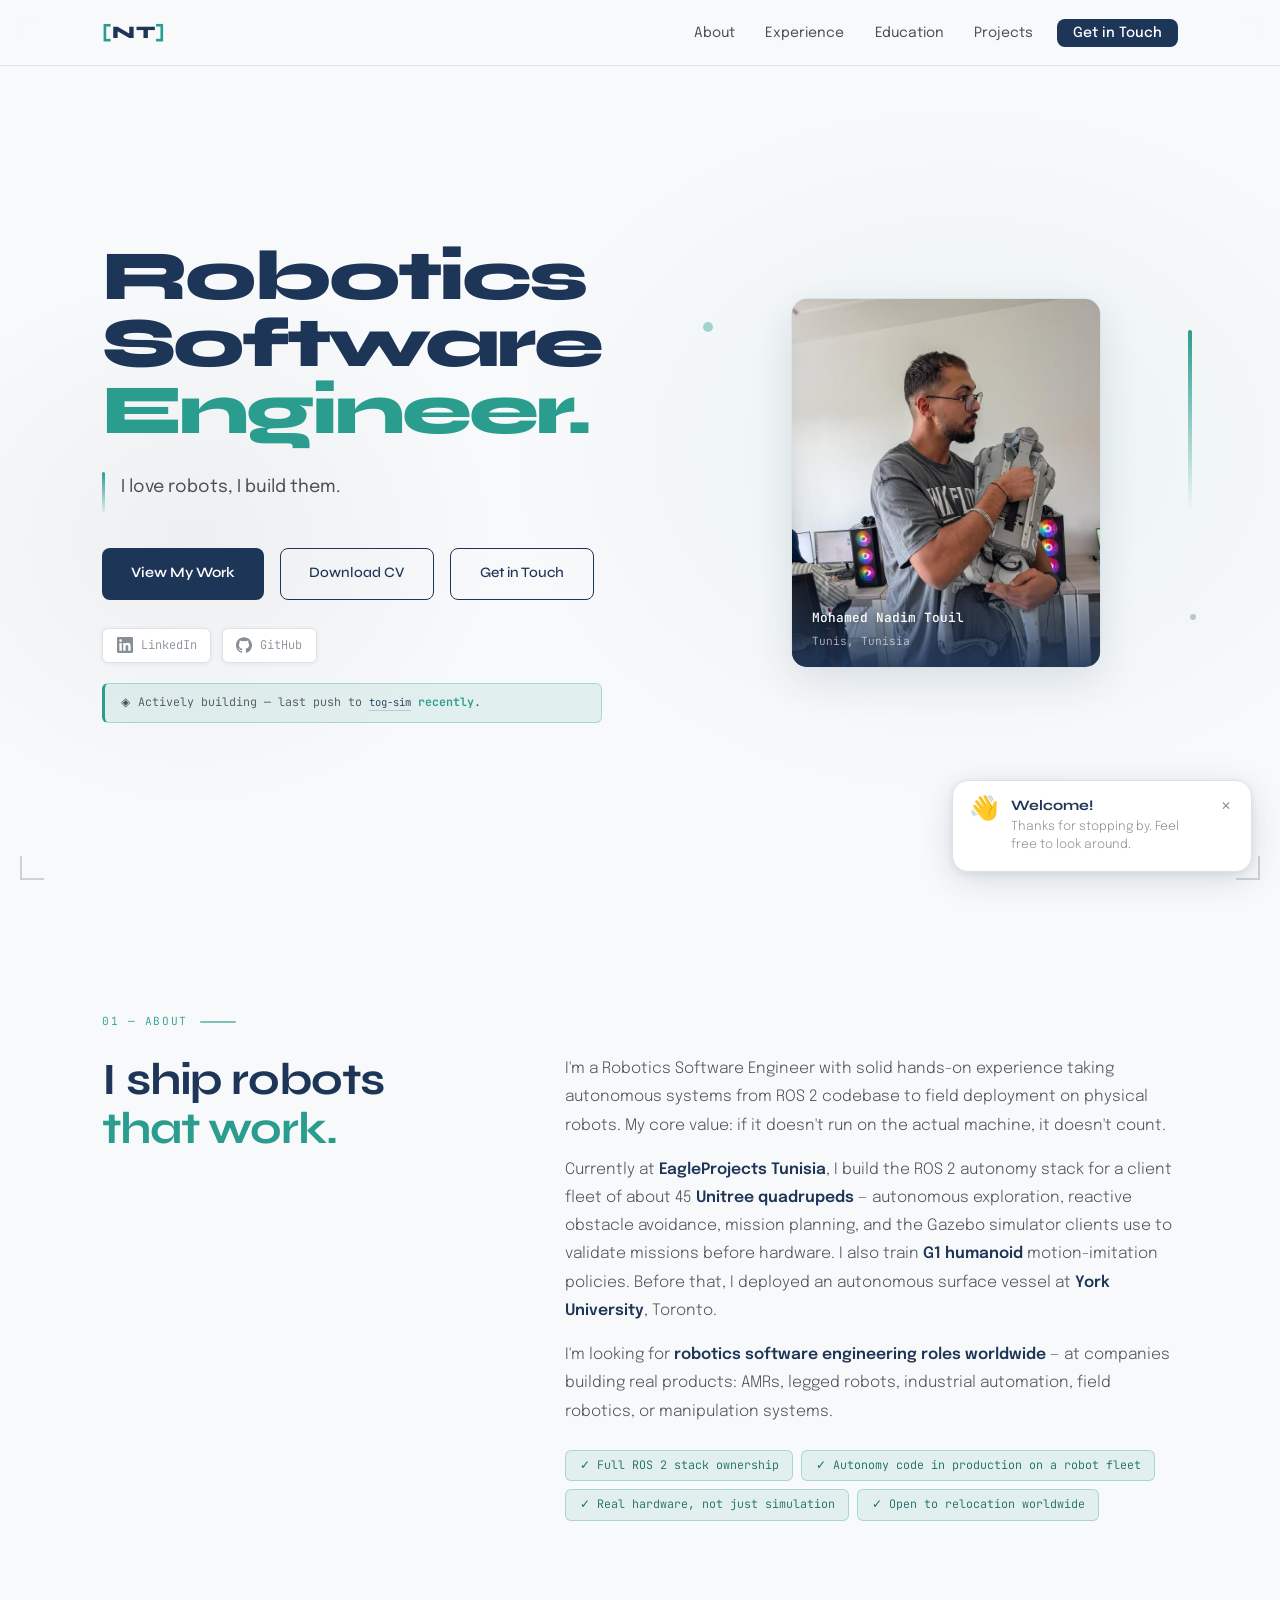
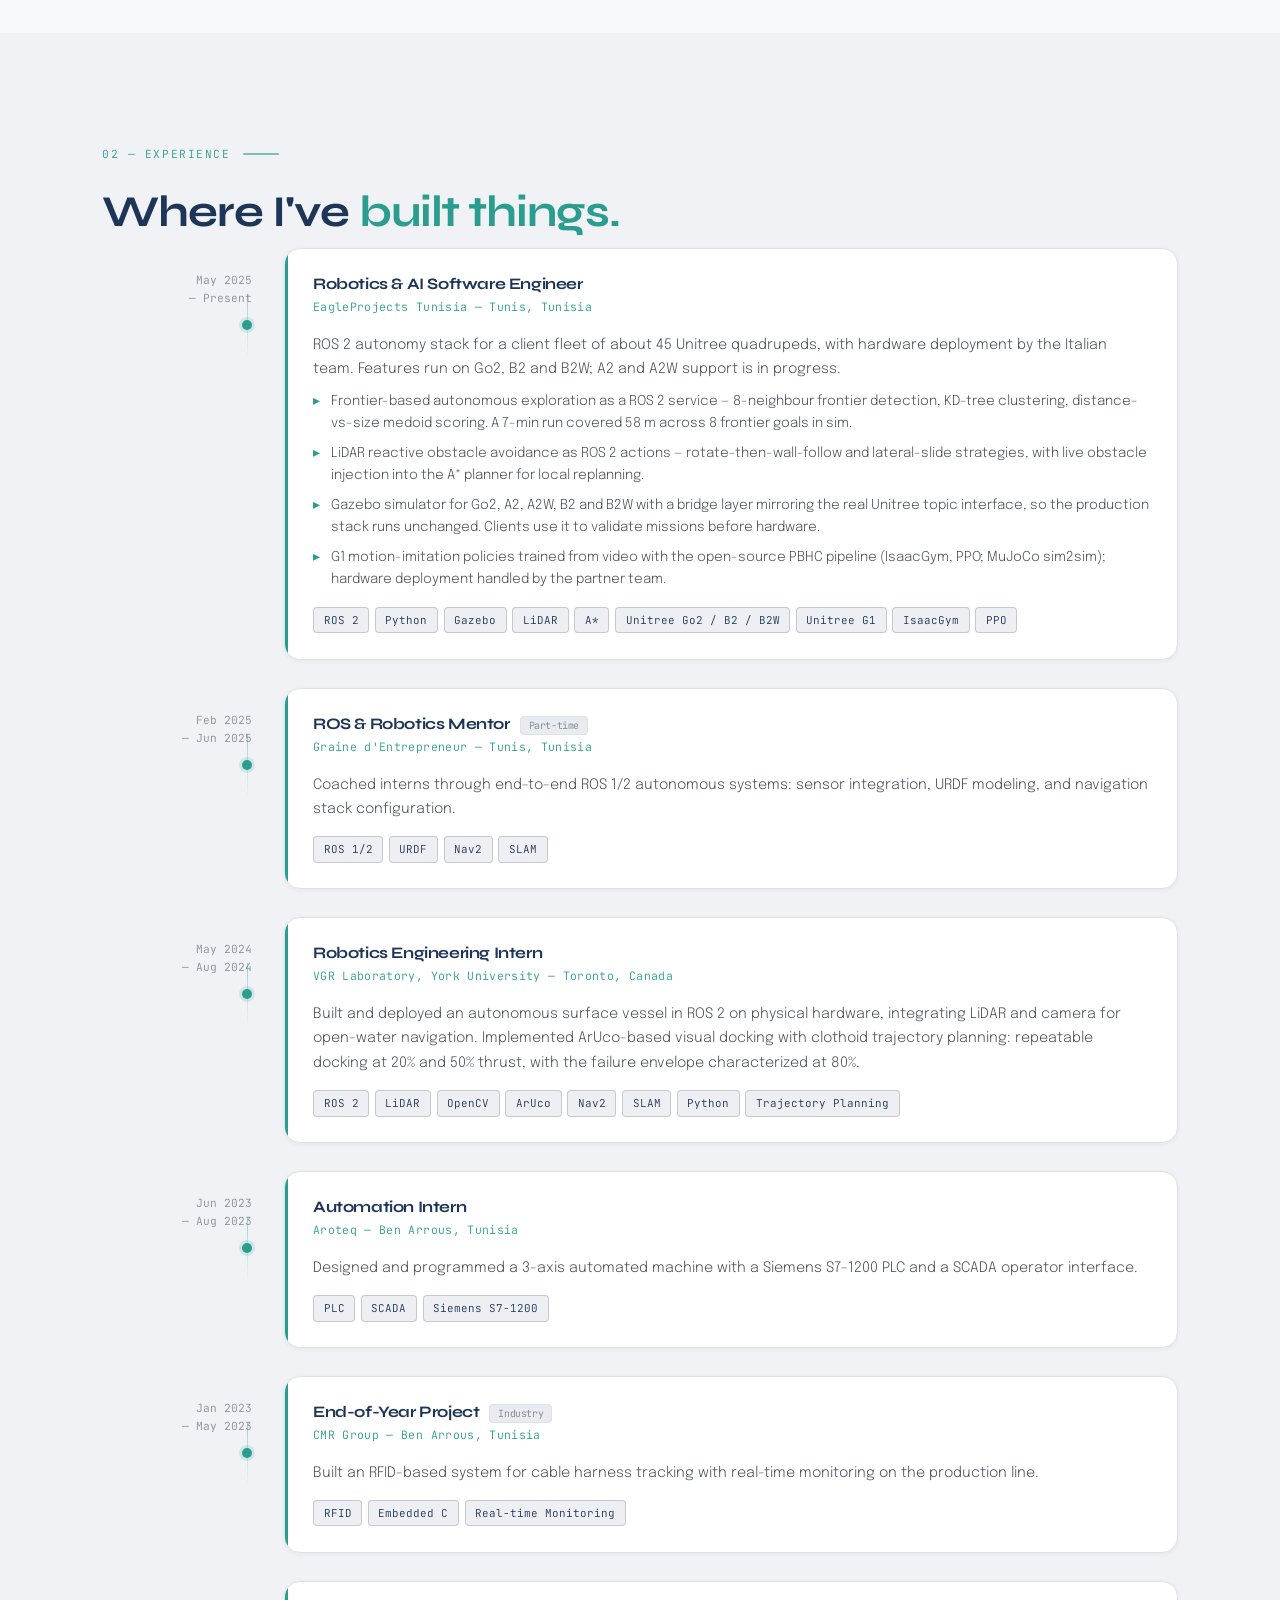
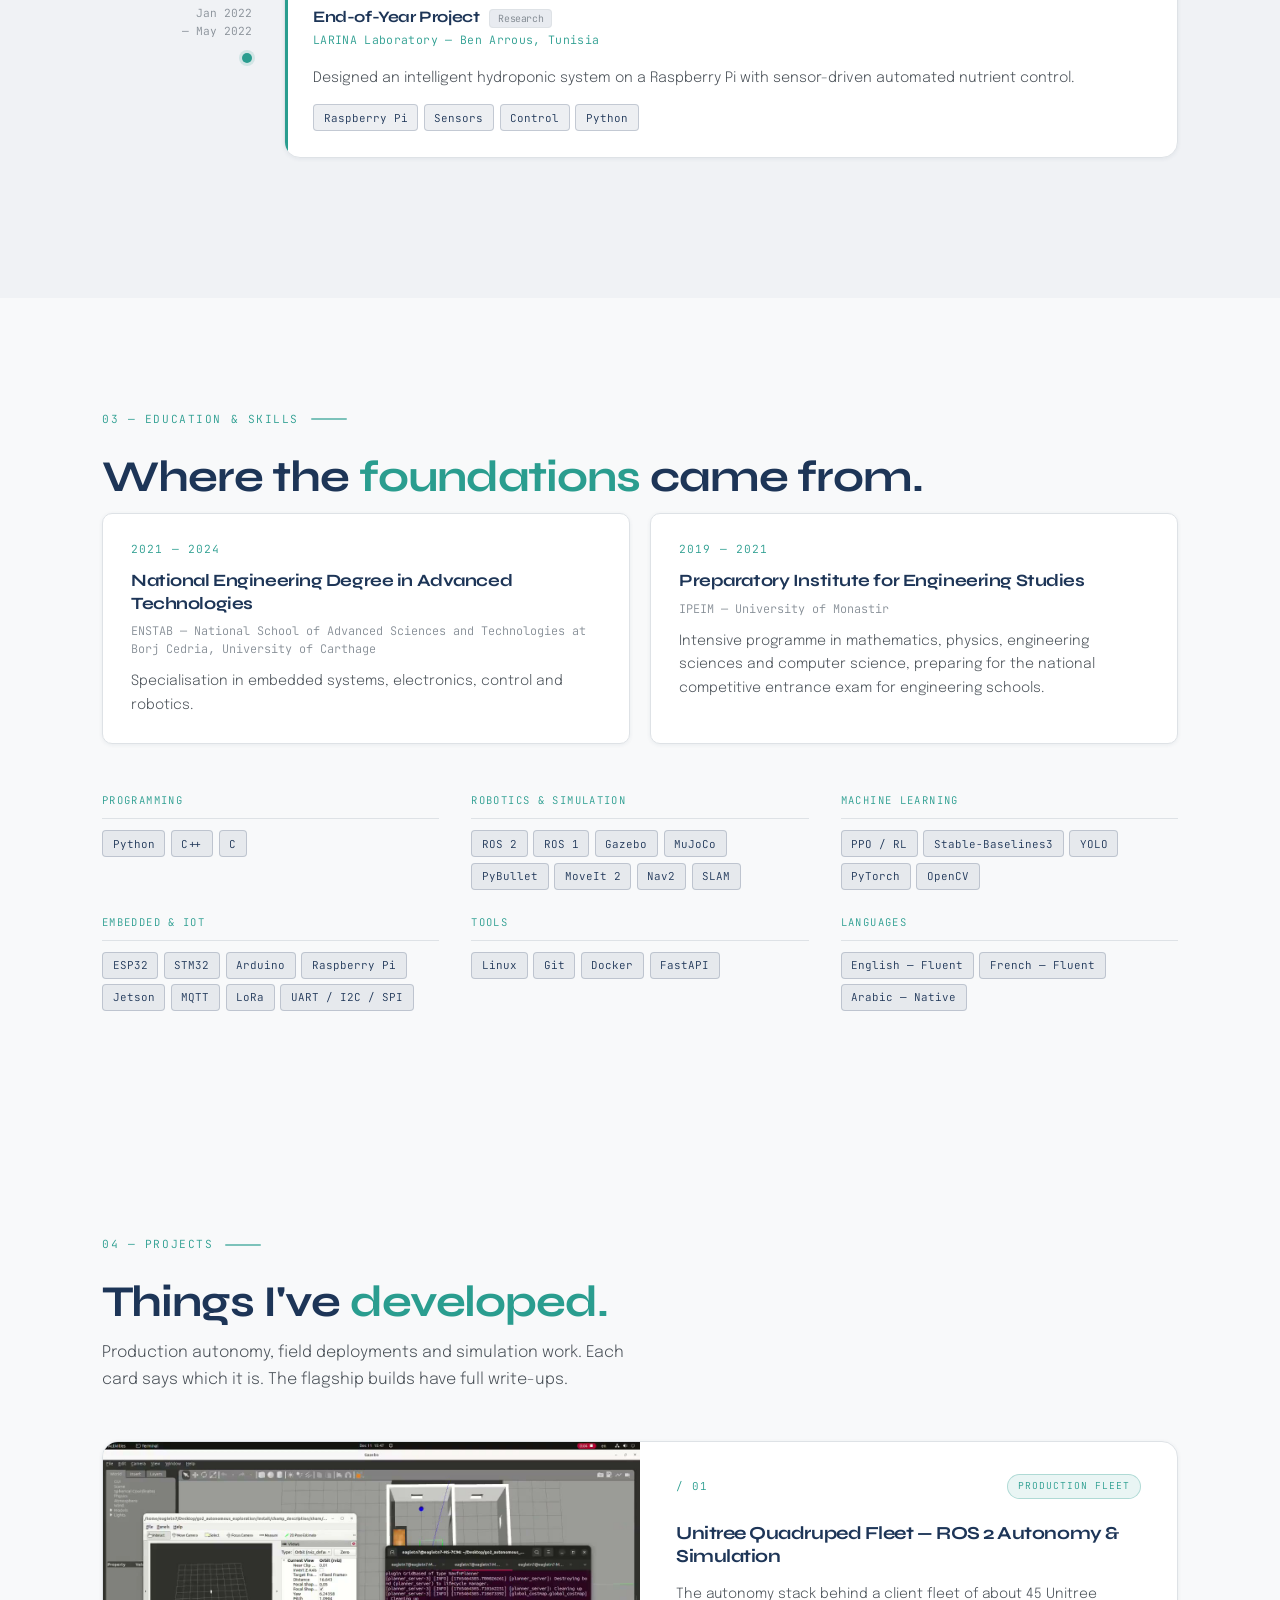
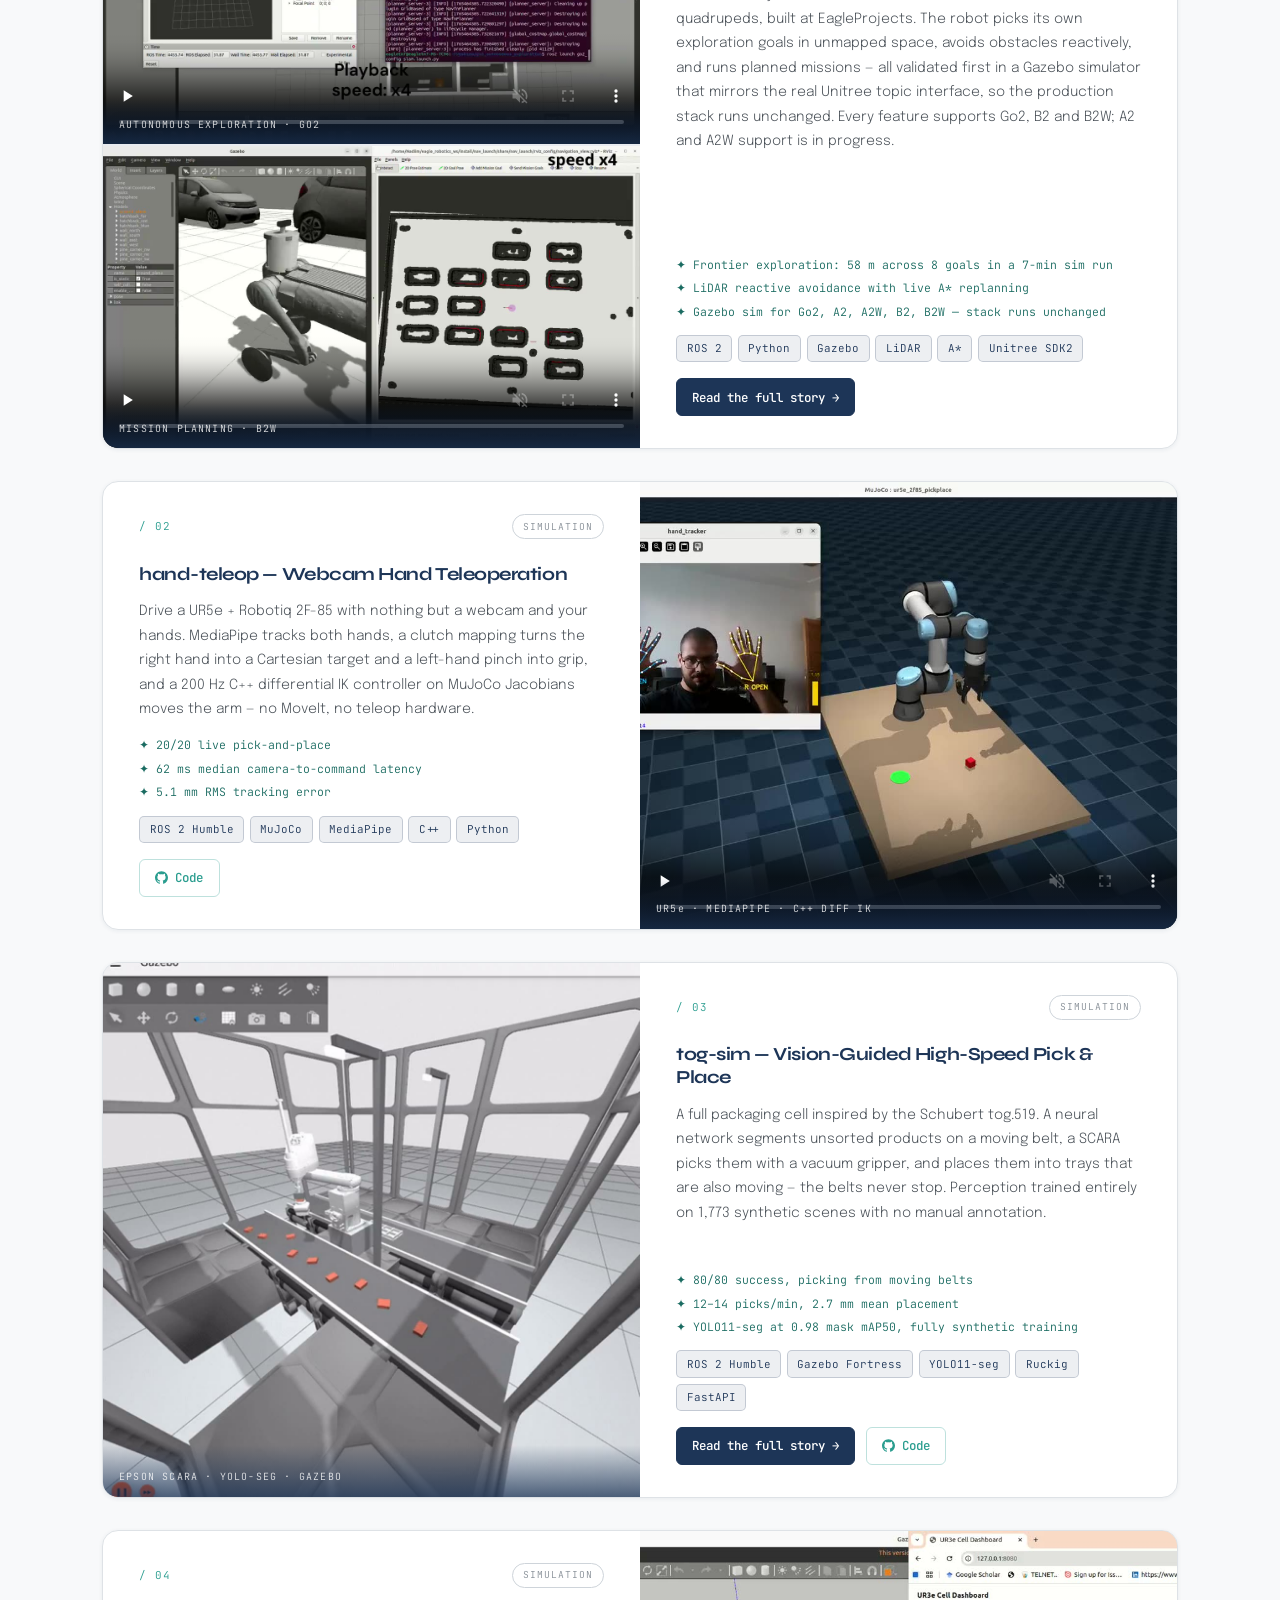
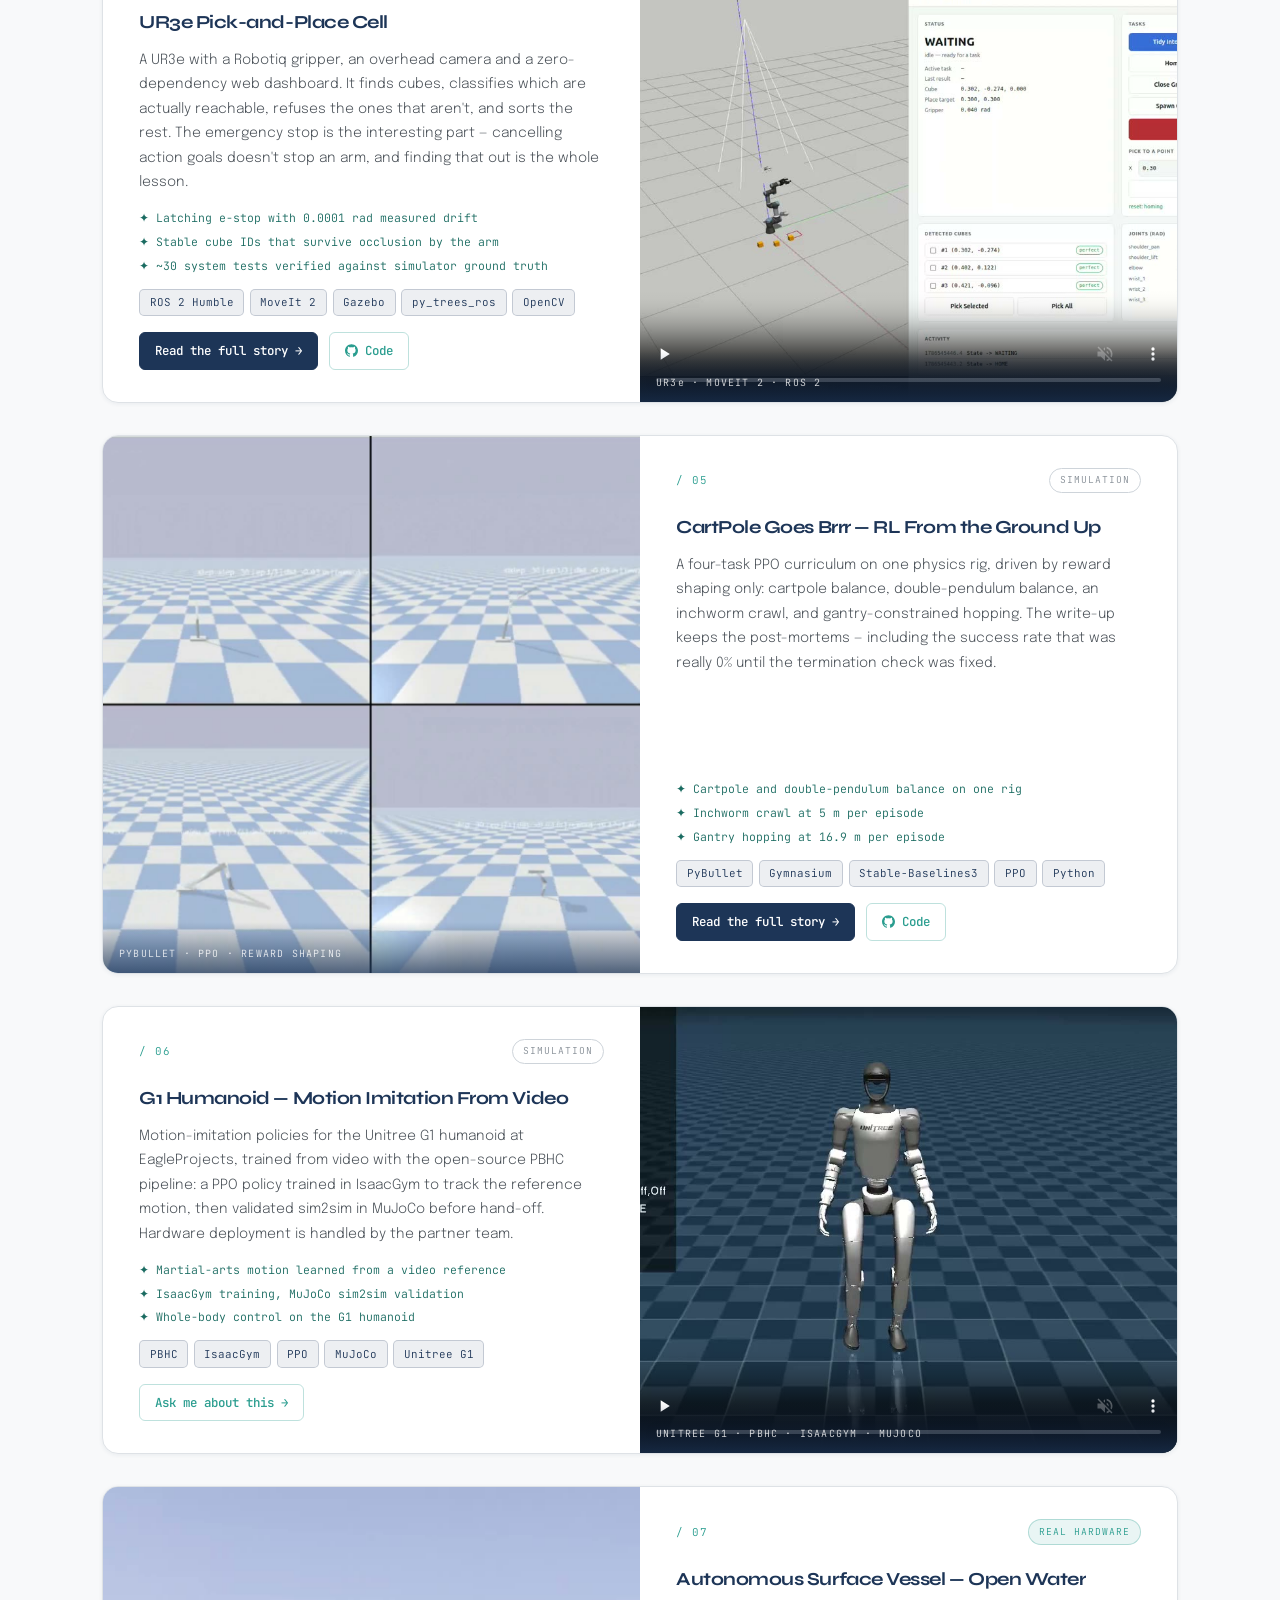
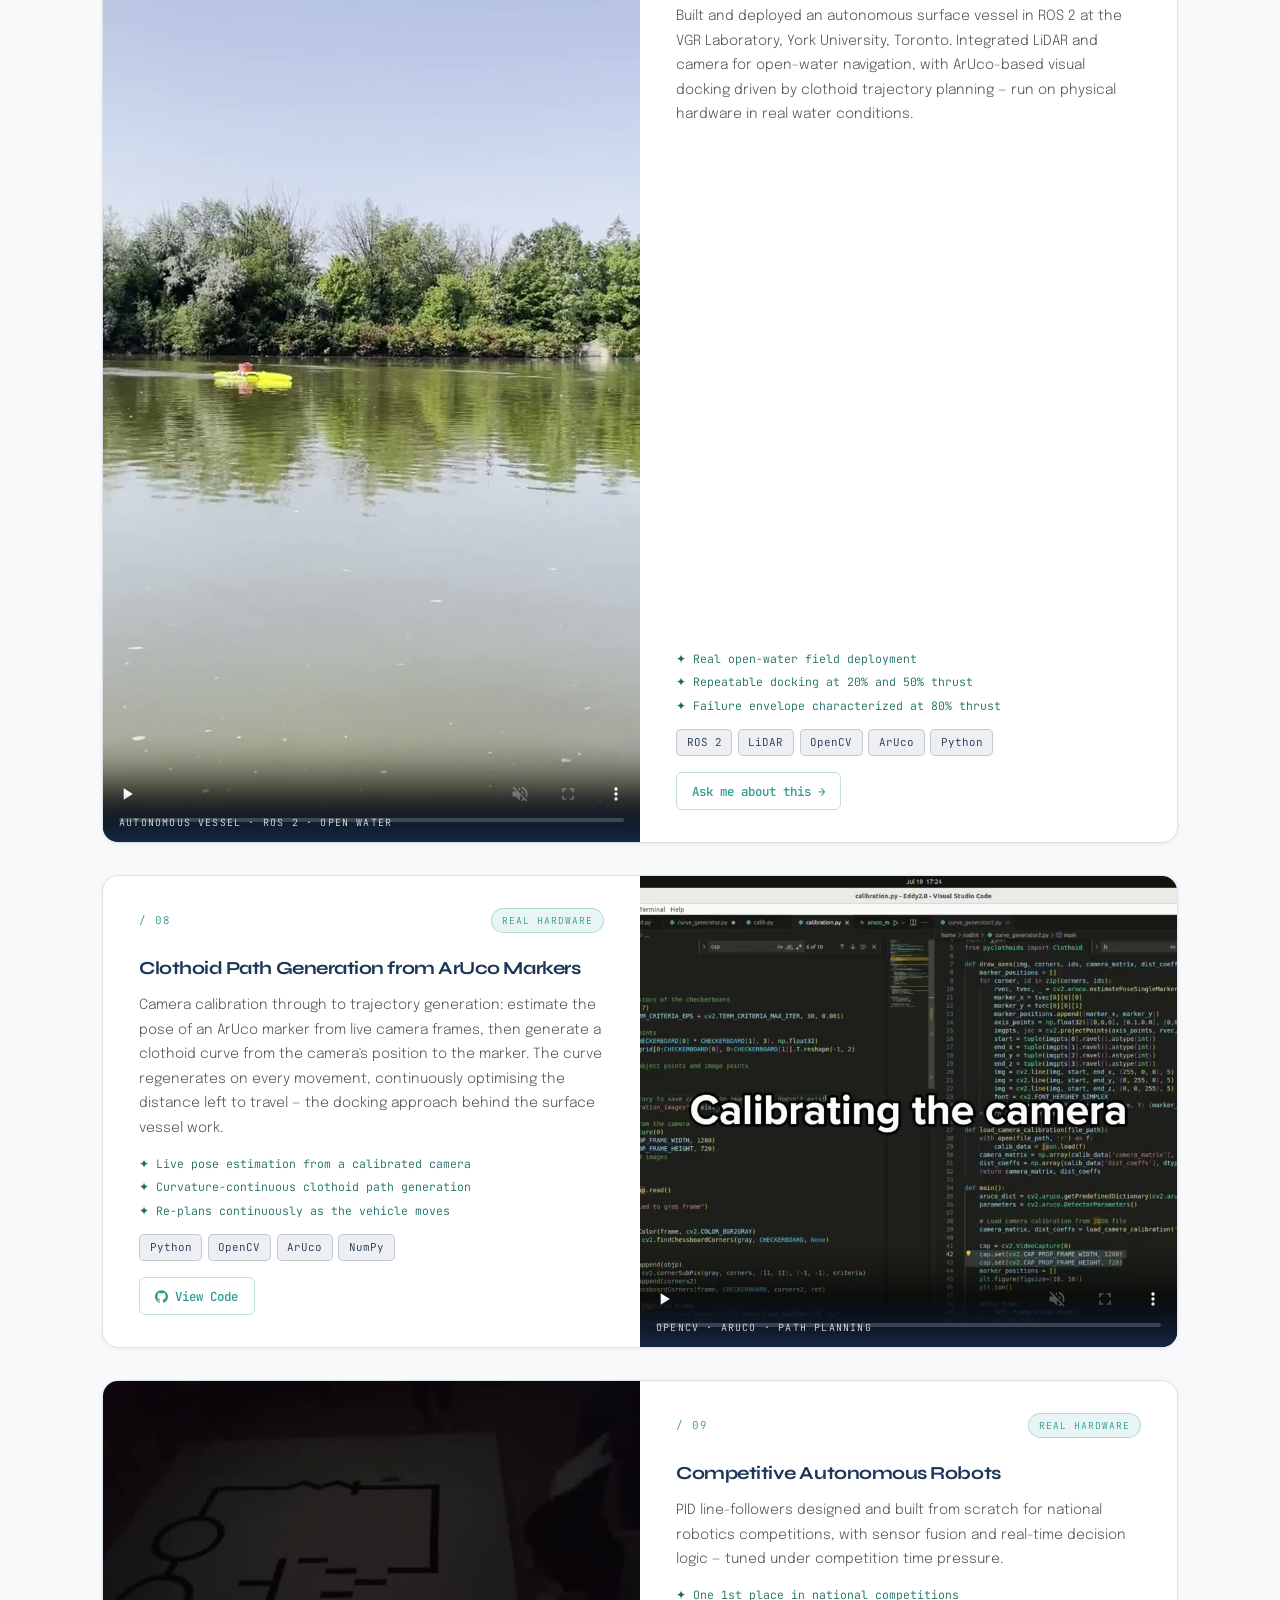
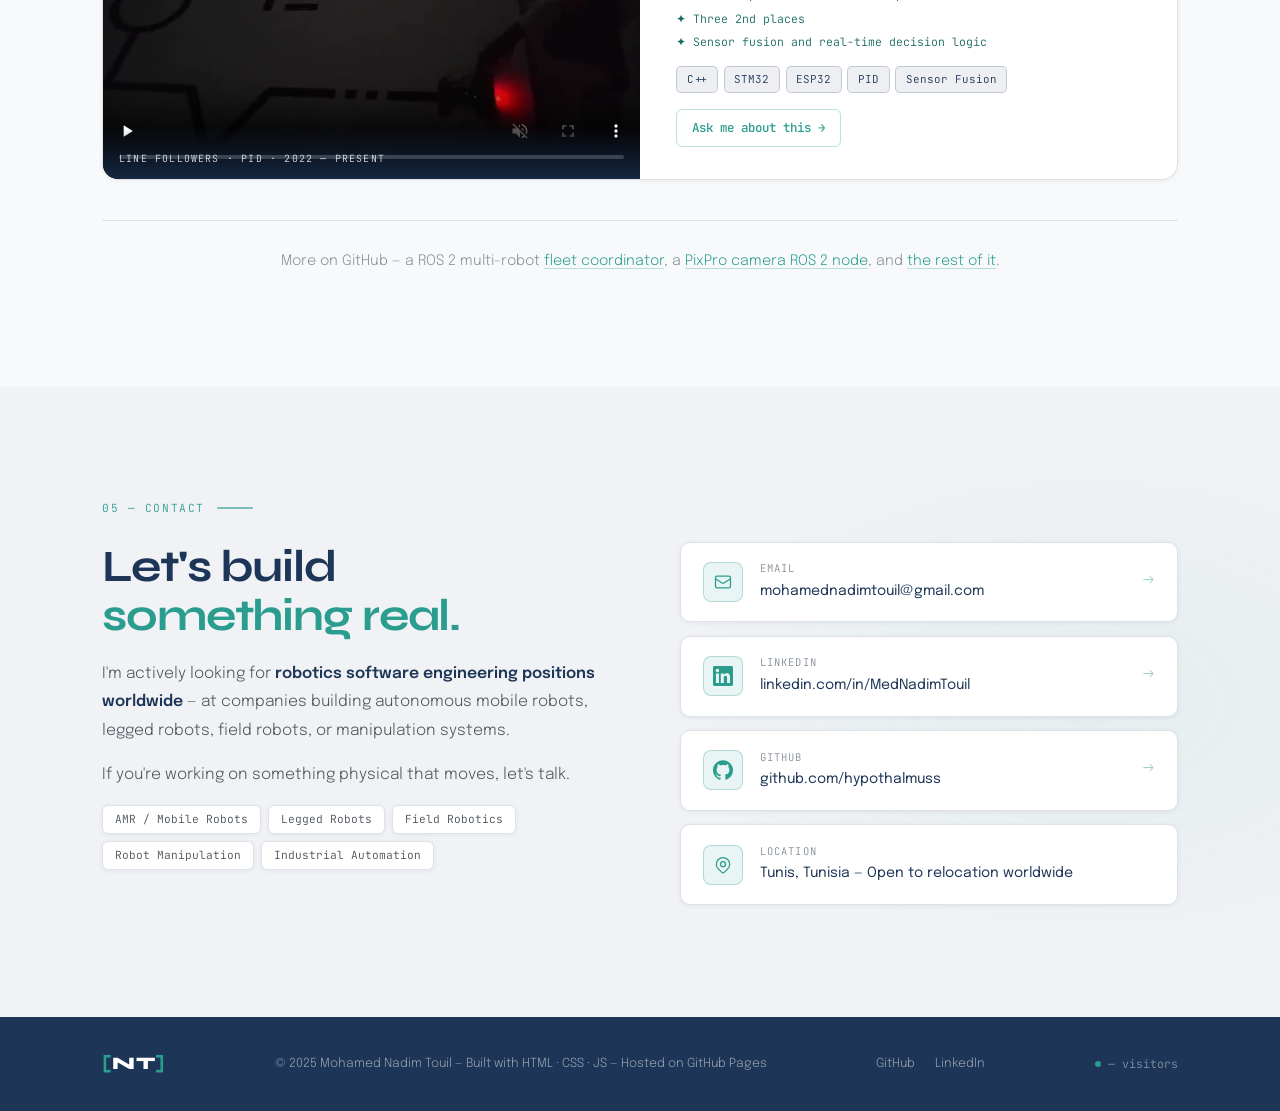
<file: index.html>
<!DOCTYPE html>
<html lang="en">
<head>
  <meta charset="UTF-8" />
  <meta name="viewport" content="width=device-width, initial-scale=1.0" />
  <title>Mohamed Nadim Touil — Robotics Software Engineer</title>
  <meta name="description" content="Robotics Software Engineer building ROS 2 autonomy and simulation for legged robots, with autonomy code in production on a commercial quadruped fleet." />
  <link rel="stylesheet" href="style.css" />
  <link rel="preconnect" href="https://fonts.googleapis.com" />
  <link rel="preconnect" href="https://fonts.gstatic.com" crossorigin />
  <link href="https://fonts.googleapis.com/css2?family=Syne:wght@400;500;600;700;800&family=Epilogue:ital,wght@0,300;0,400;0,500;1,300&family=JetBrains+Mono:wght@400;500&display=swap" rel="stylesheet" />
  <link rel="canonical" href="https://hypothalmuss.github.io/portfolio/" />
  <meta property="og:type" content="website" />
  <meta property="og:title" content="Mohamed Nadim Touil — Robotics Software Engineer" />
  <meta property="og:description" content="ROS 2 autonomy and simulation for legged robots, manipulation, reinforcement learning, and hardware deployment on marine and ground robots." />
  <meta property="og:url" content="https://hypothalmuss.github.io/portfolio/" />
  <meta property="og:image" content="https://hypothalmuss.github.io/portfolio/assets/images/profile.jpg" />
  <meta name="twitter:card" content="summary_large_image" />
  <script type="application/ld+json">
{
  "@context": "https://schema.org",
  "@type": "Person",
  "name": "Mohamed Nadim Touil",
  "jobTitle": "Robotics Software Engineer",
  "email": "mailto:mohamednadimtouil@gmail.com",
  "url": "https://hypothalmuss.github.io/portfolio/",
  "address": {
    "@type": "PostalAddress",
    "addressLocality": "Tunis",
    "addressCountry": "TN"
  },
  "sameAs": [
    "https://github.com/Hypothalmuss",
    "https://linkedin.com/in/MedNadimTouil"
  ],
  "worksFor": {
    "@type": "Organization",
    "name": "EagleProjects Tunisia"
  },
  "alumniOf": [
    {
      "@type": "CollegeOrUniversity",
      "name": "ENSTAB — National School of Advanced Sciences and Technologies at Borj Cedria, University of Carthage"
    },
    {
      "@type": "CollegeOrUniversity",
      "name": "IPEIM — Preparatory Institute for Engineering Studies, University of Monastir"
    }
  ],
  "knowsLanguage": [
    "English",
    "French",
    "Arabic"
  ],
  "knowsAbout": [
    "ROS 2",
    "SLAM",
    "Autonomous Navigation",
    "Reinforcement Learning",
    "MoveIt 2",
    "Gazebo",
    "Robot Manipulation",
    "Legged Robotics",
    "Computer Vision",
    "Embedded Systems"
  ]
}
  </script>
</head>
<body>

  <!-- ═══ NAVBAR ═══ -->
  <nav id="navbar">
    <div class="nav-inner">
      <a href="#hero" class="nav-logo">
        <span class="logo-bracket">[</span>NT<span class="logo-bracket">]</span>
      </a>
      <button class="nav-toggle" id="navToggle" aria-label="Toggle menu">
        <span></span><span></span><span></span>
      </button>
      <ul class="nav-links" id="navLinks">
        <li><a href="#about">About</a></li>
        <li><a href="#experience">Experience</a></li>
        <li><a href="#education">Education</a></li>
        <li><a href="#projects">Projects</a></li>
        <li><a href="#contact" class="nav-cta">Get in Touch</a></li>
      </ul>
    </div>
  </nav>

  <!-- ═══ HERO ═══ -->
  <header id="hero">
    <div class="hud-corner hud-tl" aria-hidden="true"></div>
    <div class="hud-corner hud-tr" aria-hidden="true"></div>
    <div class="hud-corner hud-bl" aria-hidden="true"></div>
    <div class="hud-corner hud-br" aria-hidden="true"></div>

    <div class="hero-inner">
      <div class="hero-content">

        <h1 class="hero-heading">
          <span class="hl">Robotics</span>
          <span class="hl">Software</span>
          <span class="hl hl-accent">Engineer.</span>
        </h1>

        <div class="hero-descriptor">
          <div class="descriptor-bar"></div>
          <p>I love robots, I build them.</p>
        </div>

        <div class="hero-actions">
          <a href="#projects" class="btn-primary">View My Work</a>
          <a href="assets/docs/Mohamed-Nadim-Touil-CV.pdf" class="btn-secondary" download>Download CV</a>
          <a href="mailto:mohamednadimtouil@gmail.com" class="btn-secondary">Get in Touch</a>
        </div>

        <div class="hero-socials">
          <a href="https://linkedin.com/in/MedNadimTouil" target="_blank" rel="noopener">
            <svg viewBox="0 0 24 24" fill="currentColor" width="16" height="16"><path d="M20.447 20.452h-3.554v-5.569c0-1.328-.027-3.037-1.852-3.037-1.853 0-2.136 1.445-2.136 2.939v5.667H9.351V9h3.414v1.561h.046c.477-.9 1.637-1.85 3.37-1.85 3.601 0 4.267 2.37 4.267 5.455v6.286zM5.337 7.433a2.062 2.062 0 01-2.063-2.065 2.064 2.064 0 112.063 2.065zm1.782 13.019H3.555V9h3.564v11.452zM22.225 0H1.771C.792 0 0 .774 0 1.729v20.542C0 23.227.792 24 1.771 24h20.451C23.2 24 24 23.227 24 22.271V1.729C24 .774 23.2 0 22.222 0h.003z"/></svg>
            LinkedIn
          </a>
          <a href="https://github.com/hypothalmuss" target="_blank" rel="noopener">
            <svg viewBox="0 0 24 24" fill="currentColor" width="16" height="16"><path d="M12 .297c-6.63 0-12 5.373-12 12 0 5.303 3.438 9.8 8.205 11.385.6.113.82-.258.82-.577 0-.285-.01-1.04-.015-2.04-3.338.724-4.042-1.61-4.042-1.61C4.422 18.07 3.633 17.7 3.633 17.7c-1.087-.744.084-.729.084-.729 1.205.084 1.838 1.236 1.838 1.236 1.07 1.835 2.809 1.305 3.495.998.108-.776.417-1.305.76-1.605-2.665-.3-5.466-1.332-5.466-5.93 0-1.31.465-2.38 1.235-3.22-.135-.303-.54-1.523.105-3.176 0 0 1.005-.322 3.3 1.23.96-.267 1.98-.399 3-.405 1.02.006 2.04.138 3 .405 2.28-1.552 3.285-1.23 3.285-1.23.645 1.653.24 2.873.12 3.176.765.84 1.23 1.91 1.23 3.22 0 4.61-2.805 5.625-5.475 5.92.42.36.81 1.096.81 2.22 0 1.606-.015 2.896-.015 3.286 0 .315.21.69.825.57C20.565 22.092 24 17.592 24 12.297c0-6.627-5.373-12-12-12"/></svg>
            GitHub
          </a>
        </div>

        <p class="github-notice" data-gh-repo="tog-sim">
          <span class="notice-icon">◈</span>
          <span class="notice-text">Actively building — last push to <a href="https://github.com/Hypothalmuss/tog-sim" target="_blank" rel="noopener"><code>tog-sim</code></a> <strong data-gh="updated">recently</strong>.</span>
        </p>

      </div>

      <div class="hero-photo-block">
        <div class="photo-frame">
          <img src="assets/images/profile.jpg" alt="Mohamed Nadim Touil" />
          <div class="photo-label">
            <span class="mono">Mohamed Nadim Touil</span>
            <span class="mono dim">Tunis, Tunisia</span>
          </div>
        </div>
        <div class="photo-bar"></div>
        <div class="photo-dot pd1"></div>
        <div class="photo-dot pd2"></div>
      </div>
    </div>
  </header>

  <!-- ═══ ABOUT ═══ -->
  <section id="about" class="section">
    <div class="container">
      <div class="eyebrow">01 — About</div>
      <div class="about-layout">
        <div class="about-left">
          <h2>I ship robots<br/><em>that work.</em></h2>
        </div>
        <div class="about-right">
          <p>I'm a Robotics Software Engineer with solid hands-on experience taking autonomous systems from ROS 2 codebase to field deployment on physical robots. My core value: if it doesn't run on the actual machine, it doesn't count.</p>
          <p>Currently at <strong>EagleProjects Tunisia</strong>, I build the ROS 2 autonomy stack for a client fleet of about 45 <strong>Unitree quadrupeds</strong> — autonomous exploration, reactive obstacle avoidance, mission planning, and the Gazebo simulator clients use to validate missions before hardware. I also train <strong>G1 humanoid</strong> motion-imitation policies. Before that, I deployed an autonomous surface vessel at <strong>York University</strong>, Toronto.</p>
          <p>I'm looking for <strong>robotics software engineering roles worldwide</strong> — at companies building real products: AMRs, legged robots, industrial automation, field robotics, or manipulation systems.</p>
          <div class="about-pills">
            <span>✓ Full ROS 2 stack ownership</span>
            <span>✓ Autonomy code in production on a robot fleet</span>
            <span>✓ Real hardware, not just simulation</span>
            <span>✓ Open to relocation worldwide</span>
          </div>
        </div>
      </div>
    </div>
  </section>

  <!-- ═══ EXPERIENCE ═══ -->
  <section id="experience" class="section section-alt">
    <div class="container">
      <div class="eyebrow">02 — Experience</div>
      <h2 class="sh2">Where I've <em>built things.</em></h2>
      <div class="timeline">

        <div class="tl reveal">
          <div class="tl-meta">
            <div class="tl-date mono">May 2025<br/>— Present</div>
            <div class="tl-dot"></div>
          </div>
          <div class="tl-card">
            <div class="tl-accent-bar"></div>
            <h3>Robotics &amp; AI Software Engineer</h3>
            <p class="tl-company mono">EagleProjects Tunisia — Tunis, Tunisia</p>
            <p class="tl-desc">ROS 2 autonomy stack for a client fleet of about 45 Unitree quadrupeds, with hardware deployment by the Italian team. Features run on Go2, B2 and B2W; A2 and A2W support is in progress.</p>
            <ul class="tl-points">
              <li>Frontier-based autonomous exploration as a ROS 2 service — 8-neighbour frontier detection, KD-tree clustering, distance-vs-size medoid scoring. A 7-min run covered 58 m across 8 frontier goals in sim.</li>
              <li>LiDAR reactive obstacle avoidance as ROS 2 actions — rotate-then-wall-follow and lateral-slide strategies, with live obstacle injection into the A* planner for local replanning.</li>
              <li>Gazebo simulator for Go2, A2, A2W, B2 and B2W with a bridge layer mirroring the real Unitree topic interface, so the production stack runs unchanged. Clients use it to validate missions before hardware.</li>
              <li>G1 motion-imitation policies trained from video with the open-source PBHC pipeline (IsaacGym, PPO; MuJoCo sim2sim); hardware deployment handled by the partner team.</li>
            </ul>
            <div class="chips">
              <span>ROS 2</span><span>Python</span><span>Gazebo</span><span>LiDAR</span><span>A*</span>
              <span>Unitree Go2 / B2 / B2W</span><span>Unitree G1</span><span>IsaacGym</span><span>PPO</span>
            </div>
          </div>
        </div>

        <div class="tl reveal">
          <div class="tl-meta">
            <div class="tl-date mono">Feb 2025<br/>— Jun 2025</div>
            <div class="tl-dot"></div>
          </div>
          <div class="tl-card">
            <div class="tl-accent-bar"></div>
            <h3>ROS &amp; Robotics Mentor <span class="badge-sm">Part-time</span></h3>
            <p class="tl-company mono">Graine d'Entrepreneur — Tunis, Tunisia</p>
            <p class="tl-desc">Coached interns through end-to-end ROS 1/2 autonomous systems: sensor integration, URDF modeling, and navigation stack configuration.</p>
            <div class="chips">
              <span>ROS 1/2</span><span>URDF</span><span>Nav2</span><span>SLAM</span>
            </div>
          </div>
        </div>

        <div class="tl reveal">
          <div class="tl-meta">
            <div class="tl-date mono">May 2024<br/>— Aug 2024</div>
            <div class="tl-dot"></div>
          </div>
          <div class="tl-card">
            <div class="tl-accent-bar"></div>
            <h3>Robotics Engineering Intern</h3>
            <p class="tl-company mono">VGR Laboratory, York University — Toronto, Canada</p>
            <p class="tl-desc">Built and deployed an autonomous surface vessel in ROS 2 on physical hardware, integrating LiDAR and camera for open-water navigation. Implemented ArUco-based visual docking with clothoid trajectory planning: repeatable docking at 20% and 50% thrust, with the failure envelope characterized at 80%.</p>
            <div class="chips">
              <span>ROS 2</span><span>LiDAR</span><span>OpenCV</span><span>ArUco</span>
              <span>Nav2</span><span>SLAM</span><span>Python</span><span>Trajectory Planning</span>
            </div>
          </div>
        </div>

        <div class="tl reveal">
          <div class="tl-meta">
            <div class="tl-date mono">Jun 2023<br/>— Aug 2023</div>
            <div class="tl-dot"></div>
          </div>
          <div class="tl-card">
            <div class="tl-accent-bar"></div>
            <h3>Automation Intern</h3>
            <p class="tl-company mono">Aroteq — Ben Arrous, Tunisia</p>
            <p class="tl-desc">Designed and programmed a 3-axis automated machine with a Siemens S7-1200 PLC and a SCADA operator interface.</p>
            <div class="chips">
              <span>PLC</span><span>SCADA</span><span>Siemens S7-1200</span>
            </div>
          </div>
        </div>

        <div class="tl reveal">
          <div class="tl-meta">
            <div class="tl-date mono">Jan 2023<br/>— May 2023</div>
            <div class="tl-dot"></div>
          </div>
          <div class="tl-card">
            <div class="tl-accent-bar"></div>
            <h3>End-of-Year Project <span class="badge-sm">Industry</span></h3>
            <p class="tl-company mono">CMR Group — Ben Arrous, Tunisia</p>
            <p class="tl-desc">Built an RFID-based system for cable harness tracking with real-time monitoring on the production line.</p>
            <div class="chips">
              <span>RFID</span><span>Embedded C</span><span>Real-time Monitoring</span>
            </div>
          </div>
        </div>

        <div class="tl reveal">
          <div class="tl-meta">
            <div class="tl-date mono">Jan 2022<br/>— May 2022</div>
            <div class="tl-dot"></div>
          </div>
          <div class="tl-card">
            <div class="tl-accent-bar"></div>
            <h3>End-of-Year Project <span class="badge-sm">Research</span></h3>
            <p class="tl-company mono">LARINA Laboratory — Ben Arrous, Tunisia</p>
            <p class="tl-desc">Designed an intelligent hydroponic system on a Raspberry Pi with sensor-driven automated nutrient control.</p>
            <div class="chips">
              <span>Raspberry Pi</span><span>Sensors</span><span>Control</span><span>Python</span>
            </div>
          </div>
        </div>

      </div>
    </div>
  </section>

  <!-- ═══ EDUCATION & SKILLS ═══ -->
  <section id="education" class="section">
    <div class="container">
      <div class="eyebrow">03 — Education &amp; Skills</div>
      <h2 class="sh2">Where the <em>foundations</em> came from.</h2>

      <div class="edu-grid">
        <div class="edu-card reveal">
          <div class="edu-date mono">2021 — 2024</div>
          <h3>National Engineering Degree in Advanced Technologies</h3>
          <p class="edu-school mono">ENSTAB — National School of Advanced Sciences and Technologies at Borj Cedria, University of Carthage</p>
          <p class="edu-desc">Specialisation in embedded systems, electronics, control and robotics.</p>
        </div>

        <div class="edu-card reveal">
          <div class="edu-date mono">2019 — 2021</div>
          <h3>Preparatory Institute for Engineering Studies</h3>
          <p class="edu-school mono">IPEIM — University of Monastir</p>
          <p class="edu-desc">Intensive programme in mathematics, physics, engineering sciences and computer science, preparing for the national competitive entrance exam for engineering schools.</p>
        </div>
      </div>

      <div class="skills-grid">
        <div class="skill-block reveal">
          <div class="skill-k mono">Programming</div>
          <div class="chips"><span>Python</span><span>C++</span><span>C</span></div>
        </div>
        <div class="skill-block reveal">
          <div class="skill-k mono">Robotics &amp; Simulation</div>
          <div class="chips"><span>ROS 2</span><span>ROS 1</span><span>Gazebo</span><span>MuJoCo</span><span>PyBullet</span><span>MoveIt 2</span><span>Nav2</span><span>SLAM</span></div>
        </div>
        <div class="skill-block reveal">
          <div class="skill-k mono">Machine Learning</div>
          <div class="chips"><span>PPO / RL</span><span>Stable-Baselines3</span><span>YOLO</span><span>PyTorch</span><span>OpenCV</span></div>
        </div>
        <div class="skill-block reveal">
          <div class="skill-k mono">Embedded &amp; IoT</div>
          <div class="chips"><span>ESP32</span><span>STM32</span><span>Arduino</span><span>Raspberry Pi</span><span>Jetson</span><span>MQTT</span><span>LoRa</span><span>UART / I2C / SPI</span></div>
        </div>
        <div class="skill-block reveal">
          <div class="skill-k mono">Tools</div>
          <div class="chips"><span>Linux</span><span>Git</span><span>Docker</span><span>FastAPI</span></div>
        </div>
        <div class="skill-block reveal">
          <div class="skill-k mono">Languages</div>
          <div class="chips"><span>English — Fluent</span><span>French — Fluent</span><span>Arabic — Native</span></div>
        </div>
      </div>
    </div>
  </section>

  <!-- ═══ PROJECTS ═══ -->
  <section id="projects" class="section">
    <div class="container">
      <div class="eyebrow">04 — Projects</div>
      <h2 class="sh2">Things I've <em>developed.</em></h2>
      <p class="section-sub">Production autonomy, field deployments and simulation work. Each card says which it is. The flagship builds have full write-ups.</p>

      <div class="projects-list">

        <!-- P1 — Unitree fleet autonomy (EagleProjects) -->
        <article class="pcard reveal">
          <div class="pcard-media dual">
            <div class="media-frame">
              <video controls preload="none" playsinline muted poster="assets/posters/go2-nav.jpg">
                <source src="assets/videos/go2-nav.mp4" type="video/mp4" />
              </video>
              <div class="pcard-tag mono">AUTONOMOUS EXPLORATION · GO2</div>
            </div>
            <div class="media-frame">
              <video controls preload="none" playsinline muted poster="assets/posters/b2w-mission-planning.jpg">
                <source src="assets/videos/b2w-mission-planning.mp4" type="video/mp4" />
              </video>
              <div class="pcard-tag mono">MISSION PLANNING · B2W</div>
            </div>
          </div>
          <div class="pcard-body">
            <div class="pcard-head"><span class="pnum mono">/ 01</span><span class="pkind pkind-hw mono">Production fleet</span></div>
            <h3>Unitree Quadruped Fleet — ROS 2 Autonomy &amp; Simulation</h3>
            <p>The autonomy stack behind a client fleet of about 45 Unitree quadrupeds, built at EagleProjects. The robot picks its own exploration goals in unmapped space, avoids obstacles reactively, and runs planned missions — all validated first in a Gazebo simulator that mirrors the real Unitree topic interface, so the production stack runs unchanged. Every feature supports Go2, B2 and B2W; A2 and A2W support is in progress.</p>
            <div class="pwins">
              <span>✦ Frontier exploration: 58 m across 8 goals in a 7-min sim run</span>
              <span>✦ LiDAR reactive avoidance with live A* replanning</span>
              <span>✦ Gazebo sim for Go2, A2, A2W, B2, B2W — stack runs unchanged</span>
            </div>
            <div class="pstack"><span>ROS 2</span><span>Python</span><span>Gazebo</span><span>LiDAR</span><span>A*</span><span>Unitree SDK2</span></div>
            <div class="plinks">
              <a href="projects/go2.html" class="link-btn link-btn-primary">Read the full story →</a>
            </div>
          </div>
        </article>

        <!-- P2 — hand-teleop -->
        <article class="pcard reveal">
          <div class="pcard-media">
            <video controls preload="none" playsinline muted poster="assets/posters/hand-teleop.jpg">
              <source src="assets/videos/hand-teleop.mp4" type="video/mp4" />
            </video>
            <div class="pcard-tag mono">UR5e · MEDIAPIPE · C++ DIFF IK</div>
          </div>
          <div class="pcard-body">
            <div class="pcard-head"><span class="pnum mono">/ 02</span><span class="pkind pkind-sim mono">Simulation</span></div>
            <h3>hand-teleop — Webcam Hand Teleoperation</h3>
            <p>Drive a UR5e + Robotiq 2F-85 with nothing but a webcam and your hands. MediaPipe tracks both hands, a clutch mapping turns the right hand into a Cartesian target and a left-hand pinch into grip, and a 200 Hz C++ differential IK controller on MuJoCo Jacobians moves the arm — no MoveIt, no teleop hardware.</p>
            <div class="pwins">
              <span>✦ 20/20 live pick-and-place</span>
              <span>✦ 62 ms median camera-to-command latency</span>
              <span>✦ 5.1 mm RMS tracking error</span>
            </div>
            <div class="pstack"><span>ROS 2 Humble</span><span>MuJoCo</span><span>MediaPipe</span><span>C++</span><span>Python</span></div>
            <div class="plinks">
              <a href="https://github.com/Hypothalmuss/hand-teleop" target="_blank" rel="noopener" class="link-btn">
                <svg viewBox="0 0 24 24" fill="currentColor" width="13" height="13"><path d="M12 .297c-6.63 0-12 5.373-12 12 0 5.303 3.438 9.8 8.205 11.385.6.113.82-.258.82-.577 0-.285-.01-1.04-.015-2.04-3.338.724-4.042-1.61-4.042-1.61C4.422 18.07 3.633 17.7 3.633 17.7c-1.087-.744.084-.729.084-.729 1.205.084 1.838 1.236 1.838 1.236 1.07 1.835 2.809 1.305 3.495.998.108-.776.417-1.305.76-1.605-2.665-.3-5.466-1.332-5.466-5.93 0-1.31.465-2.38 1.235-3.22-.135-.303-.54-1.523.105-3.176 0 0 1.005-.322 3.3 1.23.96-.267 1.98-.399 3-.405 1.02.006 2.04.138 3 .405 2.28-1.552 3.285-1.23 3.285-1.23.645 1.653.24 2.873.12 3.176.765.84 1.23 1.91 1.23 3.22 0 4.61-2.805 5.625-5.475 5.92.42.36.81 1.096.81 2.22 0 1.606-.015 2.896-.015 3.286 0 .315.21.69.825.57C20.565 22.092 24 17.592 24 12.297c0-6.627-5.373-12-12-12"/></svg>
                Code
              </a>
            </div>
          </div>
        </article>

        <!-- P2 — tog-sim -->
        <article class="pcard reveal">
          <div class="pcard-media">
            <video autoplay loop muted playsinline preload="none" poster="assets/posters/togsim-speed.jpg">
              <source src="assets/videos/togsim-speed.mp4" type="video/mp4" />
            </video>
            <div class="pcard-tag mono">EPSON SCARA · YOLO-SEG · GAZEBO</div>
          </div>
          <div class="pcard-body">
            <div class="pcard-head"><span class="pnum mono">/ 03</span><span class="pkind pkind-sim mono">Simulation</span></div>
            <h3>tog-sim — Vision-Guided High-Speed Pick &amp; Place</h3>
            <p>A full packaging cell inspired by the Schubert tog.519. A neural network segments unsorted products on a moving belt, a SCARA picks them with a vacuum gripper, and places them into trays that are also moving — the belts never stop. Perception trained entirely on 1,773 synthetic scenes with no manual annotation.</p>
            <div class="pwins">
              <span>✦ 80/80 success, picking from moving belts</span>
              <span>✦ 12–14 picks/min, 2.7 mm mean placement</span>
              <span>✦ YOLO11-seg at 0.98 mask mAP50, fully synthetic training</span>
            </div>
            <div class="pstack"><span>ROS 2 Humble</span><span>Gazebo Fortress</span><span>YOLO11-seg</span><span>Ruckig</span><span>FastAPI</span></div>
            <div class="plinks">
              <a href="projects/tog-sim.html" class="link-btn link-btn-primary">Read the full story →</a>
              <a href="https://github.com/Hypothalmuss/tog-sim" target="_blank" rel="noopener" class="link-btn">
                <svg viewBox="0 0 24 24" fill="currentColor" width="13" height="13"><path d="M12 .297c-6.63 0-12 5.373-12 12 0 5.303 3.438 9.8 8.205 11.385.6.113.82-.258.82-.577 0-.285-.01-1.04-.015-2.04-3.338.724-4.042-1.61-4.042-1.61C4.422 18.07 3.633 17.7 3.633 17.7c-1.087-.744.084-.729.084-.729 1.205.084 1.838 1.236 1.838 1.236 1.07 1.835 2.809 1.305 3.495.998.108-.776.417-1.305.76-1.605-2.665-.3-5.466-1.332-5.466-5.93 0-1.31.465-2.38 1.235-3.22-.135-.303-.54-1.523.105-3.176 0 0 1.005-.322 3.3 1.23.96-.267 1.98-.399 3-.405 1.02.006 2.04.138 3 .405 2.28-1.552 3.285-1.23 3.285-1.23.645 1.653.24 2.873.12 3.176.765.84 1.23 1.91 1.23 3.22 0 4.61-2.805 5.625-5.475 5.92.42.36.81 1.096.81 2.22 0 1.606-.015 2.896-.015 3.286 0 .315.21.69.825.57C20.565 22.092 24 17.592 24 12.297c0-6.627-5.373-12-12-12"/></svg>
                Code
              </a>
            </div>
          </div>
        </article>

        <!-- P3 — UR3e -->
        <article class="pcard reveal">
          <div class="pcard-media">
            <video controls preload="none" playsinline muted poster="assets/posters/ur3e-full-demo.jpg">
              <source src="assets/videos/ur3e-full-demo.mp4" type="video/mp4" />
            </video>
            <div class="pcard-tag mono">UR3e · MOVEIT 2 · ROS 2</div>
          </div>
          <div class="pcard-body">
            <div class="pcard-head"><span class="pnum mono">/ 04</span><span class="pkind pkind-sim mono">Simulation</span></div>
            <h3>UR3e Pick-and-Place Cell</h3>
            <p>A UR3e with a Robotiq gripper, an overhead camera and a zero-dependency web dashboard. It finds cubes, classifies which are actually reachable, refuses the ones that aren't, and sorts the rest. The emergency stop is the interesting part — cancelling action goals doesn't stop an arm, and finding that out is the whole lesson.</p>
            <div class="pwins">
              <span>✦ Latching e-stop with 0.0001 rad measured drift</span>
              <span>✦ Stable cube IDs that survive occlusion by the arm</span>
              <span>✦ ~30 system tests verified against simulator ground truth</span>
            </div>
            <div class="pstack"><span>ROS 2 Humble</span><span>MoveIt 2</span><span>Gazebo</span><span>py_trees_ros</span><span>OpenCV</span></div>
            <div class="plinks">
              <a href="projects/ur3e.html" class="link-btn link-btn-primary">Read the full story →</a>
              <a href="https://github.com/Hypothalmuss/ur3e-pick-and-place" target="_blank" rel="noopener" class="link-btn">
                <svg viewBox="0 0 24 24" fill="currentColor" width="13" height="13"><path d="M12 .297c-6.63 0-12 5.373-12 12 0 5.303 3.438 9.8 8.205 11.385.6.113.82-.258.82-.577 0-.285-.01-1.04-.015-2.04-3.338.724-4.042-1.61-4.042-1.61C4.422 18.07 3.633 17.7 3.633 17.7c-1.087-.744.084-.729.084-.729 1.205.084 1.838 1.236 1.838 1.236 1.07 1.835 2.809 1.305 3.495.998.108-.776.417-1.305.76-1.605-2.665-.3-5.466-1.332-5.466-5.93 0-1.31.465-2.38 1.235-3.22-.135-.303-.54-1.523.105-3.176 0 0 1.005-.322 3.3 1.23.96-.267 1.98-.399 3-.405 1.02.006 2.04.138 3 .405 2.28-1.552 3.285-1.23 3.285-1.23.645 1.653.24 2.873.12 3.176.765.84 1.23 1.91 1.23 3.22 0 4.61-2.805 5.625-5.475 5.92.42.36.81 1.096.81 2.22 0 1.606-.015 2.896-.015 3.286 0 .315.21.69.825.57C20.565 22.092 24 17.592 24 12.297c0-6.627-5.373-12-12-12"/></svg>
                Code
              </a>
            </div>
          </div>
        </article>

        <!-- P4 — CartPole RL -->
        <article class="pcard reveal">
          <div class="pcard-media">
            <video autoplay loop muted playsinline preload="none" poster="assets/posters/cartpole-showreel.jpg">
              <source src="assets/videos/cartpole-showreel.mp4" type="video/mp4" />
            </video>
            <div class="pcard-tag mono">PYBULLET · PPO · REWARD SHAPING</div>
          </div>
          <div class="pcard-body">
            <div class="pcard-head"><span class="pnum mono">/ 05</span><span class="pkind pkind-sim mono">Simulation</span></div>
            <h3>CartPole Goes Brrr — RL From the Ground Up</h3>
            <p>A four-task PPO curriculum on one physics rig, driven by reward shaping only: cartpole balance, double-pendulum balance, an inchworm crawl, and gantry-constrained hopping. The write-up keeps the post-mortems — including the success rate that was really 0% until the termination check was fixed.</p>
            <div class="pwins">
              <span>✦ Cartpole and double-pendulum balance on one rig</span>
              <span>✦ Inchworm crawl at 5 m per episode</span>
              <span>✦ Gantry hopping at 16.9 m per episode</span>
            </div>
            <div class="pstack"><span>PyBullet</span><span>Gymnasium</span><span>Stable-Baselines3</span><span>PPO</span><span>Python</span></div>
            <div class="plinks">
              <a href="projects/cartpole.html" class="link-btn link-btn-primary">Read the full story →</a>
              <a href="https://github.com/Hypothalmuss/CartPole-Goes-Brrr" target="_blank" rel="noopener" class="link-btn">
                <svg viewBox="0 0 24 24" fill="currentColor" width="13" height="13"><path d="M12 .297c-6.63 0-12 5.373-12 12 0 5.303 3.438 9.8 8.205 11.385.6.113.82-.258.82-.577 0-.285-.01-1.04-.015-2.04-3.338.724-4.042-1.61-4.042-1.61C4.422 18.07 3.633 17.7 3.633 17.7c-1.087-.744.084-.729.084-.729 1.205.084 1.838 1.236 1.838 1.236 1.07 1.835 2.809 1.305 3.495.998.108-.776.417-1.305.76-1.605-2.665-.3-5.466-1.332-5.466-5.93 0-1.31.465-2.38 1.235-3.22-.135-.303-.54-1.523.105-3.176 0 0 1.005-.322 3.3 1.23.96-.267 1.98-.399 3-.405 1.02.006 2.04.138 3 .405 2.28-1.552 3.285-1.23 3.285-1.23.645 1.653.24 2.873.12 3.176.765.84 1.23 1.91 1.23 3.22 0 4.61-2.805 5.625-5.475 5.92.42.36.81 1.096.81 2.22 0 1.606-.015 2.896-.015 3.286 0 .315.21.69.825.57C20.565 22.092 24 17.592 24 12.297c0-6.627-5.373-12-12-12"/></svg>
                Code
              </a>
            </div>
          </div>
        </article>

        <!-- P5 — G1 Humanoid -->
        <article class="pcard reveal">
          <div class="pcard-media">
            <video controls preload="none" playsinline muted poster="assets/posters/g1-kungfu-mujoco.jpg">
              <source src="assets/videos/g1-kungfu-mujoco.mp4" type="video/mp4" />
            </video>
            <div class="pcard-tag mono">UNITREE G1 · PBHC · ISAACGYM · MUJOCO</div>
          </div>
          <div class="pcard-body">
            <div class="pcard-head"><span class="pnum mono">/ 06</span><span class="pkind pkind-sim mono">Simulation</span></div>
            <h3>G1 Humanoid — Motion Imitation From Video</h3>
            <p>Motion-imitation policies for the Unitree G1 humanoid at EagleProjects, trained from video with the open-source PBHC pipeline: a PPO policy trained in IsaacGym to track the reference motion, then validated sim2sim in MuJoCo before hand-off. Hardware deployment is handled by the partner team.</p>
            <div class="pwins">
              <span>✦ Martial-arts motion learned from a video reference</span>
              <span>✦ IsaacGym training, MuJoCo sim2sim validation</span>
              <span>✦ Whole-body control on the G1 humanoid</span>
            </div>
            <div class="pstack"><span>PBHC</span><span>IsaacGym</span><span>PPO</span><span>MuJoCo</span><span>Unitree G1</span></div>
            <div class="plinks">
              <a href="#contact" class="link-btn">Ask me about this →</a>
            </div>
          </div>
        </article>

        <!-- P6 — ASV -->
        <article class="pcard reveal">
          <div class="pcard-media">
            <video controls preload="none" playsinline muted poster="assets/posters/asv-demo-fixed.jpg">
              <source src="assets/videos/asv-demo-fixed.mp4" type="video/mp4" />
            </video>
            <div class="pcard-tag mono">AUTONOMOUS VESSEL · ROS 2 · OPEN WATER</div>
          </div>
          <div class="pcard-body">
            <div class="pcard-head"><span class="pnum mono">/ 07</span><span class="pkind pkind-hw mono">Real hardware</span></div>
            <h3>Autonomous Surface Vessel — Open Water</h3>
            <p>Built and deployed an autonomous surface vessel in ROS 2 at the VGR Laboratory, York University, Toronto. Integrated LiDAR and camera for open-water navigation, with ArUco-based visual docking driven by clothoid trajectory planning — run on physical hardware in real water conditions.</p>
            <div class="pwins">
              <span>✦ Real open-water field deployment</span>
              <span>✦ Repeatable docking at 20% and 50% thrust</span>
              <span>✦ Failure envelope characterized at 80% thrust</span>
            </div>
            <div class="pstack"><span>ROS 2</span><span>LiDAR</span><span>OpenCV</span><span>ArUco</span><span>Python</span></div>
            <div class="plinks">
              <a href="#contact" class="link-btn">Ask me about this →</a>
            </div>
          </div>
        </article>

        <!-- P7 — Clothoid / ArUco -->
        <article class="pcard reveal">
          <div class="pcard-media">
            <video controls preload="none" playsinline muted poster="assets/posters/clothoid-aruco-calibration.jpg">
              <source src="assets/videos/clothoid-aruco-calibration.mp4" type="video/mp4" />
            </video>
            <div class="pcard-tag mono">OPENCV · ARUCO · PATH PLANNING</div>
          </div>
          <div class="pcard-body">
            <div class="pcard-head"><span class="pnum mono">/ 08</span><span class="pkind pkind-hw mono">Real hardware</span></div>
            <h3>Clothoid Path Generation from ArUco Markers</h3>
            <p>Camera calibration through to trajectory generation: estimate the pose of an ArUco marker from live camera frames, then generate a clothoid curve from the camera's position to the marker. The curve regenerates on every movement, continuously optimising the distance left to travel — the docking approach behind the surface vessel work.</p>
            <div class="pwins">
              <span>✦ Live pose estimation from a calibrated camera</span>
              <span>✦ Curvature-continuous clothoid path generation</span>
              <span>✦ Re-plans continuously as the vehicle moves</span>
            </div>
            <div class="pstack"><span>Python</span><span>OpenCV</span><span>ArUco</span><span>NumPy</span></div>
            <div class="plinks">
              <a href="https://github.com/Hypothalmuss/clothoid-curve-generating-using-camera-frames-and-aruco-markers" target="_blank" rel="noopener" class="link-btn">
                <svg viewBox="0 0 24 24" fill="currentColor" width="13" height="13"><path d="M12 .297c-6.63 0-12 5.373-12 12 0 5.303 3.438 9.8 8.205 11.385.6.113.82-.258.82-.577 0-.285-.01-1.04-.015-2.04-3.338.724-4.042-1.61-4.042-1.61C4.422 18.07 3.633 17.7 3.633 17.7c-1.087-.744.084-.729.084-.729 1.205.084 1.838 1.236 1.838 1.236 1.07 1.835 2.809 1.305 3.495.998.108-.776.417-1.305.76-1.605-2.665-.3-5.466-1.332-5.466-5.93 0-1.31.465-2.38 1.235-3.22-.135-.303-.54-1.523.105-3.176 0 0 1.005-.322 3.3 1.23.96-.267 1.98-.399 3-.405 1.02.006 2.04.138 3 .405 2.28-1.552 3.285-1.23 3.285-1.23.645 1.653.24 2.873.12 3.176.765.84 1.23 1.91 1.23 3.22 0 4.61-2.805 5.625-5.475 5.92.42.36.81 1.096.81 2.22 0 1.606-.015 2.896-.015 3.286 0 .315.21.69.825.57C20.565 22.092 24 17.592 24 12.297c0-6.627-5.373-12-12-12"/></svg>
                View Code
              </a>
            </div>
          </div>
        </article>

        <!-- P8 — Competition robots -->
        <article class="pcard reveal">
          <div class="pcard-media">
            <video controls preload="none" playsinline muted poster="assets/posters/competition-demo.jpg">
              <source src="assets/videos/competition-demo.mp4" type="video/mp4" />
            </video>
            <div class="pcard-tag mono">LINE FOLLOWERS · PID · 2022 — PRESENT</div>
          </div>
          <div class="pcard-body">
            <div class="pcard-head"><span class="pnum mono">/ 09</span><span class="pkind pkind-hw mono">Real hardware</span></div>
            <h3>Competitive Autonomous Robots</h3>
            <p>PID line-followers designed and built from scratch for national robotics competitions, with sensor fusion and real-time decision logic — tuned under competition time pressure.</p>
            <div class="pwins">
              <span>✦ One 1st place in national competitions</span>
              <span>✦ Three 2nd places</span>
              <span>✦ Sensor fusion and real-time decision logic</span>
            </div>
            <div class="pstack"><span>C++</span><span>STM32</span><span>ESP32</span><span>PID</span><span>Sensor Fusion</span></div>
            <div class="plinks">
              <a href="#contact" class="link-btn">Ask me about this →</a>
            </div>
          </div>
        </article>

      </div>

      <p class="projects-more">
        More on GitHub — a ROS 2 multi-robot
        <a href="https://github.com/Hypothalmuss/rosbot_fleet" target="_blank" rel="noopener">fleet coordinator</a>,
        a <a href="https://github.com/Hypothalmuss/Pixpro-camera-ros2-node-" target="_blank" rel="noopener">PixPro camera ROS 2 node</a>,
        and <a href="https://github.com/Hypothalmuss" target="_blank" rel="noopener">the rest of it</a>.
      </p>
    </div>
  </section>

  <!-- ═══ CONTACT ═══ -->
  <section id="contact" class="section contact-section">
    <div class="container">
      <div class="eyebrow">05 — Contact</div>
      <div class="contact-layout">
        <div class="contact-left">
          <h2>Let's build<br/><em>something real.</em></h2>
          <p>I'm actively looking for <strong>robotics software engineering positions worldwide</strong> — at companies building autonomous mobile robots, legged robots, field robots, or manipulation systems.</p>
          <p>If you're working on something physical that moves, let's talk.</p>
          <div class="ctags">
            <span>AMR / Mobile Robots</span>
            <span>Legged Robots</span>
            <span>Field Robotics</span>
            <span>Robot Manipulation</span>
            <span>Industrial Automation</span>
          </div>
        </div>
        <div class="contact-right">
          <a href="mailto:mohamednadimtouil@gmail.com" class="ccard">
            <div class="ccard-icon">
              <svg viewBox="0 0 24 24" fill="none" stroke="currentColor" stroke-width="1.5" width="20" height="20"><path d="M3 8l7.89 5.26a2 2 0 002.22 0L21 8M5 19h14a2 2 0 002-2V7a2 2 0 00-2-2H5a2 2 0 00-2 2v10a2 2 0 002 2z"/></svg>
            </div>
            <div><p class="cc-lbl mono">Email</p><p class="cc-val">mohamednadimtouil@gmail.com</p></div>
            <span class="cc-arr">→</span>
          </a>
          <a href="https://linkedin.com/in/MedNadimTouil" target="_blank" rel="noopener" class="ccard">
            <div class="ccard-icon">
              <svg viewBox="0 0 24 24" fill="currentColor" width="20" height="20"><path d="M20.447 20.452h-3.554v-5.569c0-1.328-.027-3.037-1.852-3.037-1.853 0-2.136 1.445-2.136 2.939v5.667H9.351V9h3.414v1.561h.046c.477-.9 1.637-1.85 3.37-1.85 3.601 0 4.267 2.37 4.267 5.455v6.286zM5.337 7.433a2.062 2.062 0 01-2.063-2.065 2.064 2.064 0 112.063 2.065zm1.782 13.019H3.555V9h3.564v11.452zM22.225 0H1.771C.792 0 0 .774 0 1.729v20.542C0 23.227.792 24 1.771 24h20.451C23.2 24 24 23.227 24 22.271V1.729C24 .774 23.2 0 22.222 0h.003z"/></svg>
            </div>
            <div><p class="cc-lbl mono">LinkedIn</p><p class="cc-val">linkedin.com/in/MedNadimTouil</p></div>
            <span class="cc-arr">→</span>
          </a>
          <a href="https://github.com/hypothalmuss" target="_blank" rel="noopener" class="ccard">
            <div class="ccard-icon">
              <svg viewBox="0 0 24 24" fill="currentColor" width="20" height="20"><path d="M12 .297c-6.63 0-12 5.373-12 12 0 5.303 3.438 9.8 8.205 11.385.6.113.82-.258.82-.577 0-.285-.01-1.04-.015-2.04-3.338.724-4.042-1.61-4.042-1.61C4.422 18.07 3.633 17.7 3.633 17.7c-1.087-.744.084-.729.084-.729 1.205.084 1.838 1.236 1.838 1.236 1.07 1.835 2.809 1.305 3.495.998.108-.776.417-1.305.76-1.605-2.665-.3-5.466-1.332-5.466-5.93 0-1.31.465-2.38 1.235-3.22-.135-.303-.54-1.523.105-3.176 0 0 1.005-.322 3.3 1.23.96-.267 1.98-.399 3-.405 1.02.006 2.04.138 3 .405 2.28-1.552 3.285-1.23 3.285-1.23.645 1.653.24 2.873.12 3.176.765.84 1.23 1.91 1.23 3.22 0 4.61-2.805 5.625-5.475 5.92.42.36.81 1.096.81 2.22 0 1.606-.015 2.896-.015 3.286 0 .315.21.69.825.57C20.565 22.092 24 17.592 24 12.297c0-6.627-5.373-12-12-12"/></svg>
            </div>
            <div><p class="cc-lbl mono">GitHub</p><p class="cc-val">github.com/hypothalmuss</p></div>
            <span class="cc-arr">→</span>
          </a>
          <div class="ccard no-hover">
            <div class="ccard-icon">
              <svg viewBox="0 0 24 24" fill="none" stroke="currentColor" stroke-width="1.5" width="20" height="20"><path d="M17.657 16.657L13.414 20.9a1.998 1.998 0 01-2.827 0l-4.244-4.243a8 8 0 1111.314 0z"/><path d="M15 11a3 3 0 11-6 0 3 3 0 016 0z"/></svg>
            </div>
            <div><p class="cc-lbl mono">Location</p><p class="cc-val">Tunis, Tunisia — Open to relocation worldwide</p></div>
          </div>
        </div>
      </div>
    </div>
  </section>

  <!-- ═══ FOOTER ═══ -->
  <footer>
    <div class="container footer-row">
      <span class="nav-logo"><span class="logo-bracket">[</span>NT<span class="logo-bracket">]</span></span>
      <p>© 2025 Mohamed Nadim Touil — Built with HTML · CSS · JS — Hosted on GitHub Pages</p>
      <div class="footer-links">
        <a href="https://github.com/hypothalmuss" target="_blank" rel="noopener">GitHub</a>
        <a href="https://linkedin.com/in/MedNadimTouil" target="_blank" rel="noopener">LinkedIn</a>
      </div>
      <div class="footer-visitor">
        <span class="footer-visitor-dot"></span>
        <span id="footer-visitor-count">—</span> visitors
      </div>
    </div>
  </footer>

  <!-- ═══ GREETING TOAST ═══ -->
  <div id="visitor-toast" role="status" aria-live="polite">
    <div class="toast-inner">
      <span id="toast-emoji" class="toast-emoji"></span>
      <div class="toast-text">
        <p id="toast-headline" class="toast-headline"></p>
        <p id="toast-sub" class="toast-sub"></p>
      </div>
      <button id="toast-close" class="toast-close" aria-label="Close">✕</button>
    </div>
    <div class="toast-progress"></div>
  </div>

  <script src="script.js"></script>
  <script src="visitor.js"></script>
  <script src="github-activity.js"></script>
</body>
</html>
</file>
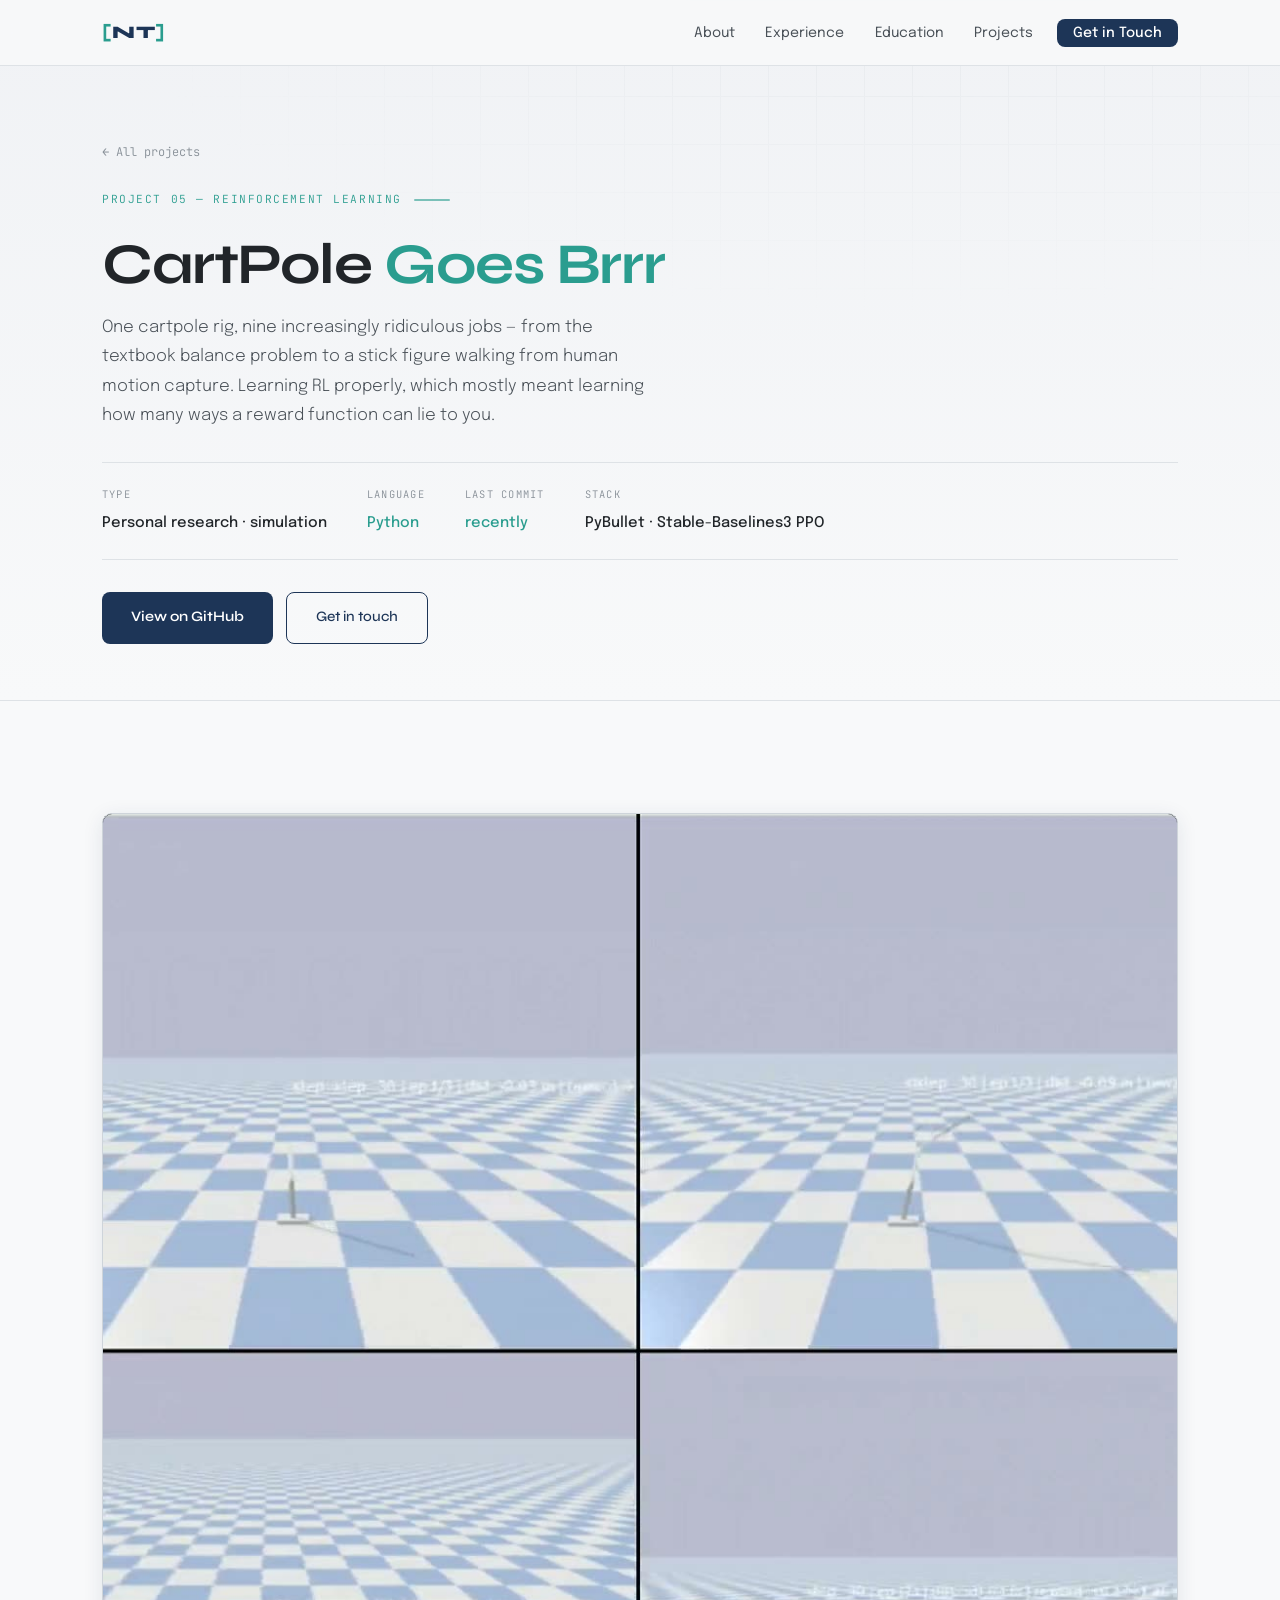
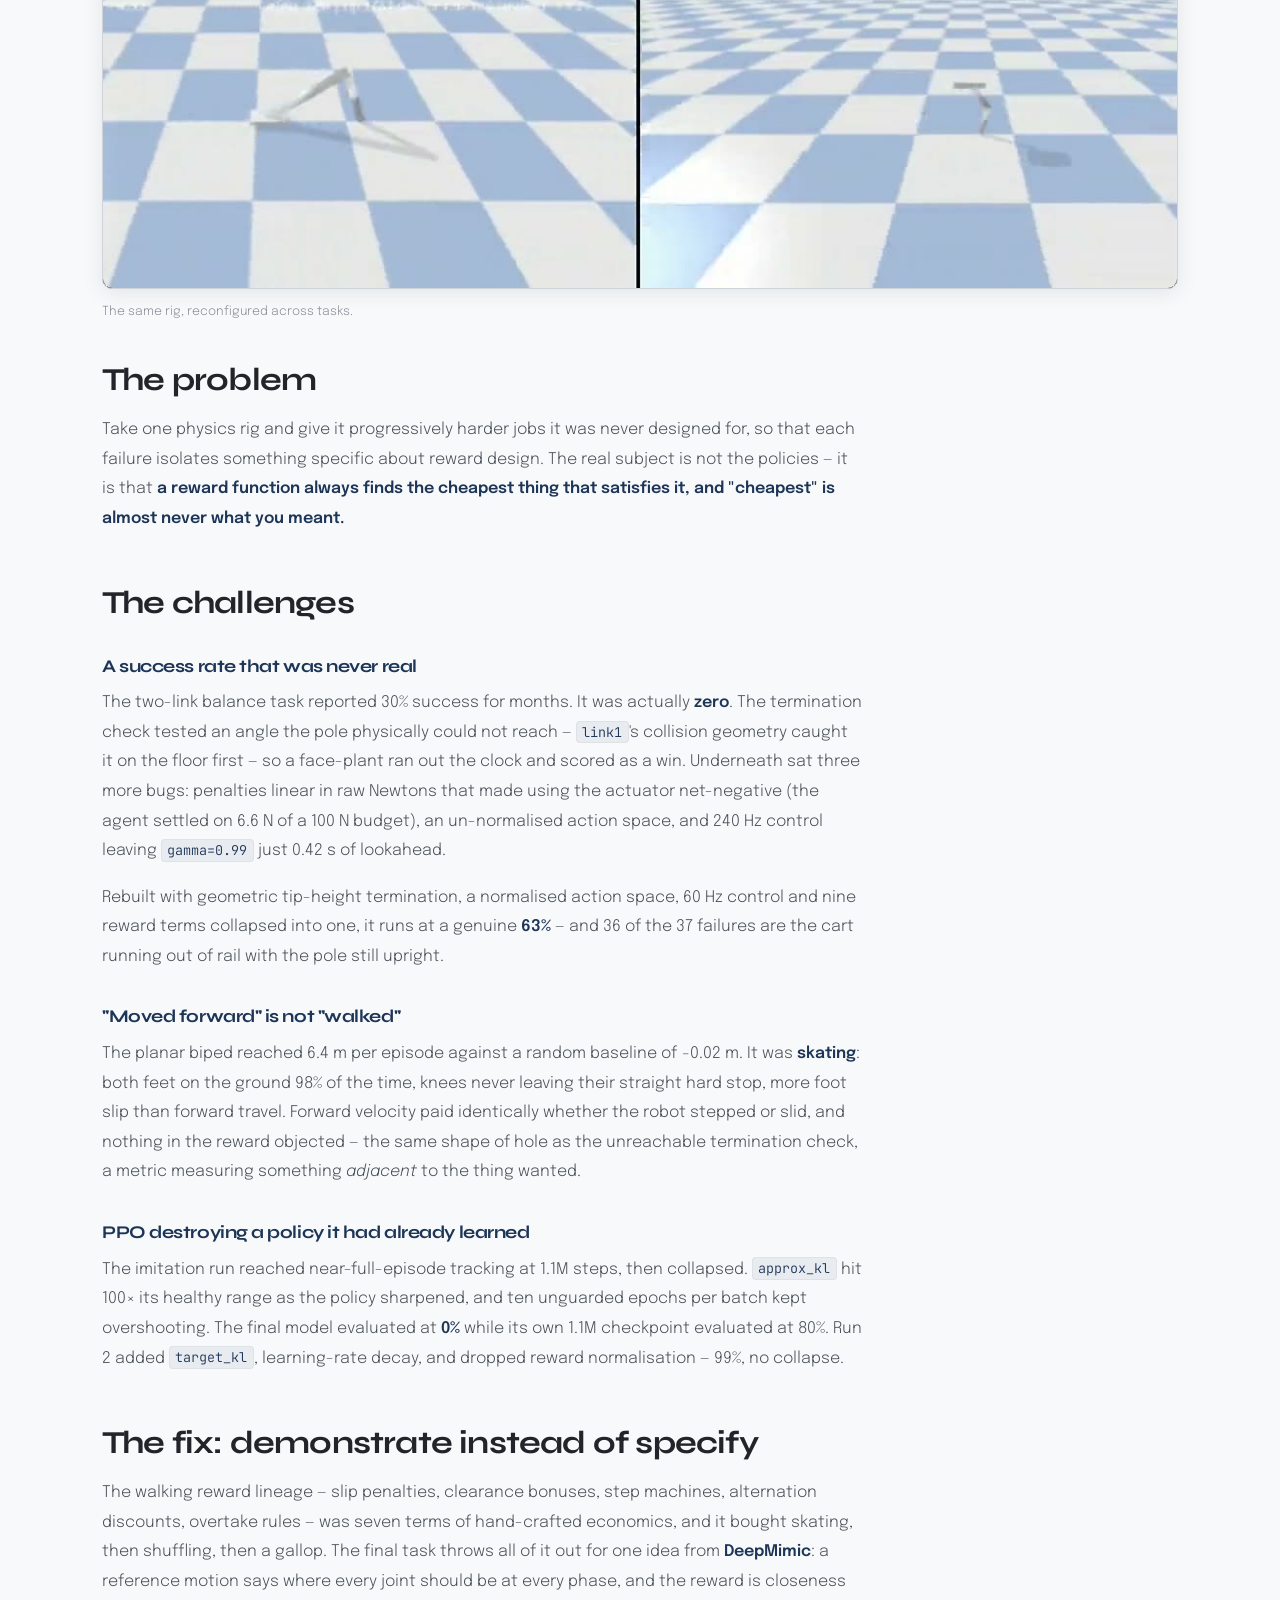
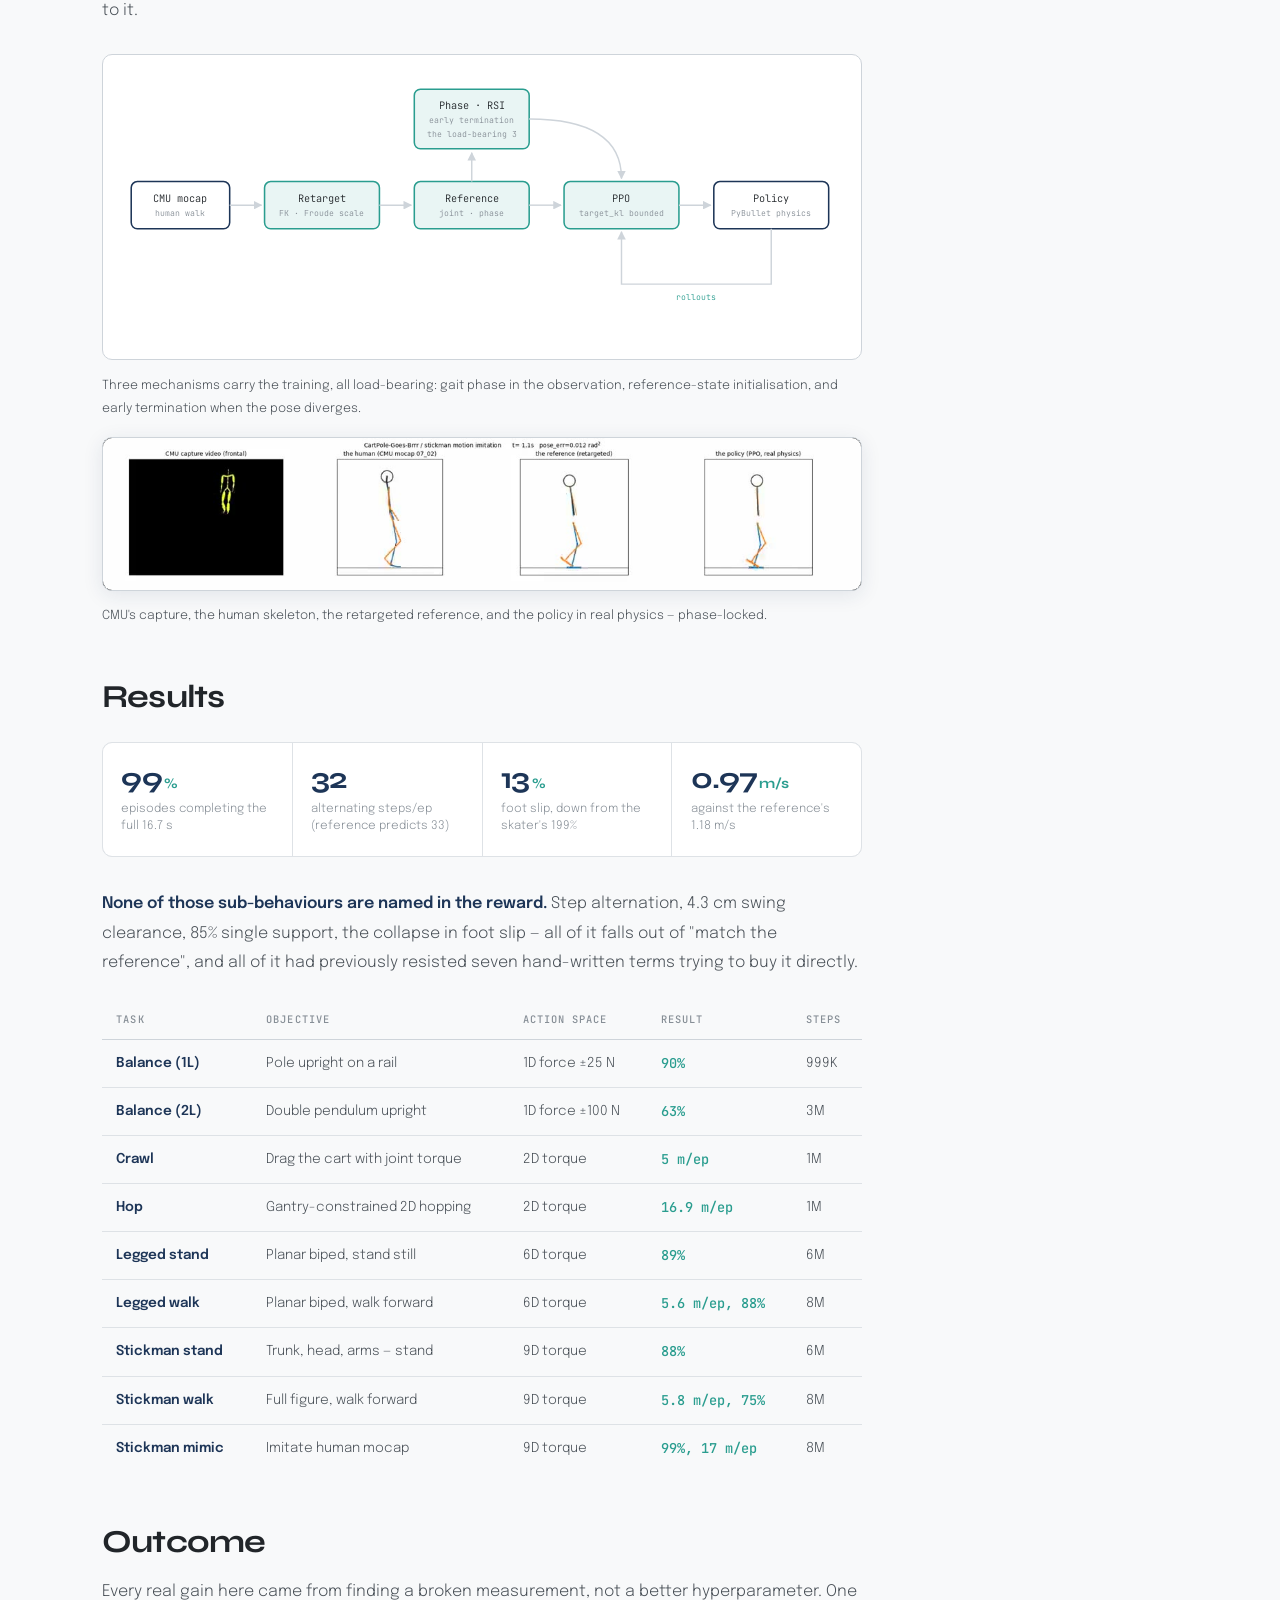
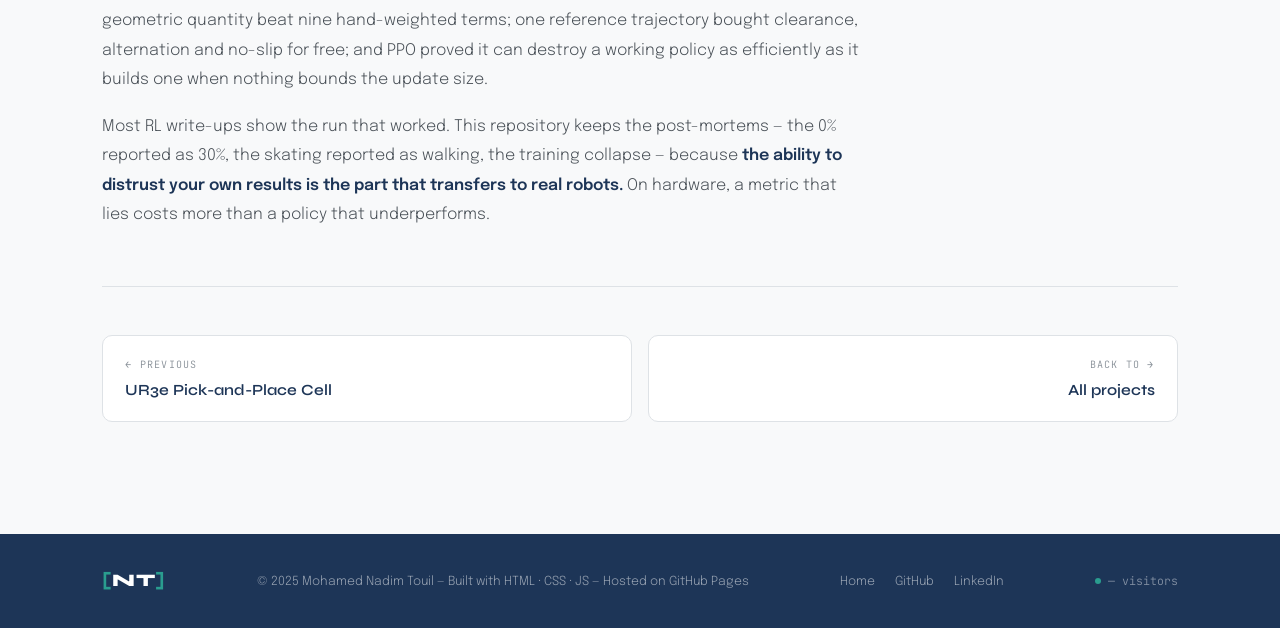
<file: projects/cartpole.html>
<!DOCTYPE html>
<html lang="en">
<head>
  <meta charset="UTF-8" />
  <meta name="viewport" content="width=device-width, initial-scale=1.0" />
  <title>CartPole Goes Brrr — Reinforcement Learning | Mohamed Nadim Touil</title>
  <meta name="description" content="Nine PPO tasks on one cartpole rig in PyBullet — balance, crawl, hop, walk, and imitation learning from human motion capture at 99% success, with the reward-hacking bugs documented." />
  <link rel="stylesheet" href="../style.css" />
  <link rel="stylesheet" href="../project.css" />
  <link rel="preconnect" href="https://fonts.googleapis.com" />
  <link rel="preconnect" href="https://fonts.gstatic.com" crossorigin />
  <link href="https://fonts.googleapis.com/css2?family=Syne:wght@400;500;600;700;800&family=Epilogue:ital,wght@0,300;0,400;0,500;1,300&family=JetBrains+Mono:wght@400;500&display=swap" rel="stylesheet" />
</head>
<body>

  <!-- ═══ NAVBAR ═══ -->
  <nav id="navbar">
    <div class="nav-inner">
      <a href="../index.html" class="nav-logo">
        <span class="logo-bracket">[</span>NT<span class="logo-bracket">]</span>
      </a>
      <button class="nav-toggle" id="navToggle" aria-label="Toggle menu">
        <span></span><span></span><span></span>
      </button>
      <ul class="nav-links" id="navLinks">
        <li><a href="../index.html#about">About</a></li>
        <li><a href="../index.html#experience">Experience</a></li>
        <li><a href="../index.html#education">Education</a></li>
        <li><a href="../index.html#projects">Projects</a></li>
        <li><a href="../index.html#contact" class="nav-cta">Get in Touch</a></li>
      </ul>
    </div>
  </nav>

  <!-- ═══ HERO ═══ -->
  <header class="proj-hero">
    <div class="container">
      <a href="../index.html#projects" class="back-link">← All projects</a>

      <div class="eyebrow">Project 05 — Reinforcement Learning</div>
      <h1 class="proj-title">CartPole <em>Goes Brrr</em></h1>
      <p class="proj-tagline">
        One cartpole rig, nine increasingly ridiculous jobs — from the textbook balance problem to a stick
        figure walking from human motion capture. Learning RL properly, which mostly meant learning how many
        ways a reward function can lie to you.
      </p>

      <div class="proj-meta" data-gh-repo="CartPole-Goes-Brrr">
        <div><span class="pmeta-k">Type</span><span class="pmeta-v">Personal research · simulation</span></div>
        <div><span class="pmeta-k">Language</span><span class="pmeta-v live" data-gh="language">Python</span></div>
        <div><span class="pmeta-k">Last commit</span><span class="pmeta-v live" data-gh="updated">recently</span></div>
        <div><span class="pmeta-k">Stack</span><span class="pmeta-v">PyBullet · Stable-Baselines3 PPO</span></div>
      </div>

      <div class="proj-actions">
        <a href="https://github.com/Hypothalmuss/CartPole-Goes-Brrr" target="_blank" rel="noopener" class="btn-primary">View on GitHub</a>
        <a href="../index.html#contact" class="btn-secondary">Get in touch</a>
      </div>
    </div>
  </header>

  <!-- ═══ BODY ═══ -->
  <section class="section">
    <div class="container">

      <div class="proj-media">
        <video autoplay loop muted playsinline preload="metadata" poster="../assets/posters/cartpole-showreel.jpg">
          <source src="../assets/videos/cartpole-showreel.mp4" type="video/mp4" />
          Your browser does not support HTML5 video.
        </video>
      </div>
      <p class="media-cap">The same rig, reconfigured across tasks.</p>

      <div class="proj-body">

        <h2>The problem</h2>
        <p>
          Take one physics rig and give it progressively harder jobs it was never designed for, so that each
          failure isolates something specific about reward design. The real subject is not the policies —
          it is that <strong>a reward function always finds the cheapest thing that satisfies it, and
          "cheapest" is almost never what you meant.</strong>
        </p>

        <h2>The challenges</h2>

        <h3>A success rate that was never real</h3>
        <p>
          The two-link balance task reported 30% success for months. It was actually <strong>zero</strong>.
          The termination check tested an angle the pole physically could not reach — <code>link1</code>'s
          collision geometry caught it on the floor first — so a face-plant ran out the clock and scored as
          a win. Underneath sat three more bugs: penalties linear in raw Newtons that made using the
          actuator net-negative (the agent settled on 6.6 N of a 100 N budget), an un-normalised action
          space, and 240 Hz control leaving <code>gamma=0.99</code> just 0.42 s of lookahead.
        </p>
        <p>
          Rebuilt with geometric tip-height termination, a normalised action space, 60 Hz control and nine
          reward terms collapsed into one, it runs at a genuine <strong>63%</strong> — and 36 of the 37
          failures are the cart running out of rail with the pole still upright.
        </p>

        <h3>"Moved forward" is not "walked"</h3>
        <p>
          The planar biped reached 6.4 m per episode against a random baseline of −0.02 m. It was
          <strong>skating</strong>: both feet on the ground 98% of the time, knees never leaving their
          straight hard stop, more foot slip than forward travel. Forward velocity paid identically whether
          the robot stepped or slid, and nothing in the reward objected — the same shape of hole as the
          unreachable termination check, a metric measuring something <em>adjacent</em> to the thing wanted.
        </p>

        <h3>PPO destroying a policy it had already learned</h3>
        <p>
          The imitation run reached near-full-episode tracking at 1.1M steps, then collapsed.
          <code>approx_kl</code> hit 100× its healthy range as the policy sharpened, and ten unguarded
          epochs per batch kept overshooting. The final model evaluated at <strong>0%</strong> while its own
          1.1M checkpoint evaluated at 80%. Run 2 added <code>target_kl</code>, learning-rate decay, and
          dropped reward normalisation — 99%, no collapse.
        </p>

        <h2>The fix: demonstrate instead of specify</h2>
        <p>
          The walking reward lineage — slip penalties, clearance bonuses, step machines, alternation
          discounts, overtake rules — was seven terms of hand-crafted economics, and it bought skating, then
          shuffling, then a gallop. The final task throws all of it out for one idea from
          <strong>DeepMimic</strong>: a reference motion says where every joint should be at every phase,
          and the reward is closeness to it.
        </p>

        <div class="diagram">
          <svg viewBox="0 0 700 250" role="img" aria-labelledby="cp-dg-title">
            <title id="cp-dg-title">CMU motion capture is retargeted through forward kinematics, sagittal projection, Froude time scaling and a solved root height into a reference motion; that reference supplies the phase observation, reference-state initialisation and early termination that shape PPO training, producing a policy evaluated in PyBullet physics.</title>
            <defs>
              <marker id="arrow4" viewBox="0 0 10 10" refX="9" refY="5" markerWidth="6" markerHeight="6" orient="auto-start-reverse">
                <path d="M 0 0 L 10 5 L 0 10 z" class="dg-arrow" />
              </marker>
            </defs>

            <rect x="8"   y="100" width="96"  height="46" rx="6" class="dg-node" />
            <text x="56"  y="120" text-anchor="middle" class="dg-label">CMU mocap</text>
            <text x="56"  y="134" text-anchor="middle" class="dg-sub">human walk</text>

            <rect x="138" y="100" width="112" height="46" rx="6" class="dg-node-a" />
            <text x="194" y="120" text-anchor="middle" class="dg-label">Retarget</text>
            <text x="194" y="134" text-anchor="middle" class="dg-sub">FK · Froude scale</text>

            <rect x="284" y="100" width="112" height="46" rx="6" class="dg-node-a" />
            <text x="340" y="120" text-anchor="middle" class="dg-label">Reference</text>
            <text x="340" y="134" text-anchor="middle" class="dg-sub">joint · phase</text>

            <rect x="284" y="10"  width="112" height="58" rx="6" class="dg-node-a" />
            <text x="340" y="29"  text-anchor="middle" class="dg-label">Phase · RSI</text>
            <text x="340" y="43"  text-anchor="middle" class="dg-sub">early termination</text>
            <text x="340" y="57"  text-anchor="middle" class="dg-sub">the load-bearing 3</text>

            <rect x="430" y="100" width="112" height="46" rx="6" class="dg-node-a" />
            <text x="486" y="120" text-anchor="middle" class="dg-label">PPO</text>
            <text x="486" y="134" text-anchor="middle" class="dg-sub">target_kl bounded</text>

            <rect x="576" y="100" width="112" height="46" rx="6" class="dg-node" />
            <text x="632" y="120" text-anchor="middle" class="dg-label">Policy</text>
            <text x="632" y="134" text-anchor="middle" class="dg-sub">PyBullet physics</text>

            <path d="M 104 123 H 135"  class="dg-edge" marker-end="url(#arrow4)" />
            <path d="M 250 123 H 281"  class="dg-edge" marker-end="url(#arrow4)" />
            <path d="M 340 100 V 72"   class="dg-edge" marker-end="url(#arrow4)" />
            <path d="M 396 123 H 427"  class="dg-edge" marker-end="url(#arrow4)" />
            <path d="M 396 39 Q 486 39 486 97" class="dg-edge" marker-end="url(#arrow4)" />
            <path d="M 542 123 H 573"  class="dg-edge" marker-end="url(#arrow4)" />
            <path d="M 632 146 V 200 H 486 V 149" class="dg-edge" marker-end="url(#arrow4)" />

            <text x="559" y="215" text-anchor="middle" class="dg-topic">rollouts</text>
          </svg>
        </div>
        <p class="media-cap">
          Three mechanisms carry the training, all load-bearing: gait phase in the observation,
          reference-state initialisation, and early termination when the pose diverges.
        </p>

        <div class="proj-media">
          <video autoplay loop muted playsinline preload="none" poster="../assets/posters/cartpole-mimic.jpg">
            <source src="../assets/videos/cartpole-mimic.mp4" type="video/mp4" />
            Your browser does not support HTML5 video.
          </video>
        </div>
        <p class="media-cap">
          CMU's capture, the human skeleton, the retargeted reference, and the policy in real physics —
          phase-locked.
        </p>

        <h2>Results</h2>
        <div class="metrics">
          <div class="metric">
            <div class="metric-n">99<span class="unit">%</span></div>
            <div class="metric-l">episodes completing the full 16.7 s</div>
          </div>
          <div class="metric">
            <div class="metric-n">32</div>
            <div class="metric-l">alternating steps/ep (reference predicts 33)</div>
          </div>
          <div class="metric">
            <div class="metric-n">13<span class="unit">%</span></div>
            <div class="metric-l">foot slip, down from the skater's 199%</div>
          </div>
          <div class="metric">
            <div class="metric-n">0.97<span class="unit">m/s</span></div>
            <div class="metric-l">against the reference's 1.18 m/s</div>
          </div>
        </div>
        <p>
          <strong>None of those sub-behaviours are named in the reward.</strong> Step alternation, 4.3 cm
          swing clearance, 85% single support, the collapse in foot slip — all of it falls out of "match the
          reference", and all of it had previously resisted seven hand-written terms trying to buy it
          directly.
        </p>

        <div class="proj-table-wrap">
          <table class="proj-table">
            <thead>
              <tr><th>Task</th><th>Objective</th><th>Action space</th><th>Result</th><th>Steps</th></tr>
            </thead>
            <tbody>
              <tr><td><strong>Balance (1L)</strong></td><td>Pole upright on a rail</td><td>1D force ±25 N</td><td class="num">90%</td><td>999K</td></tr>
              <tr><td><strong>Balance (2L)</strong></td><td>Double pendulum upright</td><td>1D force ±100 N</td><td class="num">63%</td><td>3M</td></tr>
              <tr><td><strong>Crawl</strong></td><td>Drag the cart with joint torque</td><td>2D torque</td><td class="num">5 m/ep</td><td>1M</td></tr>
              <tr><td><strong>Hop</strong></td><td>Gantry-constrained 2D hopping</td><td>2D torque</td><td class="num">16.9 m/ep</td><td>1M</td></tr>
              <tr><td><strong>Legged stand</strong></td><td>Planar biped, stand still</td><td>6D torque</td><td class="num">89%</td><td>6M</td></tr>
              <tr><td><strong>Legged walk</strong></td><td>Planar biped, walk forward</td><td>6D torque</td><td class="num">5.6 m/ep, 88%</td><td>8M</td></tr>
              <tr><td><strong>Stickman stand</strong></td><td>Trunk, head, arms — stand</td><td>9D torque</td><td class="num">88%</td><td>6M</td></tr>
              <tr><td><strong>Stickman walk</strong></td><td>Full figure, walk forward</td><td>9D torque</td><td class="num">5.8 m/ep, 75%</td><td>8M</td></tr>
              <tr><td><strong>Stickman mimic</strong></td><td>Imitate human mocap</td><td>9D torque</td><td class="num">99%, 17 m/ep</td><td>8M</td></tr>
            </tbody>
          </table>
        </div>

        <h2>Outcome</h2>
        <p>
          Every real gain here came from finding a broken measurement, not a better hyperparameter. One
          geometric quantity beat nine hand-weighted terms; one reference trajectory bought clearance,
          alternation and no-slip for free; and PPO proved it can destroy a working policy as efficiently as
          it builds one when nothing bounds the update size.
        </p>
        <p>
          Most RL write-ups show the run that worked. This repository keeps the post-mortems — the 0%
          reported as 30%, the skating reported as walking, the training collapse — because
          <strong>the ability to distrust your own results is the part that transfers to real
          robots.</strong> On hardware, a metric that lies costs more than a policy that underperforms.
        </p>

      </div>

      <nav class="proj-nav">
        <a href="ur3e.html" class="pnav-card">
          <div class="pnav-k">← Previous</div>
          <div class="pnav-t">UR3e Pick-and-Place Cell</div>
        </a>
        <a href="../index.html#projects" class="pnav-card next">
          <div class="pnav-k">Back to →</div>
          <div class="pnav-t">All projects</div>
        </a>
      </nav>

    </div>
  </section>

  <!-- ═══ FOOTER ═══ -->
  <footer>
    <div class="container footer-row">
      <a href="../index.html" class="nav-logo"><span class="logo-bracket">[</span>NT<span class="logo-bracket">]</span></a>
      <p>© 2025 Mohamed Nadim Touil — Built with HTML · CSS · JS — Hosted on GitHub Pages</p>
      <div class="footer-links">
        <a href="../index.html">Home</a>
        <a href="https://github.com/hypothalmuss" target="_blank" rel="noopener">GitHub</a>
        <a href="https://linkedin.com/in/MedNadimTouil" target="_blank" rel="noopener">LinkedIn</a>
      </div>
      <div class="footer-visitor">
        <span class="footer-visitor-dot"></span>
        <span id="footer-visitor-count">—</span> visitors
      </div>
    </div>
  </footer>

  <script src="../script.js"></script>
  <script src="../visitor.js"></script>
  <script src="../github-activity.js"></script>
</body>
</html>
</file>
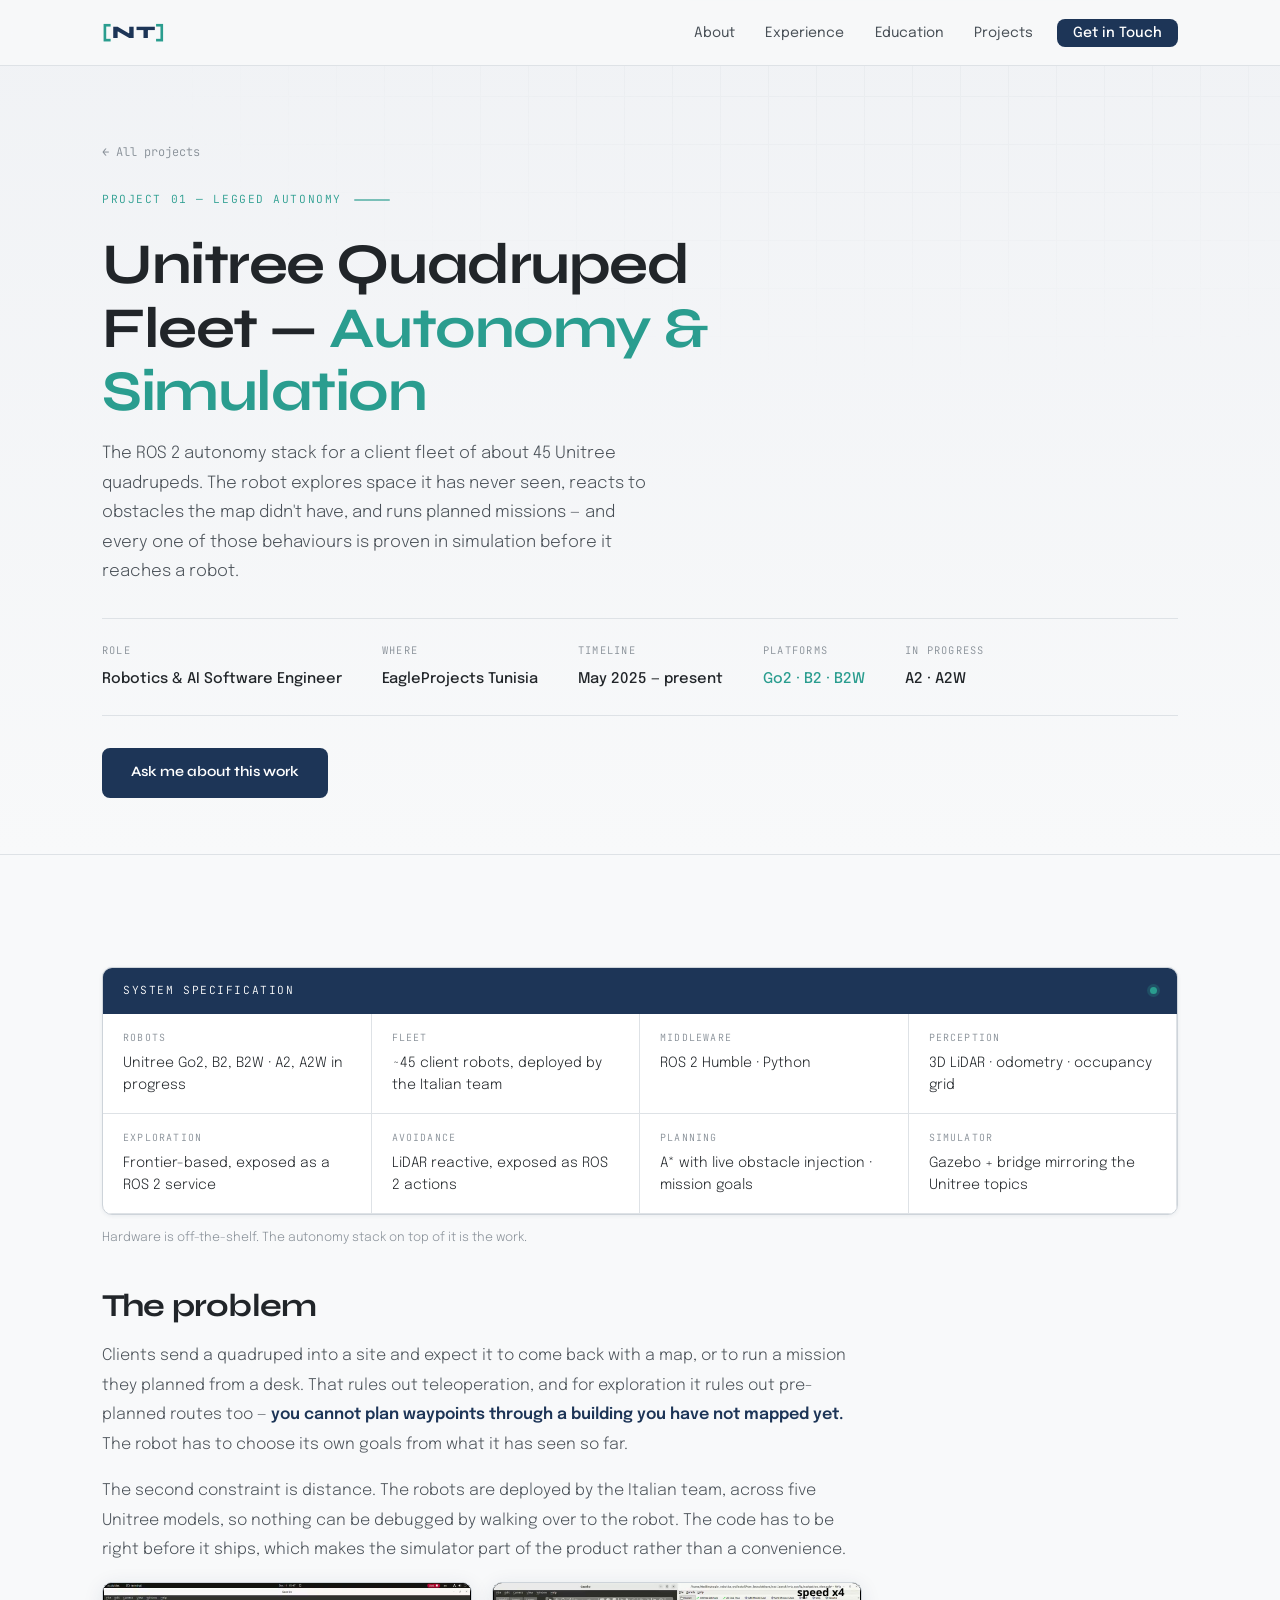
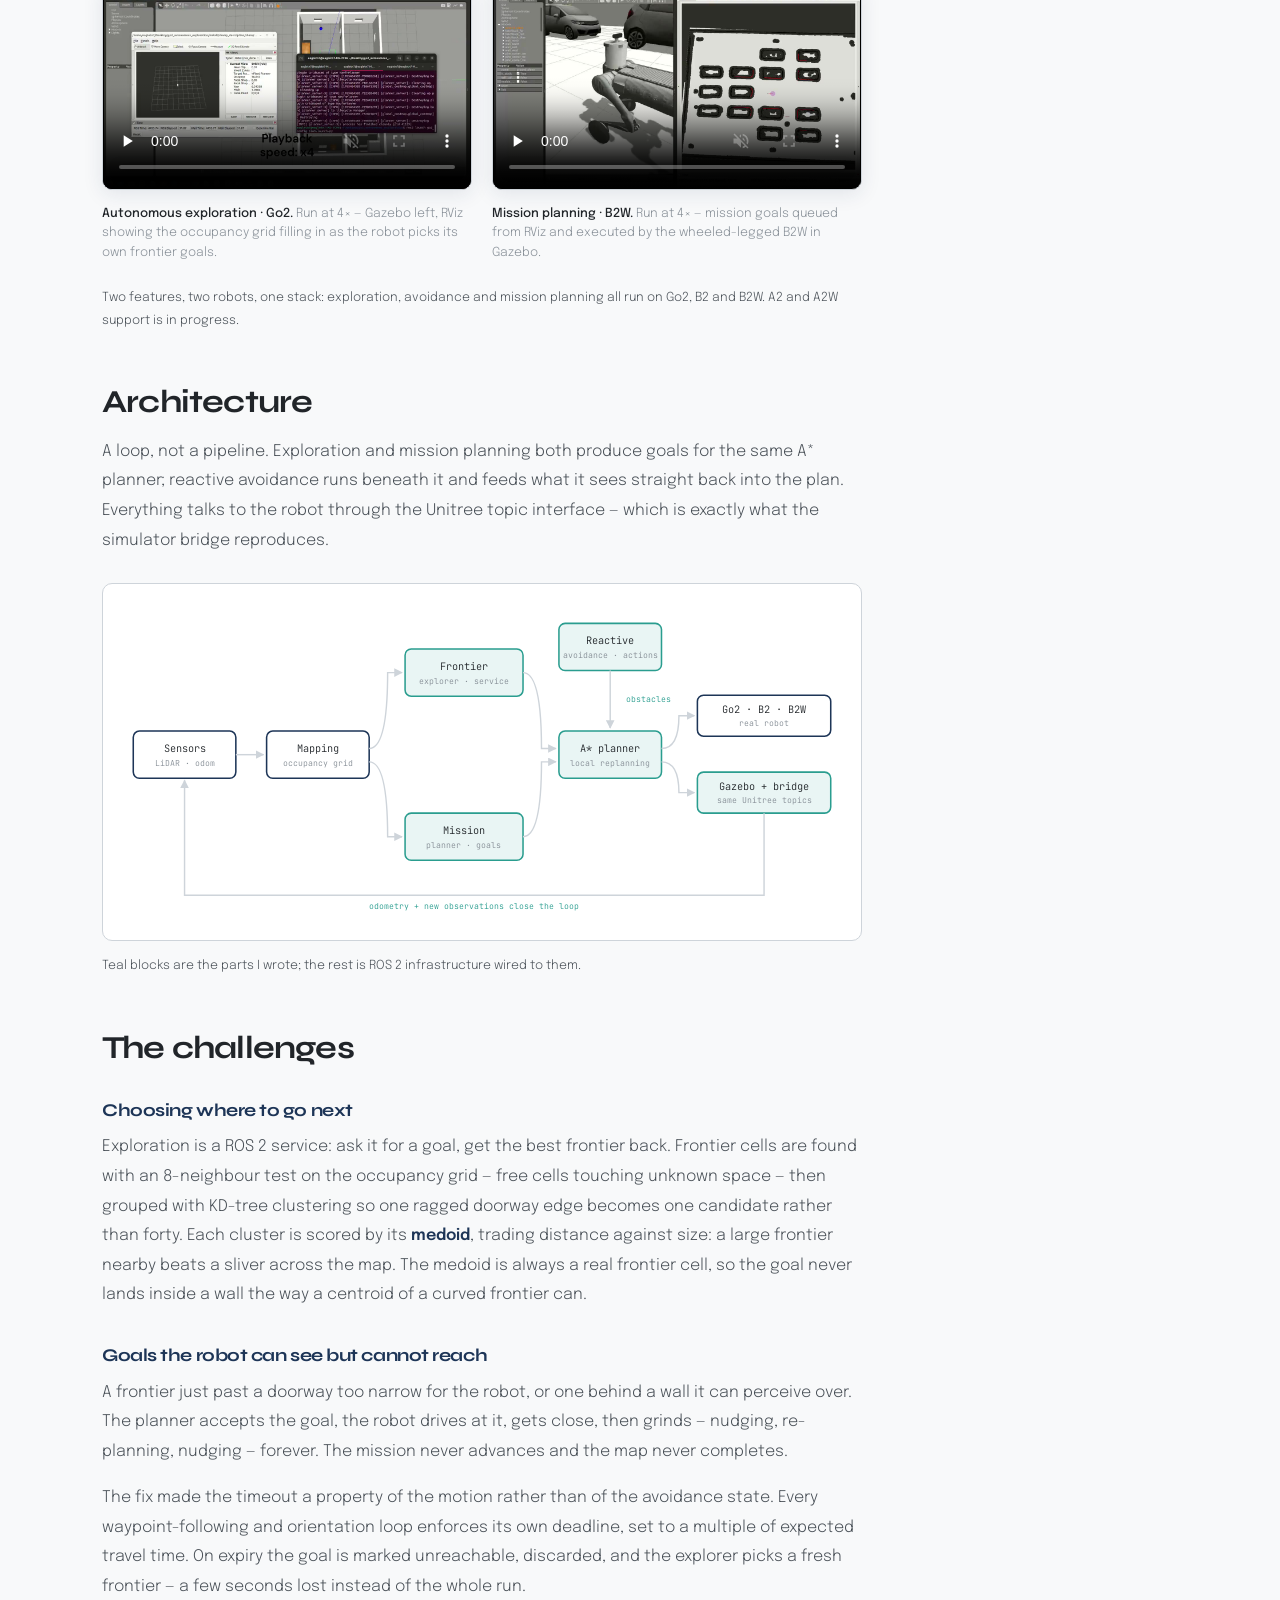
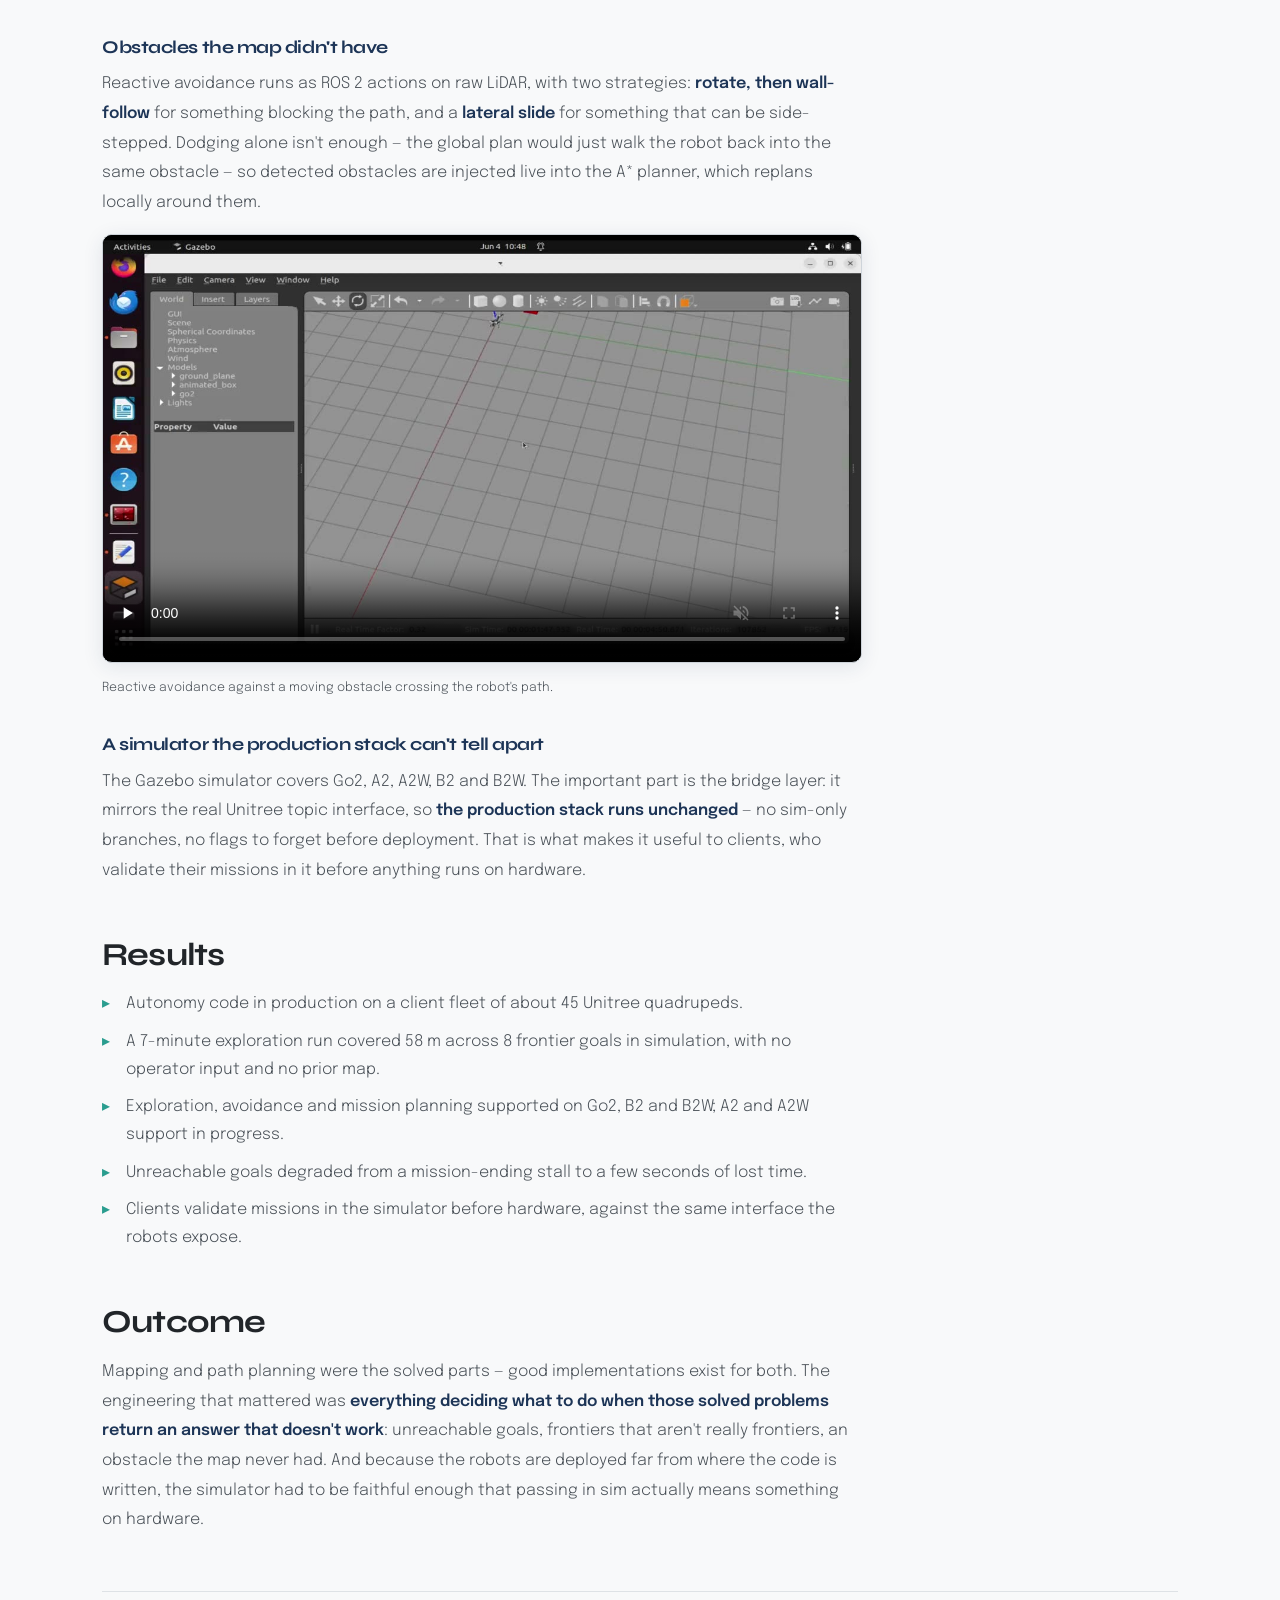
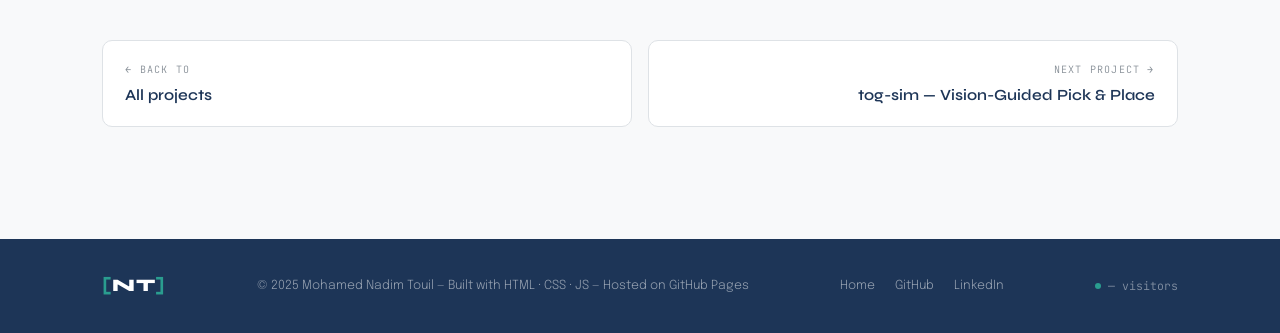
<file: projects/go2.html>
<!DOCTYPE html>
<html lang="en">
<head>
  <meta charset="UTF-8" />
  <meta name="viewport" content="width=device-width, initial-scale=1.0" />
  <title>Unitree Quadruped Fleet — Autonomy &amp; Simulation | Mohamed Nadim Touil</title>
  <meta name="description" content="ROS 2 autonomy stack for a client fleet of about 45 Unitree quadrupeds — frontier-based exploration, LiDAR reactive obstacle avoidance, mission planning, and a Gazebo simulator mirroring the real Unitree interface. Built at EagleProjects." />
  <link rel="stylesheet" href="../style.css" />
  <link rel="stylesheet" href="../project.css" />
  <link rel="preconnect" href="https://fonts.googleapis.com" />
  <link rel="preconnect" href="https://fonts.gstatic.com" crossorigin />
  <link href="https://fonts.googleapis.com/css2?family=Syne:wght@400;500;600;700;800&family=Epilogue:ital,wght@0,300;0,400;0,500;1,300&family=JetBrains+Mono:wght@400;500&display=swap" rel="stylesheet" />
</head>
<body>

  <!-- ═══ NAVBAR ═══ -->
  <nav id="navbar">
    <div class="nav-inner">
      <a href="../index.html" class="nav-logo">
        <span class="logo-bracket">[</span>NT<span class="logo-bracket">]</span>
      </a>
      <button class="nav-toggle" id="navToggle" aria-label="Toggle menu">
        <span></span><span></span><span></span>
      </button>
      <ul class="nav-links" id="navLinks">
        <li><a href="../index.html#about">About</a></li>
        <li><a href="../index.html#experience">Experience</a></li>
        <li><a href="../index.html#education">Education</a></li>
        <li><a href="../index.html#projects">Projects</a></li>
        <li><a href="../index.html#contact" class="nav-cta">Get in Touch</a></li>
      </ul>
    </div>
  </nav>

  <!-- ═══ HERO ═══ -->
  <header class="proj-hero">
    <div class="container">
      <a href="../index.html#projects" class="back-link">← All projects</a>

      <div class="eyebrow">Project 01 — Legged Autonomy</div>
      <h1 class="proj-title">Unitree Quadruped Fleet — <em>Autonomy &amp; Simulation</em></h1>
      <p class="proj-tagline">
        The ROS 2 autonomy stack for a client fleet of about 45 Unitree quadrupeds. The robot explores
        space it has never seen, reacts to obstacles the map didn't have, and runs planned missions —
        and every one of those behaviours is proven in simulation before it reaches a robot.
      </p>

      <div class="proj-meta">
        <div><span class="pmeta-k">Role</span><span class="pmeta-v">Robotics &amp; AI Software Engineer</span></div>
        <div><span class="pmeta-k">Where</span><span class="pmeta-v">EagleProjects Tunisia</span></div>
        <div><span class="pmeta-k">Timeline</span><span class="pmeta-v">May 2025 — present</span></div>
        <div><span class="pmeta-k">Platforms</span><span class="pmeta-v live">Go2 · B2 · B2W</span></div>
        <div><span class="pmeta-k">In progress</span><span class="pmeta-v">A2 · A2W</span></div>
      </div>

      <div class="proj-actions">
        <a href="../index.html#contact" class="btn-primary">Ask me about this work</a>
      </div>
    </div>
  </header>

  <!-- ═══ BODY ═══ -->
  <section class="section">
    <div class="container">

      <div class="specsheet">
        <div class="specsheet-head">
          <span>System Specification</span>
          <span class="dot" aria-hidden="true"></span>
        </div>
        <div class="specsheet-grid">
          <div class="spec-row"><div class="spec-k">Robots</div><div class="spec-v">Unitree Go2, B2, B2W · A2, A2W in progress</div></div>
          <div class="spec-row"><div class="spec-k">Fleet</div><div class="spec-v">~45 client robots, deployed by the Italian team</div></div>
          <div class="spec-row"><div class="spec-k">Middleware</div><div class="spec-v">ROS 2 Humble · Python</div></div>
          <div class="spec-row"><div class="spec-k">Perception</div><div class="spec-v">3D LiDAR · odometry · occupancy grid</div></div>
          <div class="spec-row"><div class="spec-k">Exploration</div><div class="spec-v">Frontier-based, exposed as a ROS 2 service</div></div>
          <div class="spec-row"><div class="spec-k">Avoidance</div><div class="spec-v">LiDAR reactive, exposed as ROS 2 actions</div></div>
          <div class="spec-row"><div class="spec-k">Planning</div><div class="spec-v">A* with live obstacle injection · mission goals</div></div>
          <div class="spec-row"><div class="spec-k">Simulator</div><div class="spec-v">Gazebo + bridge mirroring the Unitree topics</div></div>
        </div>
      </div>
      <p class="media-cap">Hardware is off-the-shelf. The autonomy stack on top of it is the work.</p>

      <div class="proj-body">

        <h2>The problem</h2>
        <p>
          Clients send a quadruped into a site and expect it to come back with a map, or to run a mission
          they planned from a desk. That rules out teleoperation, and for exploration it rules out
          pre-planned routes too — <strong>you cannot plan waypoints through a building you have not mapped
          yet.</strong> The robot has to choose its own goals from what it has seen so far.
        </p>
        <p>
          The second constraint is distance. The robots are deployed by the Italian team, across five
          Unitree models, so nothing can be debugged by walking over to the robot. The code has to be
          right before it ships, which makes the simulator part of the product rather than a convenience.
        </p>

        <div class="media-pair">
          <figure>
            <div class="proj-media">
              <video controls preload="none" playsinline muted poster="../assets/posters/go2-nav.jpg">
                <source src="../assets/videos/go2-nav.mp4" type="video/mp4" />
                Your browser does not support HTML5 video.
              </video>
            </div>
            <figcaption class="media-cap">
              <strong>Autonomous exploration · Go2.</strong> Run at 4× — Gazebo left, RViz showing the
              occupancy grid filling in as the robot picks its own frontier goals.
            </figcaption>
          </figure>
          <figure>
            <div class="proj-media">
              <video controls preload="none" playsinline muted poster="../assets/posters/b2w-mission-planning.jpg">
                <source src="../assets/videos/b2w-mission-planning.mp4" type="video/mp4" />
                Your browser does not support HTML5 video.
              </video>
            </div>
            <figcaption class="media-cap">
              <strong>Mission planning · B2W.</strong> Run at 4× — mission goals queued from RViz and
              executed by the wheeled-legged B2W in Gazebo.
            </figcaption>
          </figure>
        </div>
        <p class="media-cap">
          Two features, two robots, one stack: exploration, avoidance and mission planning all run on
          Go2, B2 and B2W. A2 and A2W support is in progress.
        </p>

        <h2>Architecture</h2>
        <p>
          A loop, not a pipeline. Exploration and mission planning both produce goals for the same A*
          planner; reactive avoidance runs beneath it and feeds what it sees straight back into the plan.
          Everything talks to the robot through the Unitree topic interface — which is exactly what the
          simulator bridge reproduces.
        </p>

        <div class="diagram">
          <svg viewBox="0 0 700 300" role="img" aria-labelledby="go2-dg-title">
            <title id="go2-dg-title">LiDAR and odometry feed mapping; the map feeds the frontier explorer service and the mission planner, which both send goals to the A* planner; reactive avoidance actions inject obstacles into the planner; commands go through the Unitree topic interface to either a real robot or the Gazebo simulator bridge, with new observations closing the loop.</title>
            <defs>
              <marker id="arrow" viewBox="0 0 10 10" refX="9" refY="5" markerWidth="6" markerHeight="6" orient="auto-start-reverse">
                <path d="M 0 0 L 10 5 L 0 10 z" class="dg-arrow" />
              </marker>
            </defs>

            <rect x="10"  y="120" width="100" height="46" rx="6" class="dg-node" />
            <text x="60"  y="140" text-anchor="middle" class="dg-label">Sensors</text>
            <text x="60"  y="154" text-anchor="middle" class="dg-sub">LiDAR · odom</text>

            <rect x="140" y="120" width="100" height="46" rx="6" class="dg-node" />
            <text x="190" y="140" text-anchor="middle" class="dg-label">Mapping</text>
            <text x="190" y="154" text-anchor="middle" class="dg-sub">occupancy grid</text>

            <rect x="275" y="40"  width="115" height="46" rx="6" class="dg-node-a" />
            <text x="332" y="60"  text-anchor="middle" class="dg-label">Frontier</text>
            <text x="332" y="74"  text-anchor="middle" class="dg-sub">explorer · service</text>

            <rect x="275" y="200" width="115" height="46" rx="6" class="dg-node-a" />
            <text x="332" y="220" text-anchor="middle" class="dg-label">Mission</text>
            <text x="332" y="234" text-anchor="middle" class="dg-sub">planner · goals</text>

            <rect x="425" y="120" width="100" height="46" rx="6" class="dg-node-a" />
            <text x="475" y="140" text-anchor="middle" class="dg-label">A* planner</text>
            <text x="475" y="154" text-anchor="middle" class="dg-sub">local replanning</text>

            <rect x="425" y="15"  width="100" height="46" rx="6" class="dg-node-a" />
            <text x="475" y="35"  text-anchor="middle" class="dg-label">Reactive</text>
            <text x="475" y="49"  text-anchor="middle" class="dg-sub">avoidance · actions</text>

            <rect x="560" y="85"  width="130" height="40" rx="6" class="dg-node" />
            <text x="625" y="102" text-anchor="middle" class="dg-label">Go2 · B2 · B2W</text>
            <text x="625" y="115" text-anchor="middle" class="dg-sub">real robot</text>

            <rect x="560" y="160" width="130" height="40" rx="6" class="dg-node-a" />
            <text x="625" y="177" text-anchor="middle" class="dg-label">Gazebo + bridge</text>
            <text x="625" y="190" text-anchor="middle" class="dg-sub">same Unitree topics</text>

            <path d="M 110 143 H 137"                    class="dg-edge" marker-end="url(#arrow)" />
            <path d="M 240 137 Q 258 137 258 63 H 272"   class="dg-edge" marker-end="url(#arrow)" />
            <path d="M 240 150 Q 258 150 258 223 H 272"  class="dg-edge" marker-end="url(#arrow)" />
            <path d="M 390 63  Q 408 63 408 137 H 422"   class="dg-edge" marker-end="url(#arrow)" />
            <path d="M 390 223 Q 408 223 408 150 H 422"  class="dg-edge" marker-end="url(#arrow)" />
            <path d="M 475 61 V 117"                     class="dg-edge" marker-end="url(#arrow)" />
            <path d="M 525 137 Q 542 137 542 105 H 557"  class="dg-edge" marker-end="url(#arrow)" />
            <path d="M 525 150 Q 542 150 542 180 H 557"  class="dg-edge" marker-end="url(#arrow)" />
            <path d="M 625 200 V 280 H 60 V 168"         class="dg-edge" marker-end="url(#arrow)" />

            <text x="490" y="92"  text-anchor="start"  class="dg-topic">obstacles</text>
            <text x="342" y="293" text-anchor="middle" class="dg-topic">odometry + new observations close the loop</text>
          </svg>
        </div>
        <p class="media-cap">Teal blocks are the parts I wrote; the rest is ROS 2 infrastructure wired to them.</p>

        <h2>The challenges</h2>

        <h3>Choosing where to go next</h3>
        <p>
          Exploration is a ROS 2 service: ask it for a goal, get the best frontier back. Frontier cells are
          found with an 8-neighbour test on the occupancy grid — free cells touching unknown space — then
          grouped with KD-tree clustering so one ragged doorway edge becomes one candidate rather than
          forty. Each cluster is scored by its <strong>medoid</strong>, trading distance against size: a
          large frontier nearby beats a sliver across the map. The medoid is always a real frontier cell,
          so the goal never lands inside a wall the way a centroid of a curved frontier can.
        </p>

        <h3>Goals the robot can see but cannot reach</h3>
        <p>
          A frontier just past a doorway too narrow for the robot, or one behind a wall it can perceive
          over. The planner accepts the goal, the robot drives at it, gets close, then grinds — nudging,
          re-planning, nudging — forever. The mission never advances and the map never completes.
        </p>
        <p>
          The fix made the timeout a property of the motion rather than of the avoidance state. Every
          waypoint-following and orientation loop enforces its own deadline, set to a multiple of expected
          travel time. On expiry the goal is marked unreachable, discarded, and the explorer picks a fresh
          frontier — a few seconds lost instead of the whole run.
        </p>

        <h3>Obstacles the map didn't have</h3>
        <p>
          Reactive avoidance runs as ROS 2 actions on raw LiDAR, with two strategies: <strong>rotate, then
          wall-follow</strong> for something blocking the path, and a <strong>lateral slide</strong> for
          something that can be side-stepped. Dodging alone isn't enough — the global plan would just walk
          the robot back into the same obstacle — so detected obstacles are injected live into the A*
          planner, which replans locally around them.
        </p>

        <div class="proj-media">
          <video controls preload="none" playsinline muted poster="../assets/posters/go2-obstacle-avoidance.jpg">
            <source src="../assets/videos/go2-obstacle-avoidance.mp4" type="video/mp4" />
            Your browser does not support HTML5 video.
          </video>
        </div>
        <p class="media-cap">Reactive avoidance against a moving obstacle crossing the robot's path.</p>

        <h3>A simulator the production stack can't tell apart</h3>
        <p>
          The Gazebo simulator covers Go2, A2, A2W, B2 and B2W. The important part is the bridge layer: it
          mirrors the real Unitree topic interface, so <strong>the production stack runs unchanged</strong>
          — no sim-only branches, no flags to forget before deployment. That is what makes it useful to
          clients, who validate their missions in it before anything runs on hardware.
        </p>

        <h2>Results</h2>
        <ul class="ticks">
          <li>Autonomy code in production on a client fleet of about 45 Unitree quadrupeds.</li>
          <li>A 7-minute exploration run covered 58 m across 8 frontier goals in simulation, with no operator input and no prior map.</li>
          <li>Exploration, avoidance and mission planning supported on Go2, B2 and B2W; A2 and A2W support in progress.</li>
          <li>Unreachable goals degraded from a mission-ending stall to a few seconds of lost time.</li>
          <li>Clients validate missions in the simulator before hardware, against the same interface the robots expose.</li>
        </ul>

        <h2>Outcome</h2>
        <p>
          Mapping and path planning were the solved parts — good implementations exist for both. The
          engineering that mattered was <strong>everything deciding what to do when those solved problems
          return an answer that doesn't work</strong>: unreachable goals, frontiers that aren't really
          frontiers, an obstacle the map never had. And because the robots are deployed far from where the
          code is written, the simulator had to be faithful enough that passing in sim actually means
          something on hardware.
        </p>

      </div>

      <nav class="proj-nav">
        <a href="../index.html#projects" class="pnav-card">
          <div class="pnav-k">← Back to</div>
          <div class="pnav-t">All projects</div>
        </a>
        <a href="tog-sim.html" class="pnav-card next">
          <div class="pnav-k">Next project →</div>
          <div class="pnav-t">tog-sim — Vision-Guided Pick &amp; Place</div>
        </a>
      </nav>

    </div>
  </section>

  <!-- ═══ FOOTER ═══ -->
  <footer>
    <div class="container footer-row">
      <a href="../index.html" class="nav-logo"><span class="logo-bracket">[</span>NT<span class="logo-bracket">]</span></a>
      <p>© 2025 Mohamed Nadim Touil — Built with HTML · CSS · JS — Hosted on GitHub Pages</p>
      <div class="footer-links">
        <a href="../index.html">Home</a>
        <a href="https://github.com/hypothalmuss" target="_blank" rel="noopener">GitHub</a>
        <a href="https://linkedin.com/in/MedNadimTouil" target="_blank" rel="noopener">LinkedIn</a>
      </div>
      <div class="footer-visitor">
        <span class="footer-visitor-dot"></span>
        <span id="footer-visitor-count">—</span> visitors
      </div>
    </div>
  </footer>

  <script src="../script.js"></script>
  <script src="../visitor.js"></script>
  <script src="../github-activity.js"></script>
</body>
</html>
</file>
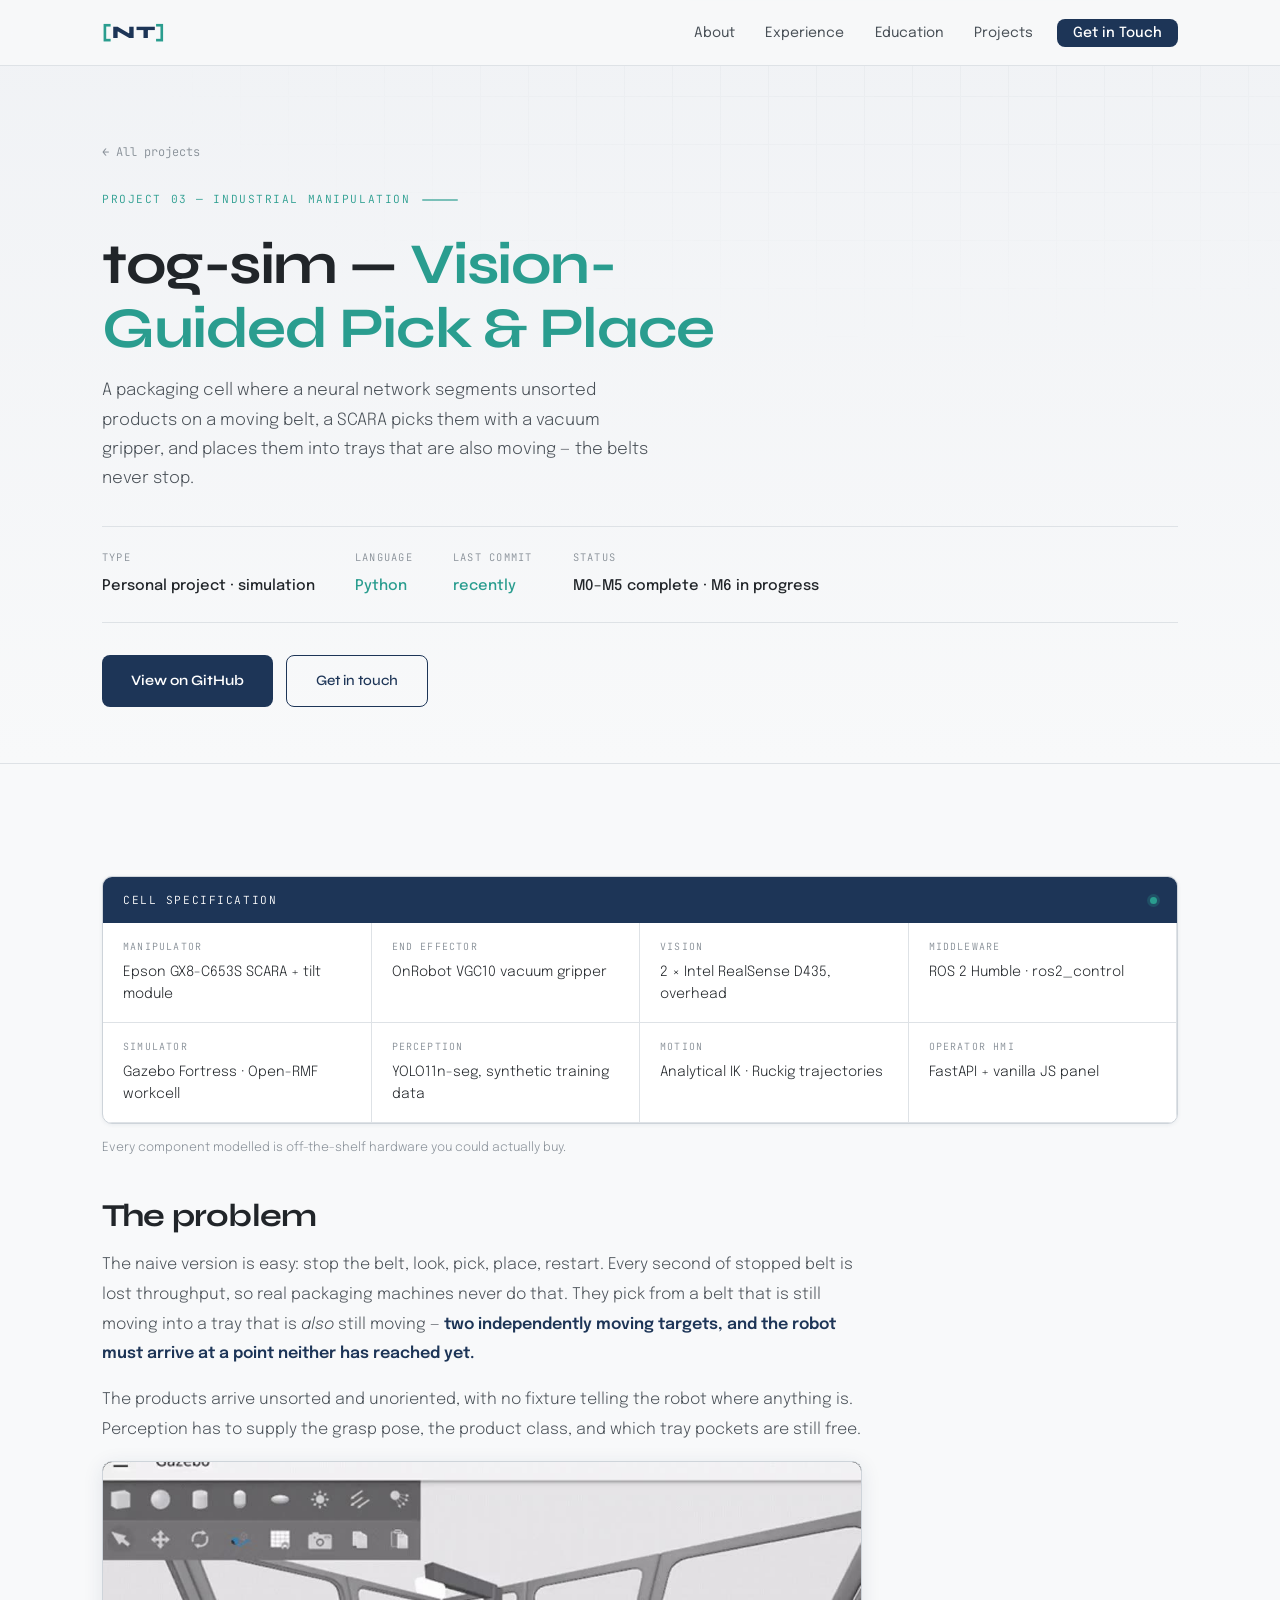
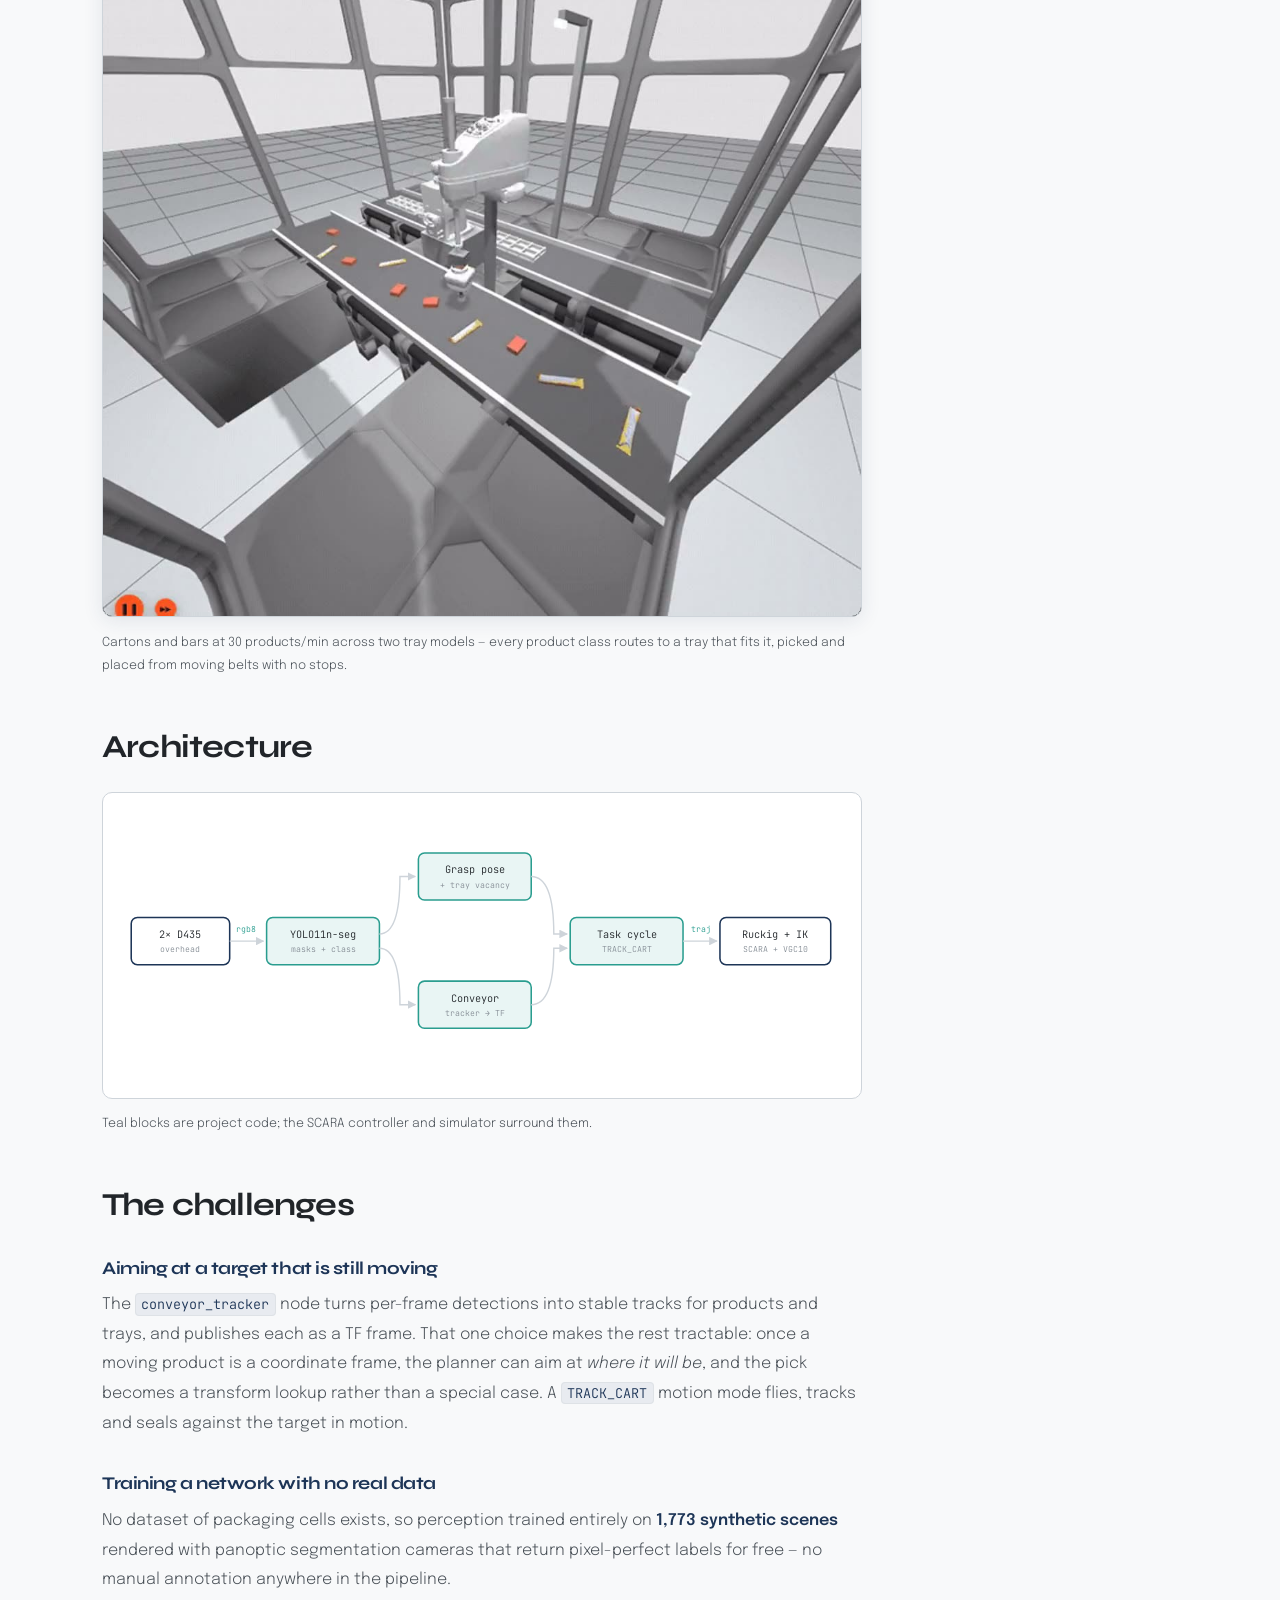
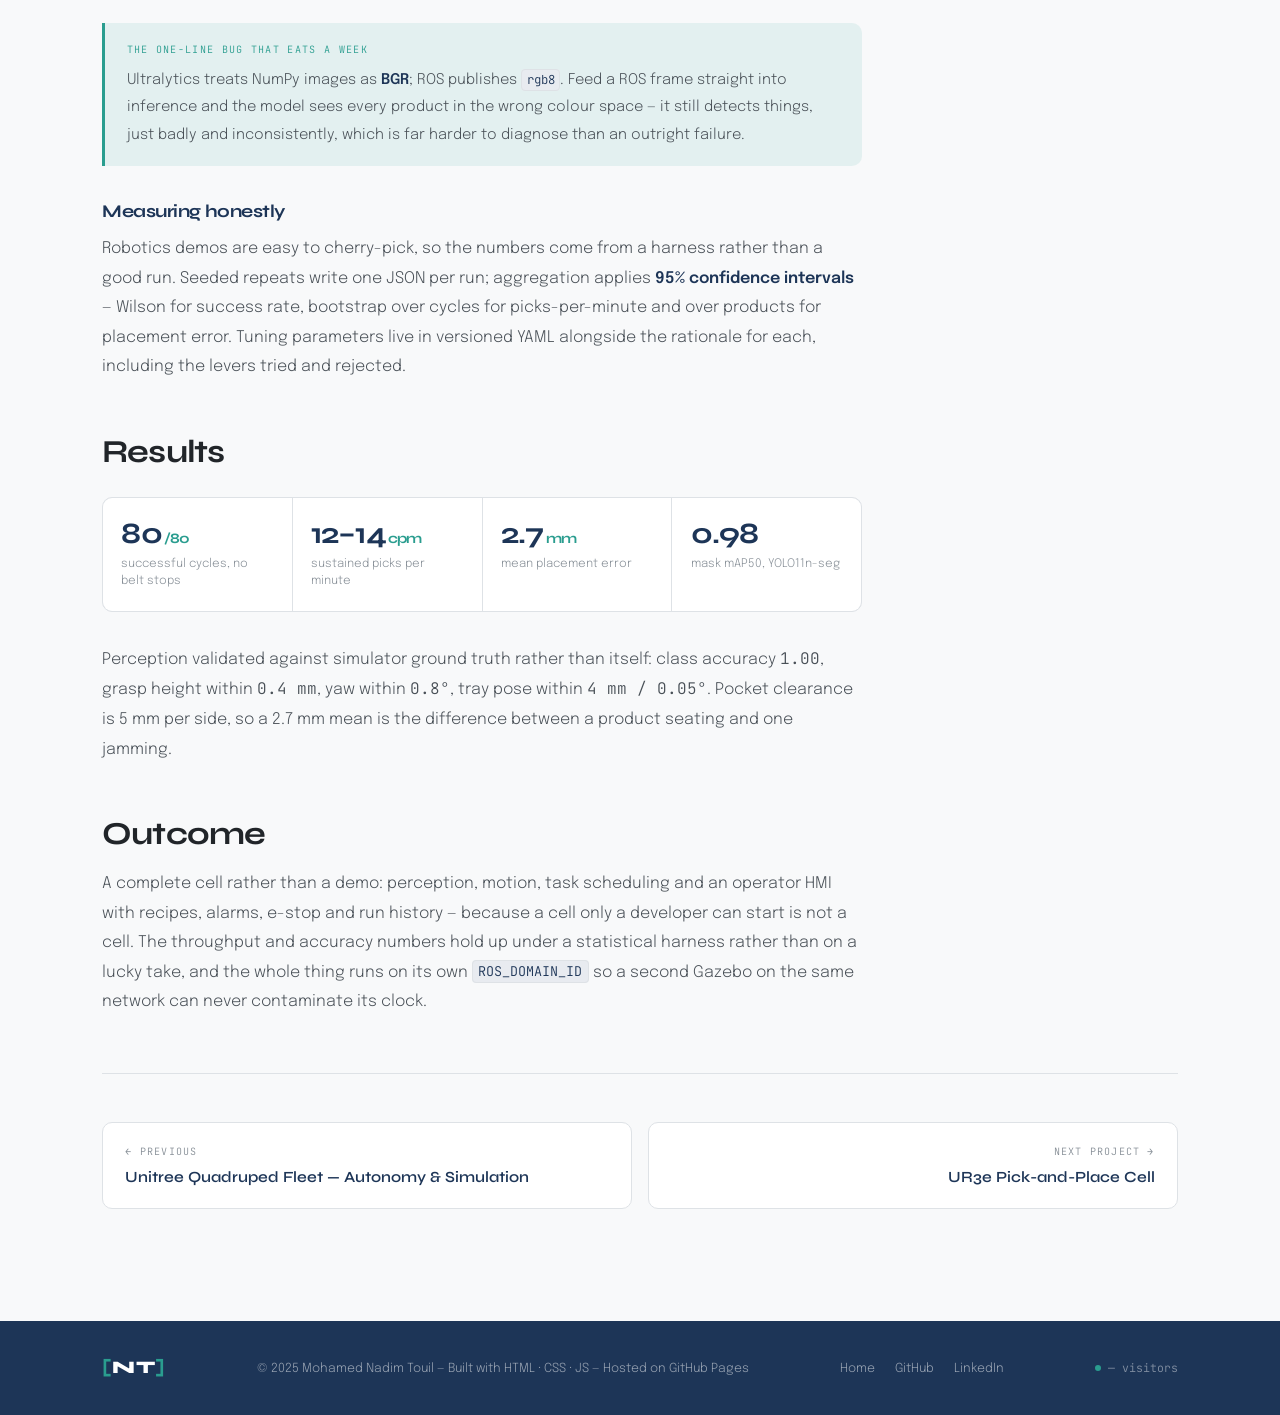
<file: projects/tog-sim.html>
<!DOCTYPE html>
<html lang="en">
<head>
  <meta charset="UTF-8" />
  <meta name="viewport" content="width=device-width, initial-scale=1.0" />
  <title>tog-sim — Vision-Guided High-Speed Pick &amp; Place | Mohamed Nadim Touil</title>
  <meta name="description" content="A packaging cell in ROS 2 Humble and Gazebo Fortress: YOLO11n-seg perception trained on synthetic data, an Epson GX8 SCARA picking from moving conveyors at 13–14.5 picks per minute with millimetre placement." />
  <link rel="stylesheet" href="../style.css" />
  <link rel="stylesheet" href="../project.css" />
  <link rel="preconnect" href="https://fonts.googleapis.com" />
  <link rel="preconnect" href="https://fonts.gstatic.com" crossorigin />
  <link href="https://fonts.googleapis.com/css2?family=Syne:wght@400;500;600;700;800&family=Epilogue:ital,wght@0,300;0,400;0,500;1,300&family=JetBrains+Mono:wght@400;500&display=swap" rel="stylesheet" />
</head>
<body>

  <!-- ═══ NAVBAR ═══ -->
  <nav id="navbar">
    <div class="nav-inner">
      <a href="../index.html" class="nav-logo">
        <span class="logo-bracket">[</span>NT<span class="logo-bracket">]</span>
      </a>
      <button class="nav-toggle" id="navToggle" aria-label="Toggle menu">
        <span></span><span></span><span></span>
      </button>
      <ul class="nav-links" id="navLinks">
        <li><a href="../index.html#about">About</a></li>
        <li><a href="../index.html#experience">Experience</a></li>
        <li><a href="../index.html#education">Education</a></li>
        <li><a href="../index.html#projects">Projects</a></li>
        <li><a href="../index.html#contact" class="nav-cta">Get in Touch</a></li>
      </ul>
    </div>
  </nav>

  <!-- ═══ HERO ═══ -->
  <header class="proj-hero">
    <div class="container">
      <a href="../index.html#projects" class="back-link">← All projects</a>

      <div class="eyebrow">Project 03 — Industrial Manipulation</div>
      <h1 class="proj-title">tog-sim — <em>Vision-Guided Pick &amp; Place</em></h1>
      <p class="proj-tagline">
        A packaging cell where a neural network segments unsorted products on a moving belt, a SCARA picks
        them with a vacuum gripper, and places them into trays that are also moving — the belts never stop.
      </p>

      <div class="proj-meta" data-gh-repo="tog-sim">
        <div><span class="pmeta-k">Type</span><span class="pmeta-v">Personal project · simulation</span></div>
        <div><span class="pmeta-k">Language</span><span class="pmeta-v live" data-gh="language">Python</span></div>
        <div><span class="pmeta-k">Last commit</span><span class="pmeta-v live" data-gh="updated">recently</span></div>
        <div><span class="pmeta-k">Status</span><span class="pmeta-v">M0–M5 complete · M6 in progress</span></div>
      </div>

      <div class="proj-actions">
        <a href="https://github.com/Hypothalmuss/tog-sim" target="_blank" rel="noopener" class="btn-primary">View on GitHub</a>
        <a href="../index.html#contact" class="btn-secondary">Get in touch</a>
      </div>
    </div>
  </header>

  <!-- ═══ BODY ═══ -->
  <section class="section">
    <div class="container">

      <div class="specsheet">
        <div class="specsheet-head">
          <span>Cell Specification</span>
          <span class="dot" aria-hidden="true"></span>
        </div>
        <div class="specsheet-grid">
          <div class="spec-row"><div class="spec-k">Manipulator</div><div class="spec-v">Epson GX8-C653S SCARA + tilt module</div></div>
          <div class="spec-row"><div class="spec-k">End effector</div><div class="spec-v">OnRobot VGC10 vacuum gripper</div></div>
          <div class="spec-row"><div class="spec-k">Vision</div><div class="spec-v">2 × Intel RealSense D435, overhead</div></div>
          <div class="spec-row"><div class="spec-k">Middleware</div><div class="spec-v">ROS 2 Humble · ros2_control</div></div>
          <div class="spec-row"><div class="spec-k">Simulator</div><div class="spec-v">Gazebo Fortress · Open-RMF workcell</div></div>
          <div class="spec-row"><div class="spec-k">Perception</div><div class="spec-v">YOLO11n-seg, synthetic training data</div></div>
          <div class="spec-row"><div class="spec-k">Motion</div><div class="spec-v">Analytical IK · Ruckig trajectories</div></div>
          <div class="spec-row"><div class="spec-k">Operator HMI</div><div class="spec-v">FastAPI + vanilla JS panel</div></div>
        </div>
      </div>
      <p class="media-cap">Every component modelled is off-the-shelf hardware you could actually buy.</p>

      <div class="proj-body">

        <h2>The problem</h2>
        <p>
          The naive version is easy: stop the belt, look, pick, place, restart. Every second of stopped belt
          is lost throughput, so real packaging machines never do that. They pick from a belt that is still
          moving into a tray that is <em>also</em> still moving — <strong>two independently moving targets,
          and the robot must arrive at a point neither has reached yet.</strong>
        </p>
        <p>
          The products arrive unsorted and unoriented, with no fixture telling the robot where anything is.
          Perception has to supply the grasp pose, the product class, and which tray pockets are still free.
        </p>

        <div class="proj-media">
          <video autoplay loop muted playsinline preload="metadata" poster="../assets/posters/togsim-mixed.jpg">
            <source src="../assets/videos/togsim-mixed.mp4" type="video/mp4" />
            Your browser does not support HTML5 video.
          </video>
        </div>
        <p class="media-cap">
          Cartons and bars at 30 products/min across two tray models — every product class routes to a tray
          that fits it, picked and placed from moving belts with no stops.
        </p>

        <h2>Architecture</h2>
        <div class="diagram">
          <svg viewBox="0 0 700 250" role="img" aria-labelledby="tog-dg-title">
            <title id="tog-dg-title">Two RealSense cameras feed YOLO segmentation, producing grasp poses and tray vacancy on one branch and a conveyor tracker publishing TF frames on the other; both feed the task cycle, which drives Ruckig trajectory generation and analytical IK to the SCARA.</title>
            <defs>
              <marker id="arrow2" viewBox="0 0 10 10" refX="9" refY="5" markerWidth="6" markerHeight="6" orient="auto-start-reverse">
                <path d="M 0 0 L 10 5 L 0 10 z" class="dg-arrow" />
              </marker>
            </defs>

            <rect x="8"   y="98"  width="96"  height="46" rx="6" class="dg-node" />
            <text x="56"  y="118" text-anchor="middle" class="dg-label">2× D435</text>
            <text x="56"  y="132" text-anchor="middle" class="dg-sub">overhead</text>

            <rect x="140" y="98"  width="110" height="46" rx="6" class="dg-node-a" />
            <text x="195" y="118" text-anchor="middle" class="dg-label">YOLO11n-seg</text>
            <text x="195" y="132" text-anchor="middle" class="dg-sub">masks + class</text>

            <rect x="288" y="35"  width="110" height="46" rx="6" class="dg-node-a" />
            <text x="343" y="55"  text-anchor="middle" class="dg-label">Grasp pose</text>
            <text x="343" y="69"  text-anchor="middle" class="dg-sub">+ tray vacancy</text>

            <rect x="288" y="160" width="110" height="46" rx="6" class="dg-node-a" />
            <text x="343" y="180" text-anchor="middle" class="dg-label">Conveyor</text>
            <text x="343" y="194" text-anchor="middle" class="dg-sub">tracker → TF</text>

            <rect x="436" y="98"  width="110" height="46" rx="6" class="dg-node-a" />
            <text x="491" y="118" text-anchor="middle" class="dg-label">Task cycle</text>
            <text x="491" y="132" text-anchor="middle" class="dg-sub">TRACK_CART</text>

            <rect x="582" y="98"  width="108" height="46" rx="6" class="dg-node" />
            <text x="636" y="118" text-anchor="middle" class="dg-label">Ruckig + IK</text>
            <text x="636" y="132" text-anchor="middle" class="dg-sub">SCARA + VGC10</text>

            <path d="M 104 121 H 137"                    class="dg-edge" marker-end="url(#arrow2)" />
            <path d="M 250 114 Q 270 114 270 58 H 285"   class="dg-edge" marker-end="url(#arrow2)" />
            <path d="M 250 128 Q 270 128 270 183 H 285"  class="dg-edge" marker-end="url(#arrow2)" />
            <path d="M 398 58  Q 420 58 420 114 H 433"   class="dg-edge" marker-end="url(#arrow2)" />
            <path d="M 398 183 Q 420 183 420 128 H 433"  class="dg-edge" marker-end="url(#arrow2)" />
            <path d="M 546 121 H 579"                    class="dg-edge" marker-end="url(#arrow2)" />

            <text x="120" y="112" text-anchor="middle" class="dg-topic">rgb8</text>
            <text x="564" y="112" text-anchor="middle" class="dg-topic">traj</text>
          </svg>
        </div>
        <p class="media-cap">Teal blocks are project code; the SCARA controller and simulator surround them.</p>

        <h2>The challenges</h2>

        <h3>Aiming at a target that is still moving</h3>
        <p>
          The <code>conveyor_tracker</code> node turns per-frame detections into stable tracks for products
          and trays, and publishes each as a TF frame. That one choice makes the rest tractable: once a
          moving product is a coordinate frame, the planner can aim at <em>where it will be</em>, and the
          pick becomes a transform lookup rather than a special case. A <code>TRACK_CART</code> motion mode
          flies, tracks and seals against the target in motion.
        </p>

        <h3>Training a network with no real data</h3>
        <p>
          No dataset of packaging cells exists, so perception trained entirely on <strong>1,773 synthetic
          scenes</strong> rendered with panoptic segmentation cameras that return pixel-perfect labels for
          free — no manual annotation anywhere in the pipeline.
        </p>

        <div class="note">
          <div class="note-k">The one-line bug that eats a week</div>
          <p>
            Ultralytics treats NumPy images as <strong>BGR</strong>; ROS publishes <code>rgb8</code>. Feed a
            ROS frame straight into inference and the model sees every product in the wrong colour space —
            it still detects things, just badly and inconsistently, which is far harder to diagnose than an
            outright failure.
          </p>
        </div>

        <h3>Measuring honestly</h3>
        <p>
          Robotics demos are easy to cherry-pick, so the numbers come from a harness rather than a good run.
          Seeded repeats write one JSON per run; aggregation applies <strong>95% confidence intervals</strong>
          — Wilson for success rate, bootstrap over cycles for picks-per-minute and over products for
          placement error. Tuning parameters live in versioned YAML alongside the rationale for each,
          including the levers tried and rejected.
        </p>

        <h2>Results</h2>
        <div class="metrics">
          <div class="metric">
            <div class="metric-n">80<span class="unit">/80</span></div>
            <div class="metric-l">successful cycles, no belt stops</div>
          </div>
          <div class="metric">
            <div class="metric-n">12–14<span class="unit">cpm</span></div>
            <div class="metric-l">sustained picks per minute</div>
          </div>
          <div class="metric">
            <div class="metric-n">2.7<span class="unit">mm</span></div>
            <div class="metric-l">mean placement error</div>
          </div>
          <div class="metric">
            <div class="metric-n">0.98</div>
            <div class="metric-l">mask mAP50, YOLO11n-seg</div>
          </div>
        </div>
        <p>
          Perception validated against simulator ground truth rather than itself: class accuracy
          <span class="mono">1.00</span>, grasp height within <span class="mono">0.4 mm</span>, yaw within
          <span class="mono">0.8°</span>, tray pose within <span class="mono">4 mm / 0.05°</span>. Pocket
          clearance is 5 mm per side, so a 2.7 mm mean is the difference between a product seating and one
          jamming.
        </p>

        <h2>Outcome</h2>
        <p>
          A complete cell rather than a demo: perception, motion, task scheduling and an operator HMI with
          recipes, alarms, e-stop and run history — because a cell only a developer can start is not a cell.
          The throughput and accuracy numbers hold up under a statistical harness rather than on a lucky
          take, and the whole thing runs on its own <code>ROS_DOMAIN_ID</code> so a second Gazebo on the same
          network can never contaminate its clock.
        </p>

      </div>

      <nav class="proj-nav">
        <a href="go2.html" class="pnav-card">
          <div class="pnav-k">← Previous</div>
          <div class="pnav-t">Unitree Quadruped Fleet — Autonomy &amp; Simulation</div>
        </a>
        <a href="ur3e.html" class="pnav-card next">
          <div class="pnav-k">Next project →</div>
          <div class="pnav-t">UR3e Pick-and-Place Cell</div>
        </a>
      </nav>

    </div>
  </section>

  <!-- ═══ FOOTER ═══ -->
  <footer>
    <div class="container footer-row">
      <a href="../index.html" class="nav-logo"><span class="logo-bracket">[</span>NT<span class="logo-bracket">]</span></a>
      <p>© 2025 Mohamed Nadim Touil — Built with HTML · CSS · JS — Hosted on GitHub Pages</p>
      <div class="footer-links">
        <a href="../index.html">Home</a>
        <a href="https://github.com/hypothalmuss" target="_blank" rel="noopener">GitHub</a>
        <a href="https://linkedin.com/in/MedNadimTouil" target="_blank" rel="noopener">LinkedIn</a>
      </div>
      <div class="footer-visitor">
        <span class="footer-visitor-dot"></span>
        <span id="footer-visitor-count">—</span> visitors
      </div>
    </div>
  </footer>

  <script src="../script.js"></script>
  <script src="../visitor.js"></script>
  <script src="../github-activity.js"></script>
</body>
</html>
</file>
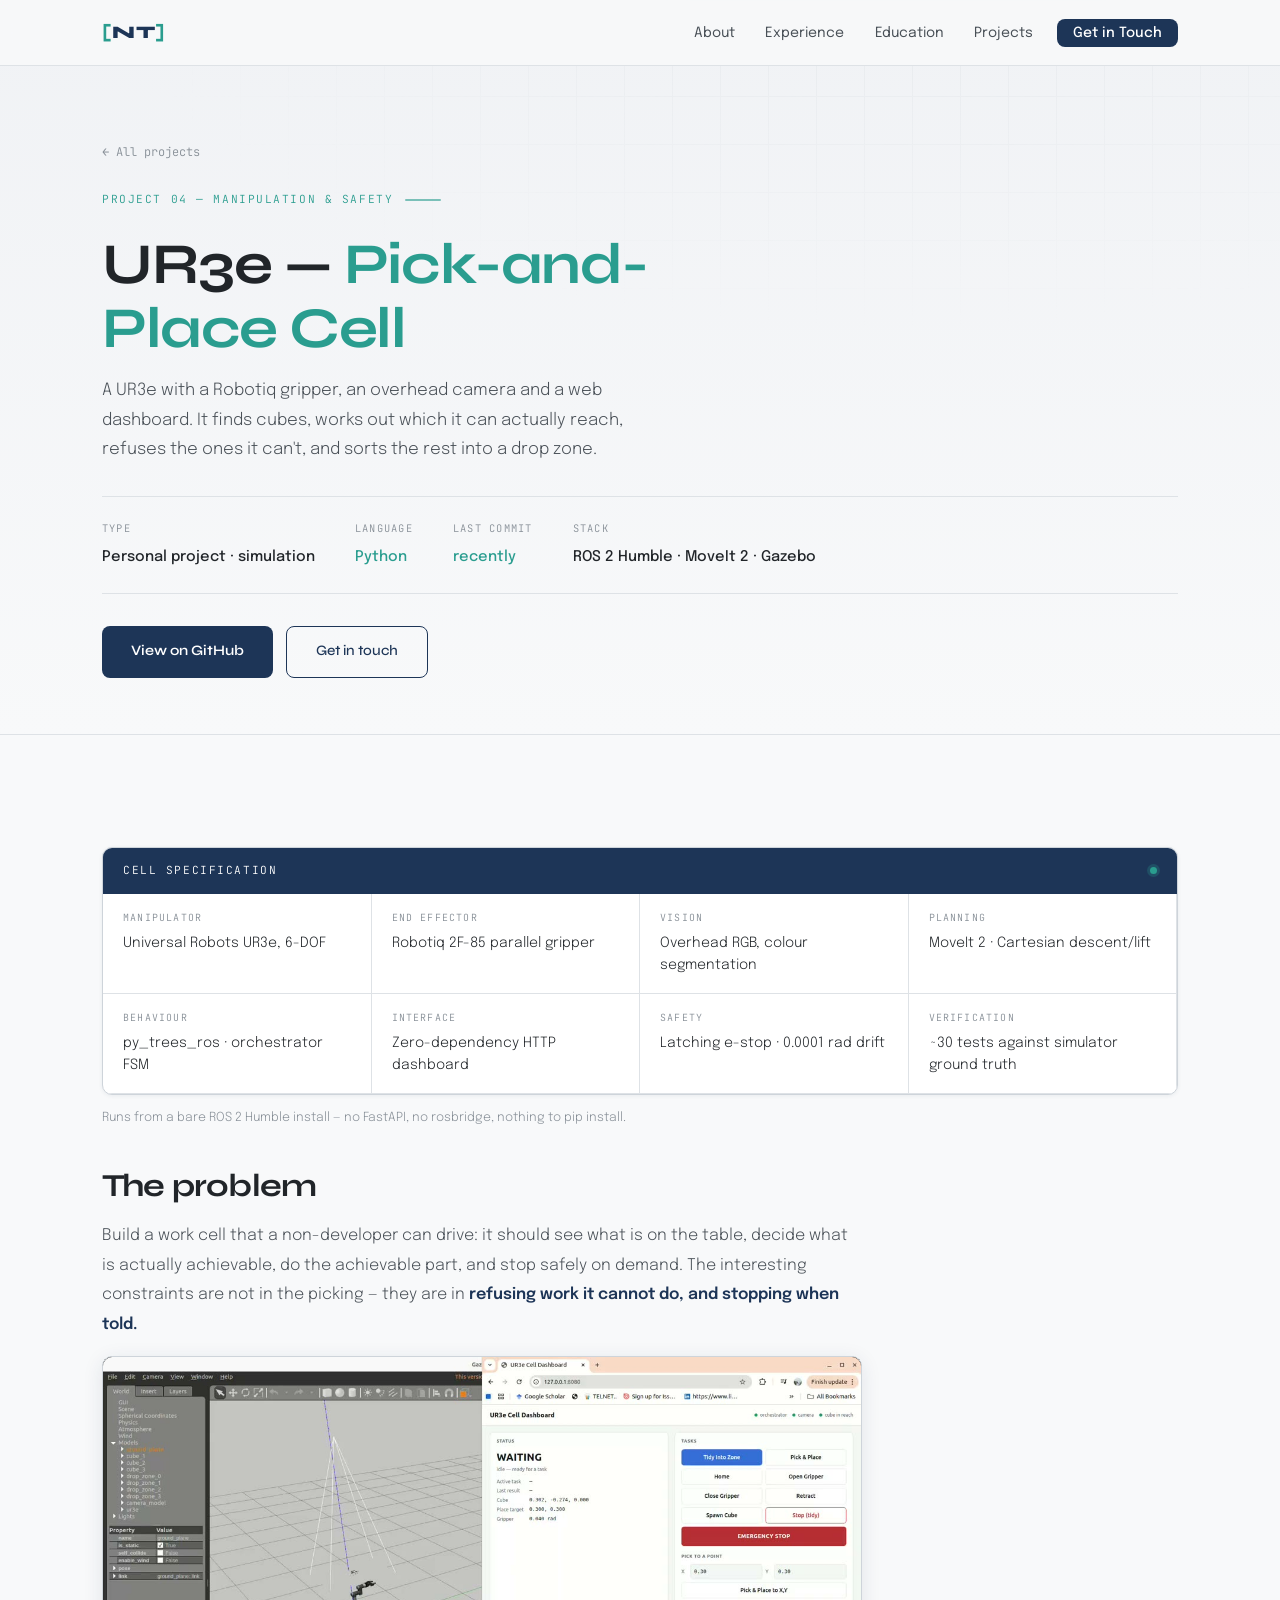
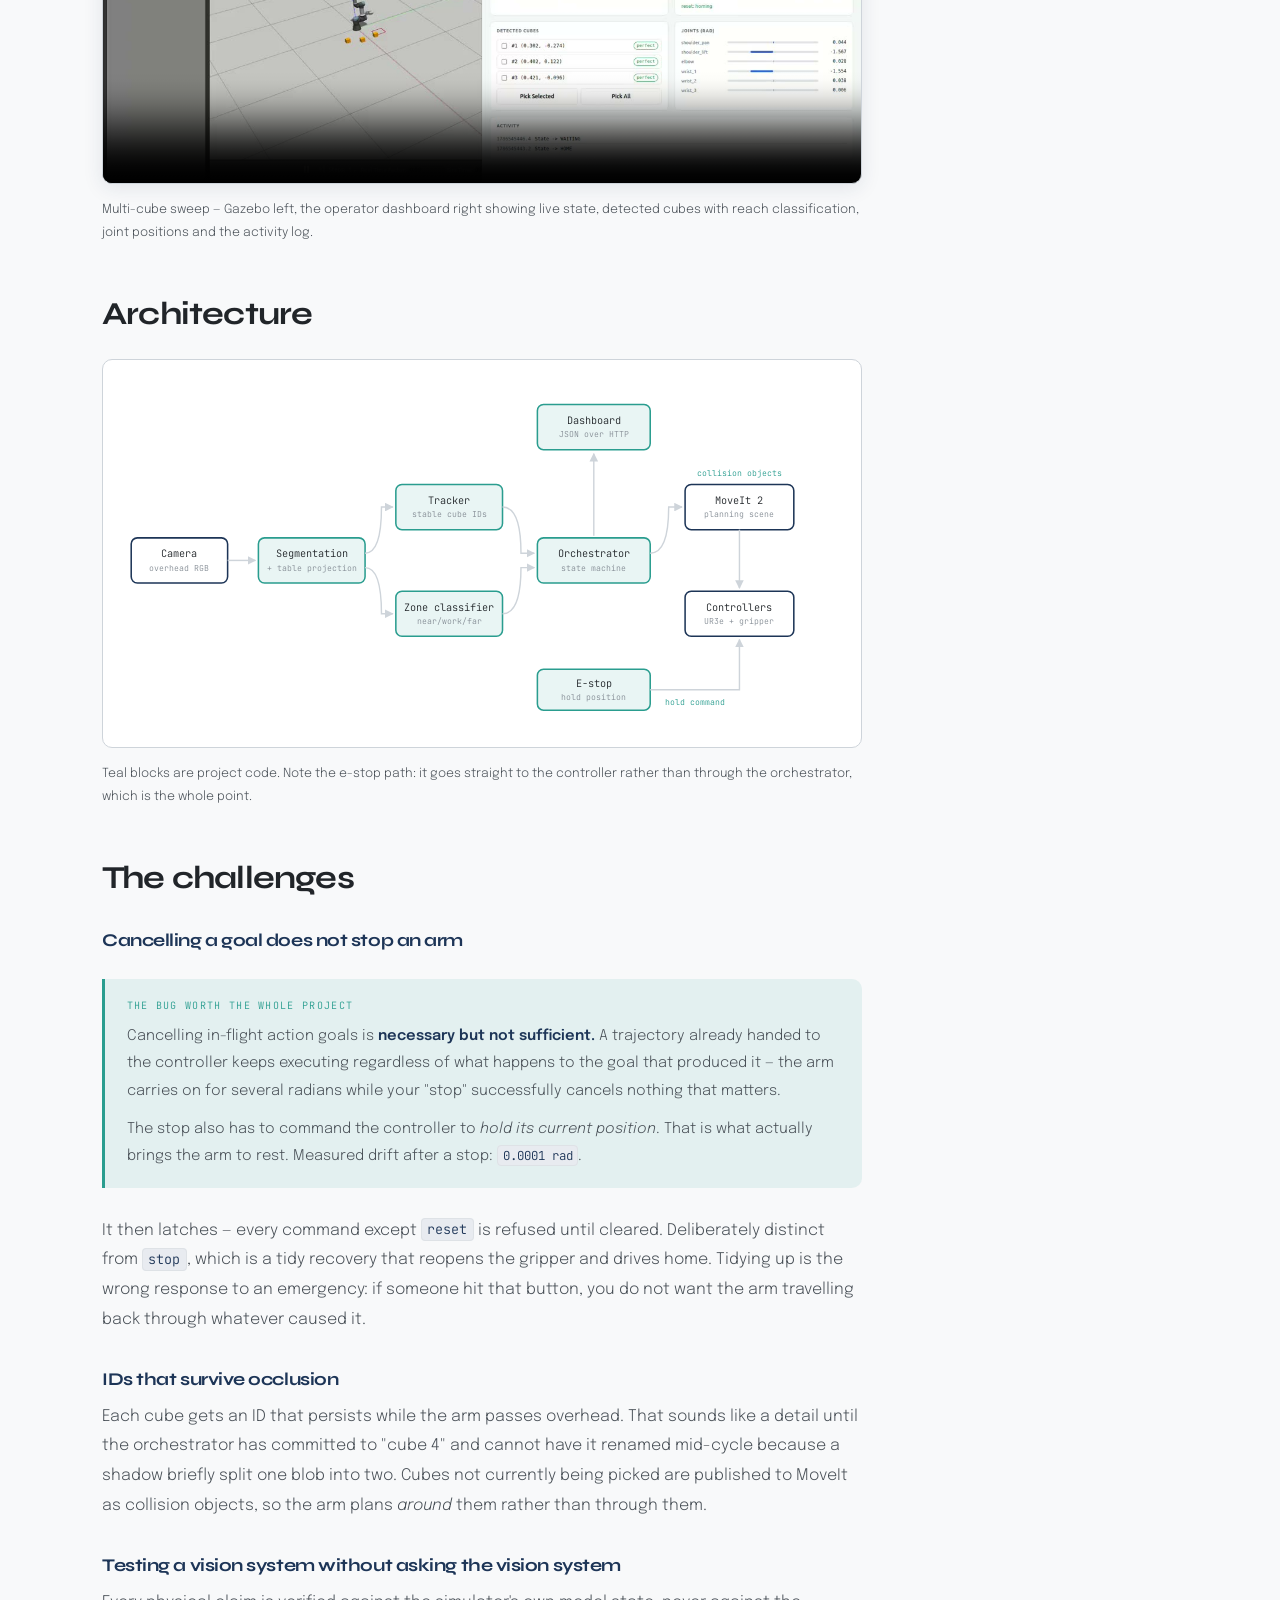
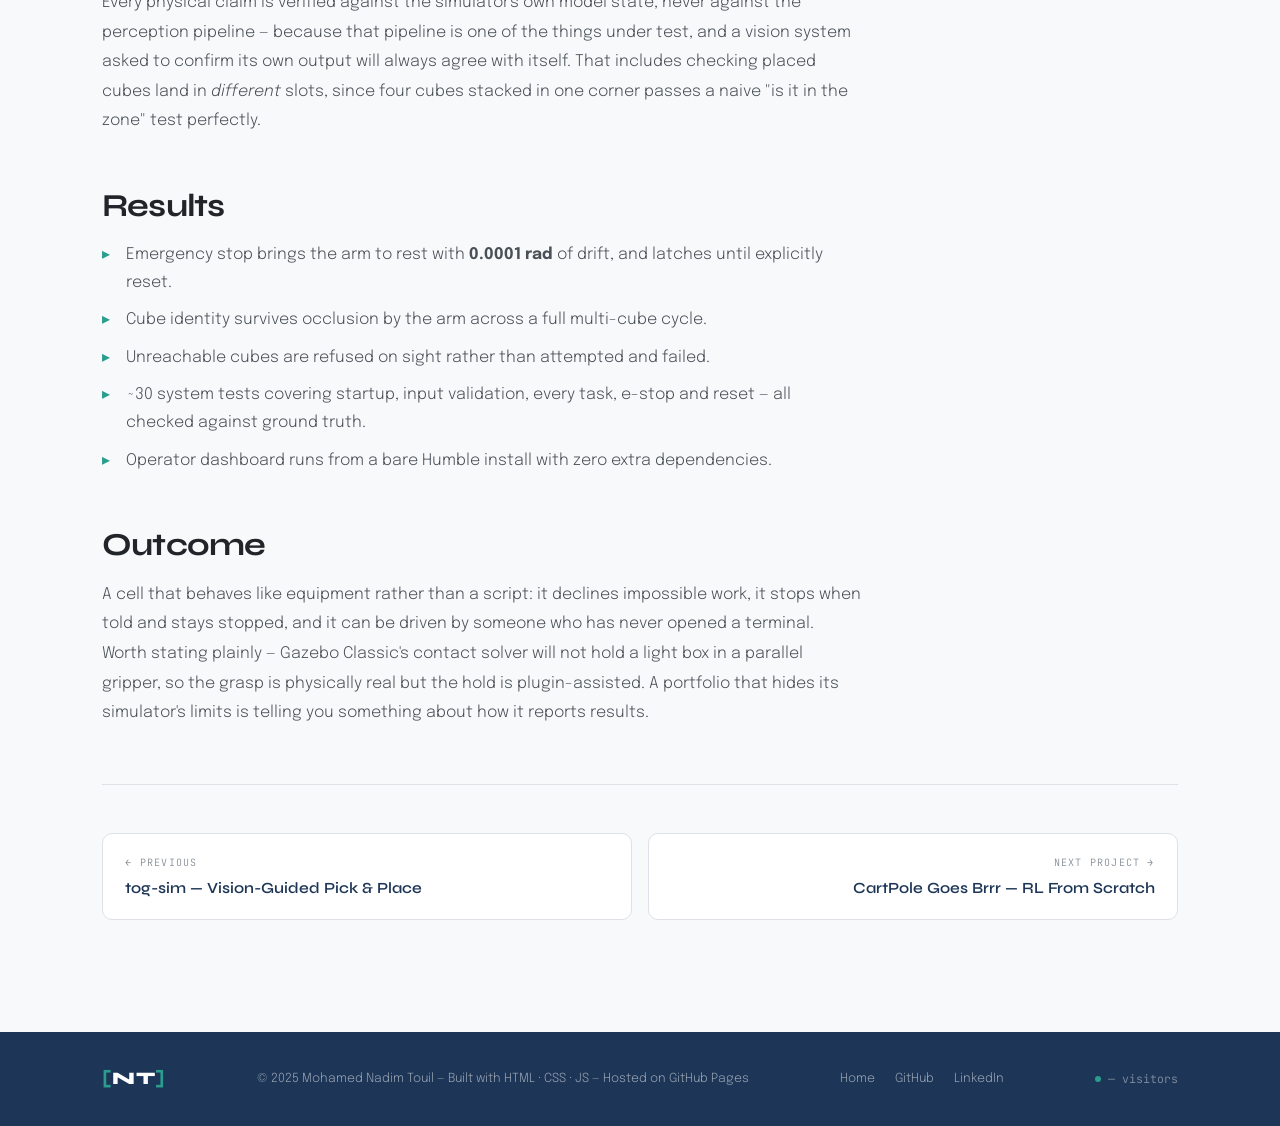
<file: projects/ur3e.html>
<!DOCTYPE html>
<html lang="en">
<head>
  <meta charset="UTF-8" />
  <meta name="viewport" content="width=device-width, initial-scale=1.0" />
  <title>UR3e Pick-and-Place Cell | Mohamed Nadim Touil</title>
  <meta name="description" content="A UR3e work cell in ROS 2 Humble and MoveIt 2: camera-driven cube detection with stable IDs, reach-zone classification, a Cartesian pick state machine, and an emergency stop that actually stops the arm." />
  <link rel="stylesheet" href="../style.css" />
  <link rel="stylesheet" href="../project.css" />
  <link rel="preconnect" href="https://fonts.googleapis.com" />
  <link rel="preconnect" href="https://fonts.gstatic.com" crossorigin />
  <link href="https://fonts.googleapis.com/css2?family=Syne:wght@400;500;600;700;800&family=Epilogue:ital,wght@0,300;0,400;0,500;1,300&family=JetBrains+Mono:wght@400;500&display=swap" rel="stylesheet" />
</head>
<body>

  <!-- ═══ NAVBAR ═══ -->
  <nav id="navbar">
    <div class="nav-inner">
      <a href="../index.html" class="nav-logo">
        <span class="logo-bracket">[</span>NT<span class="logo-bracket">]</span>
      </a>
      <button class="nav-toggle" id="navToggle" aria-label="Toggle menu">
        <span></span><span></span><span></span>
      </button>
      <ul class="nav-links" id="navLinks">
        <li><a href="../index.html#about">About</a></li>
        <li><a href="../index.html#experience">Experience</a></li>
        <li><a href="../index.html#education">Education</a></li>
        <li><a href="../index.html#projects">Projects</a></li>
        <li><a href="../index.html#contact" class="nav-cta">Get in Touch</a></li>
      </ul>
    </div>
  </nav>

  <!-- ═══ HERO ═══ -->
  <header class="proj-hero">
    <div class="container">
      <a href="../index.html#projects" class="back-link">← All projects</a>

      <div class="eyebrow">Project 04 — Manipulation &amp; Safety</div>
      <h1 class="proj-title">UR3e — <em>Pick-and-Place Cell</em></h1>
      <p class="proj-tagline">
        A UR3e with a Robotiq gripper, an overhead camera and a web dashboard. It finds cubes, works out
        which it can actually reach, refuses the ones it can't, and sorts the rest into a drop zone.
      </p>

      <div class="proj-meta" data-gh-repo="ur3e-pick-and-place">
        <div><span class="pmeta-k">Type</span><span class="pmeta-v">Personal project · simulation</span></div>
        <div><span class="pmeta-k">Language</span><span class="pmeta-v live" data-gh="language">Python</span></div>
        <div><span class="pmeta-k">Last commit</span><span class="pmeta-v live" data-gh="updated">recently</span></div>
        <div><span class="pmeta-k">Stack</span><span class="pmeta-v">ROS 2 Humble · MoveIt 2 · Gazebo</span></div>
      </div>

      <div class="proj-actions">
        <a href="https://github.com/Hypothalmuss/ur3e-pick-and-place" target="_blank" rel="noopener" class="btn-primary">View on GitHub</a>
        <a href="../index.html#contact" class="btn-secondary">Get in touch</a>
      </div>
    </div>
  </header>

  <!-- ═══ BODY ═══ -->
  <section class="section">
    <div class="container">

      <div class="specsheet">
        <div class="specsheet-head">
          <span>Cell Specification</span>
          <span class="dot" aria-hidden="true"></span>
        </div>
        <div class="specsheet-grid">
          <div class="spec-row"><div class="spec-k">Manipulator</div><div class="spec-v">Universal Robots UR3e, 6-DOF</div></div>
          <div class="spec-row"><div class="spec-k">End effector</div><div class="spec-v">Robotiq 2F-85 parallel gripper</div></div>
          <div class="spec-row"><div class="spec-k">Vision</div><div class="spec-v">Overhead RGB, colour segmentation</div></div>
          <div class="spec-row"><div class="spec-k">Planning</div><div class="spec-v">MoveIt 2 · Cartesian descent/lift</div></div>
          <div class="spec-row"><div class="spec-k">Behaviour</div><div class="spec-v">py_trees_ros · orchestrator FSM</div></div>
          <div class="spec-row"><div class="spec-k">Interface</div><div class="spec-v">Zero-dependency HTTP dashboard</div></div>
          <div class="spec-row"><div class="spec-k">Safety</div><div class="spec-v">Latching e-stop · 0.0001 rad drift</div></div>
          <div class="spec-row"><div class="spec-k">Verification</div><div class="spec-v">~30 tests against simulator ground truth</div></div>
        </div>
      </div>
      <p class="media-cap">Runs from a bare ROS 2 Humble install — no FastAPI, no rosbridge, nothing to pip install.</p>

      <div class="proj-body">

        <h2>The problem</h2>
        <p>
          Build a work cell that a non-developer can drive: it should see what is on the table, decide what
          is actually achievable, do the achievable part, and stop safely on demand. The interesting
          constraints are not in the picking — they are in <strong>refusing work it cannot do, and stopping
          when told.</strong>
        </p>

        <div class="proj-media">
          <video controls preload="none" playsinline muted poster="../assets/posters/ur3e-full-demo.jpg">
            <source src="../assets/videos/ur3e-full-demo.mp4" type="video/mp4" />
            Your browser does not support HTML5 video.
          </video>
        </div>
        <p class="media-cap">
          Multi-cube sweep — Gazebo left, the operator dashboard right showing live state, detected cubes
          with reach classification, joint positions and the activity log.
        </p>

        <h2>Architecture</h2>
        <div class="diagram">
          <svg viewBox="0 0 700 330" role="img" aria-labelledby="ur3e-dg-title">
            <title id="ur3e-dg-title">The overhead camera feeds colour segmentation, which feeds a tracker assigning stable cube IDs and a zone classifier; the orchestrator state machine consumes both, publishes idle cubes to the MoveIt planning scene as collision objects, and sends trajectories to the controllers driving the UR3e and gripper. The dashboard talks to the orchestrator over JSON, and the emergency stop bypasses it to command the controller directly.</title>
            <defs>
              <marker id="arrow3" viewBox="0 0 10 10" refX="9" refY="5" markerWidth="6" markerHeight="6" orient="auto-start-reverse">
                <path d="M 0 0 L 10 5 L 0 10 z" class="dg-arrow" />
              </marker>
            </defs>

            <!-- perception chain -->
            <rect x="8"   y="150" width="94"  height="44" rx="6" class="dg-node" />
            <text x="55"  y="169" text-anchor="middle" class="dg-label">Camera</text>
            <text x="55"  y="182" text-anchor="middle" class="dg-sub">overhead RGB</text>

            <rect x="132" y="150" width="104" height="44" rx="6" class="dg-node-a" />
            <text x="184" y="169" text-anchor="middle" class="dg-label">Segmentation</text>
            <text x="184" y="182" text-anchor="middle" class="dg-sub">+ table projection</text>

            <rect x="266" y="98"  width="104" height="44" rx="6" class="dg-node-a" />
            <text x="318" y="117" text-anchor="middle" class="dg-label">Tracker</text>
            <text x="318" y="130" text-anchor="middle" class="dg-sub">stable cube IDs</text>

            <rect x="266" y="202" width="104" height="44" rx="6" class="dg-node-a" />
            <text x="318" y="221" text-anchor="middle" class="dg-label">Zone classifier</text>
            <text x="318" y="234" text-anchor="middle" class="dg-sub">near/work/far</text>

            <!-- orchestrator -->
            <rect x="404" y="150" width="110" height="44" rx="6" class="dg-node-a" />
            <text x="459" y="169" text-anchor="middle" class="dg-label">Orchestrator</text>
            <text x="459" y="182" text-anchor="middle" class="dg-sub">state machine</text>

            <!-- dashboard -->
            <rect x="404" y="20"  width="110" height="44" rx="6" class="dg-node-a" />
            <text x="459" y="39"  text-anchor="middle" class="dg-label">Dashboard</text>
            <text x="459" y="52"  text-anchor="middle" class="dg-sub">JSON over HTTP</text>

            <!-- moveit -->
            <rect x="548" y="98"  width="106" height="44" rx="6" class="dg-node" />
            <text x="601" y="117" text-anchor="middle" class="dg-label">MoveIt 2</text>
            <text x="601" y="130" text-anchor="middle" class="dg-sub">planning scene</text>

            <!-- controllers -->
            <rect x="548" y="202" width="106" height="44" rx="6" class="dg-node" />
            <text x="601" y="221" text-anchor="middle" class="dg-label">Controllers</text>
            <text x="601" y="234" text-anchor="middle" class="dg-sub">UR3e + gripper</text>

            <!-- e-stop -->
            <rect x="404" y="278" width="110" height="40" rx="6" class="dg-node-a" />
            <text x="459" y="295" text-anchor="middle" class="dg-label">E-stop</text>
            <text x="459" y="308" text-anchor="middle" class="dg-sub">hold position</text>

            <path d="M 102 172 H 129"                     class="dg-edge" marker-end="url(#arrow3)" />
            <path d="M 236 165 Q 252 165 252 120 H 263"   class="dg-edge" marker-end="url(#arrow3)" />
            <path d="M 236 179 Q 252 179 252 224 H 263"   class="dg-edge" marker-end="url(#arrow3)" />
            <path d="M 370 120 Q 388 120 388 165 H 401"   class="dg-edge" marker-end="url(#arrow3)" />
            <path d="M 370 224 Q 388 224 388 179 H 401"   class="dg-edge" marker-end="url(#arrow3)" />
            <path d="M 459 148 V 68"                      class="dg-edge" marker-end="url(#arrow3)" />
            <path d="M 514 165 Q 532 165 532 120 H 545"   class="dg-edge" marker-end="url(#arrow3)" />
            <path d="M 601 142 V 199"                     class="dg-edge" marker-end="url(#arrow3)" />
            <!-- e-stop bypasses the orchestrator, straight to the controller -->
            <path d="M 514 298 H 601 V 249"               class="dg-edge" marker-end="url(#arrow3)" />

            <text x="601" y="90"  text-anchor="middle" class="dg-topic">collision objects</text>
            <text x="558" y="313" text-anchor="middle" class="dg-topic">hold command</text>
          </svg>
        </div>
        <p class="media-cap">
          Teal blocks are project code. Note the e-stop path: it goes straight to the controller rather than
          through the orchestrator, which is the whole point.
        </p>

        <h2>The challenges</h2>

        <h3>Cancelling a goal does not stop an arm</h3>
        <div class="note">
          <div class="note-k">The bug worth the whole project</div>
          <p>
            Cancelling in-flight action goals is <strong>necessary but not sufficient.</strong> A trajectory
            already handed to the controller keeps executing regardless of what happens to the goal that
            produced it — the arm carries on for several radians while your "stop" successfully cancels
            nothing that matters.
          </p>
          <p>
            The stop also has to command the controller to <em>hold its current position</em>. That is what
            actually brings the arm to rest. Measured drift after a stop: <code>0.0001 rad</code>.
          </p>
        </div>
        <p>
          It then latches — every command except <code>reset</code> is refused until cleared. Deliberately
          distinct from <code>stop</code>, which is a tidy recovery that reopens the gripper and drives home.
          Tidying up is the wrong response to an emergency: if someone hit that button, you do not want the
          arm travelling back through whatever caused it.
        </p>

        <h3>IDs that survive occlusion</h3>
        <p>
          Each cube gets an ID that persists while the arm passes overhead. That sounds like a detail until
          the orchestrator has committed to "cube 4" and cannot have it renamed mid-cycle because a shadow
          briefly split one blob into two. Cubes not currently being picked are published to MoveIt as
          collision objects, so the arm plans <em>around</em> them rather than through them.
        </p>

        <h3>Testing a vision system without asking the vision system</h3>
        <p>
          Every physical claim is verified against the simulator's own model state, never against the
          perception pipeline — because that pipeline is one of the things under test, and a vision system
          asked to confirm its own output will always agree with itself. That includes checking placed cubes
          land in <em>different</em> slots, since four cubes stacked in one corner passes a naive
          "is it in the zone" test perfectly.
        </p>

        <h2>Results</h2>
        <ul class="ticks">
          <li>Emergency stop brings the arm to rest with <strong>0.0001 rad</strong> of drift, and latches until explicitly reset.</li>
          <li>Cube identity survives occlusion by the arm across a full multi-cube cycle.</li>
          <li>Unreachable cubes are refused on sight rather than attempted and failed.</li>
          <li>~30 system tests covering startup, input validation, every task, e-stop and reset — all checked against ground truth.</li>
          <li>Operator dashboard runs from a bare Humble install with zero extra dependencies.</li>
        </ul>

        <h2>Outcome</h2>
        <p>
          A cell that behaves like equipment rather than a script: it declines impossible work, it stops when
          told and stays stopped, and it can be driven by someone who has never opened a terminal. Worth
          stating plainly — Gazebo Classic's contact solver will not hold a light box in a parallel gripper,
          so the grasp is physically real but the hold is plugin-assisted. A portfolio that hides its
          simulator's limits is telling you something about how it reports results.
        </p>

      </div>

      <nav class="proj-nav">
        <a href="tog-sim.html" class="pnav-card">
          <div class="pnav-k">← Previous</div>
          <div class="pnav-t">tog-sim — Vision-Guided Pick &amp; Place</div>
        </a>
        <a href="cartpole.html" class="pnav-card next">
          <div class="pnav-k">Next project →</div>
          <div class="pnav-t">CartPole Goes Brrr — RL From Scratch</div>
        </a>
      </nav>

    </div>
  </section>

  <!-- ═══ FOOTER ═══ -->
  <footer>
    <div class="container footer-row">
      <a href="../index.html" class="nav-logo"><span class="logo-bracket">[</span>NT<span class="logo-bracket">]</span></a>
      <p>© 2025 Mohamed Nadim Touil — Built with HTML · CSS · JS — Hosted on GitHub Pages</p>
      <div class="footer-links">
        <a href="../index.html">Home</a>
        <a href="https://github.com/hypothalmuss" target="_blank" rel="noopener">GitHub</a>
        <a href="https://linkedin.com/in/MedNadimTouil" target="_blank" rel="noopener">LinkedIn</a>
      </div>
      <div class="footer-visitor">
        <span class="footer-visitor-dot"></span>
        <span id="footer-visitor-count">—</span> visitors
      </div>
    </div>
  </footer>

  <script src="../script.js"></script>
  <script src="../visitor.js"></script>
  <script src="../github-activity.js"></script>
</body>
</html>
</file>
<file: style.css>
/* ══════════════════════════════════════════════════
   ROOT & RESET
══════════════════════════════════════════════════ */
:root {
  /* Your palette */
  --bg:         #F8F9FA;   /* soft white */
  --bg-card:    #FFFFFF;
  --bg-alt:     #F0F2F5;   /* slightly deeper for alternating sections */
  --bg-deep:    #E8EBF0;   /* subtle depth for inputs/chips */

  --primary:    #1D3557;   /* deep blue */
  --primary-lt: rgba(29,53,87,0.08);
  --primary-md: rgba(29,53,87,0.15);

  --accent:     #2A9D8F;   /* teal */
  --accent-lt:  rgba(42,157,143,0.10);
  --accent-md:  rgba(42,157,143,0.22);

  --text:       #212529;   /* dark gray */
  --text-mid:   #495057;
  --text-dim:   #868E96;

  --border:     #DEE2E6;   /* light gray */
  --border-md:  #CED4DA;
  --border-accent: rgba(42,157,143,0.3);
  --border-primary: rgba(29,53,87,0.2);

  /* Fonts */
  --f-display: 'Syne', sans-serif;
  --f-body:    'Epilogue', sans-serif;
  --f-mono:    'JetBrains Mono', monospace;

  --nav-h: 66px;
  --r:     10px;
  --r-lg:  16px;
  --ease:  0.22s cubic-bezier(0.4,0,0.2,1);

  /* Shadows — soft for light theme */
  --shadow-sm: 0 1px 4px rgba(29,53,87,0.07);
  --shadow-md: 0 4px 20px rgba(29,53,87,0.10);
  --shadow-lg: 0 12px 40px rgba(29,53,87,0.12);
}

*, *::before, *::after { box-sizing: border-box; margin: 0; padding: 0; }
html { scroll-behavior: smooth; font-size: 16px; }

body {
  background: var(--bg);
  color: var(--text);
  font-family: var(--f-body);
  font-weight: 300;
  line-height: 1.7;
  overflow-x: hidden;
  -webkit-font-smoothing: antialiased;
}

img, video { max-width: 100%; display: block; }
a { color: inherit; text-decoration: none; }
ul { list-style: none; }

/* ══════════════════════════════════════════════════
   TYPOGRAPHY
══════════════════════════════════════════════════ */
h1, h2, h3, h4 {
  font-family: var(--f-display);
  line-height: 1.1;
  letter-spacing: -0.025em;
}

.mono { font-family: var(--f-mono); }

.eyebrow {
  font-family: var(--f-mono);
  font-size: 0.7rem;
  letter-spacing: 0.14em;
  text-transform: uppercase;
  color: var(--accent);
  margin-bottom: 1.5rem;
  display: flex;
  align-items: center;
  gap: 0.75rem;
}
.eyebrow::after {
  content: '';
  flex: 0 0 36px;
  height: 2px;
  background: var(--accent);
  border-radius: 1px;
  opacity: 0.6;
}

.sh2 {
  font-size: clamp(1.9rem, 4vw, 2.75rem);
  color: var(--primary);
  margin-bottom: 0.75rem;
}
.sh2 em { color: var(--accent); font-style: normal; }

.section-sub {
  color: var(--text-mid);
  font-size: 1rem;
  max-width: 560px;
  margin-bottom: 3rem;
}

/* ══════════════════════════════════════════════════
   LAYOUT
══════════════════════════════════════════════════ */
.container { max-width: 1140px; margin: 0 auto; padding: 0 2rem; }
.section   { padding: 7rem 0; }
.section-alt { background: var(--bg-alt); }

/* ══════════════════════════════════════════════════
   NAVBAR
══════════════════════════════════════════════════ */
#navbar {
  position: fixed; top: 0; left: 0; right: 0; z-index: 900;
  height: var(--nav-h);
  background: rgba(248,249,250,0.9);
  backdrop-filter: blur(16px);
  -webkit-backdrop-filter: blur(16px);
  border-bottom: 1px solid var(--border);
  transition: box-shadow var(--ease), border-color var(--ease);
}
#navbar.scrolled {
  box-shadow: var(--shadow-md);
  border-color: var(--border-md);
}

.nav-inner {
  max-width: 1140px; margin: 0 auto; padding: 0 2rem;
  height: 100%; display: flex; align-items: center; justify-content: space-between;
}

.nav-logo {
  font-family: var(--f-display);
  font-size: 1.1rem; font-weight: 800;
  color: var(--primary); letter-spacing: 0.02em;
}
.logo-bracket { color: var(--accent); }

.nav-links { display: flex; align-items: center; gap: 0.1rem; }
.nav-links a {
  font-family: var(--f-body);
  font-size: 0.875rem; font-weight: 400;
  color: var(--text-mid);
  padding: 0.4rem 0.9rem; border-radius: 6px;
  transition: color var(--ease), background var(--ease);
}
.nav-links a:hover { color: var(--primary); background: var(--primary-lt); }
.nav-links a.active { color: var(--accent); }

.nav-cta {
  background: var(--primary) !important;
  color: #fff !important;
  border-radius: 8px !important;
  font-weight: 500 !important;
  margin-left: 0.5rem;
  padding: 0.45rem 1rem !important;
  transition: background var(--ease), box-shadow var(--ease) !important;
}
.nav-cta:hover {
  background: var(--accent) !important;
  box-shadow: 0 4px 14px rgba(42,157,143,0.3) !important;
}

.nav-toggle {
  display: none; flex-direction: column; gap: 5px;
  background: none; border: none; cursor: pointer; padding: 4px;
}
.nav-toggle span {
  display: block; width: 22px; height: 2px;
  background: var(--primary); border-radius: 2px;
  transition: transform var(--ease), opacity var(--ease);
}

/* ══════════════════════════════════════════════════
   BUTTONS
══════════════════════════════════════════════════ */
.btn-primary {
  display: inline-flex; align-items: center; gap: 0.5rem;
  background: var(--primary); color: #fff;
  font-family: var(--f-display); font-weight: 600; font-size: 0.9rem;
  padding: 0.8rem 1.8rem; border-radius: 8px;
  transition: background var(--ease), transform var(--ease), box-shadow var(--ease);
}
.btn-primary:hover {
  background: #162843;
  transform: translateY(-1px);
  box-shadow: 0 6px 22px rgba(29,53,87,0.3);
}

.btn-secondary {
  display: inline-flex; align-items: center; gap: 0.5rem;
  background: transparent; color: var(--primary);
  font-family: var(--f-display); font-size: 0.9rem; font-weight: 500;
  padding: 0.8rem 1.8rem; border-radius: 8px;
  border: 1.5px solid var(--primary);
  transition: background var(--ease), color var(--ease), border-color var(--ease);
}
.btn-secondary:hover {
  background: var(--primary-lt);
  border-color: var(--accent);
  color: var(--accent);
}

.link-btn {
  display: inline-flex; align-items: center; gap: 0.45rem;
  background: transparent; color: var(--accent);
  font-family: var(--f-mono); font-size: 0.78rem; font-weight: 500;
  padding: 0.45rem 0.95rem; border-radius: 6px;
  border: 1.5px solid var(--border-accent);
  transition: background var(--ease), color var(--ease), border-color var(--ease);
}
.link-btn:hover {
  background: var(--accent);
  color: #fff;
  border-color: var(--accent);
}

/* ══════════════════════════════════════════════════
   HERO
══════════════════════════════════════════════════ */
#hero {
  min-height: 100vh;
  padding-top: var(--nav-h);
  display: flex; align-items: center;
  position: relative; overflow: hidden;
  background:
    radial-gradient(ellipse 55% 60% at 75% 50%, rgba(42,157,143,0.07) 0%, transparent 65%),
    radial-gradient(ellipse 40% 50% at 15% 60%, rgba(29,53,87,0.05) 0%, transparent 60%),
    var(--bg);
}

/* HUD corner decorations — subtle in light theme */
.hud-corner {
  position: absolute; width: 24px; height: 24px;
  border-color: rgba(29,53,87,0.2);
  border-style: solid; pointer-events: none;
}
.hud-tl { top: 20px; left: 20px; border-width: 2px 0 0 2px; }
.hud-tr { top: 20px; right: 20px; border-width: 2px 2px 0 0; }
.hud-bl { bottom: 20px; left: 20px; border-width: 0 0 2px 2px; }
.hud-br { bottom: 20px; right: 20px; border-width: 0 2px 2px 0; }

.hero-inner {
  max-width: 1140px; margin: 0 auto; padding: 5rem 2rem;
  width: 100%;
  display: grid; grid-template-columns: 1.15fr 1fr;
  align-items: center; gap: 5rem;
}

/* Heading */
.hero-heading {
  display: flex; flex-direction: column;
  font-size: clamp(2.8rem, 5.5vw, 4.8rem);
  font-weight: 800;
  letter-spacing: -0.04em;
  line-height: 0.95;
  margin-bottom: 1.75rem;
  color: var(--primary);
}
.hl { display: block; }
.hl-accent { color: var(--accent); }

/* Descriptor */
.hero-descriptor {
  display: flex; gap: 1rem; align-items: flex-start;
  margin-bottom: 2.25rem; max-width: 520px;
}
.descriptor-bar {
  flex-shrink: 0; width: 3px; border-radius: 2px;
  background: linear-gradient(to bottom, var(--accent), rgba(42,157,143,0.1));
  align-self: stretch; min-height: 40px;
}
.hero-descriptor p {
  color: var(--text-mid);
  font-size: 1.1rem;
  line-height: 1.75;
  font-weight: 400;
}

/* Stats row */
.hero-stats {
  display: flex; align-items: center; gap: 1.5rem;
  margin-bottom: 2.25rem;
}
.hstat { display: flex; flex-direction: column; }
.hstat-n {
  font-family: var(--f-display); font-size: 1.9rem; font-weight: 800;
  color: var(--primary); line-height: 1;
}
.hstat-l { font-size: 0.7rem; color: var(--text-dim); line-height: 1.4; margin-top: 0.15rem; }
.hstat-sep { width: 1px; height: 38px; background: var(--border-md); }

/* Action buttons */
.hero-actions { display: flex; gap: 1rem; flex-wrap: wrap; margin-bottom: 1.75rem; }

/* Social links */
.hero-socials { display: flex; gap: 0.65rem; margin-bottom: 1.25rem; }
.hero-socials a {
  display: inline-flex; align-items: center; gap: 0.5rem;
  font-family: var(--f-mono); font-size: 0.75rem; color: var(--text-dim);
  padding: 0.4rem 0.85rem; border-radius: 6px;
  border: 1px solid var(--border);
  background: var(--bg-card);
  box-shadow: var(--shadow-sm);
  transition: color var(--ease), border-color var(--ease), box-shadow var(--ease);
}
.hero-socials a:hover {
  color: var(--primary);
  border-color: var(--border-primary);
  box-shadow: var(--shadow-md);
}

/* GitHub notice */
.github-notice {
  display: flex; align-items: flex-start; gap: 0.5rem;
  background: var(--accent-lt);
  border: 1px solid var(--border-accent);
  border-left: 3px solid var(--accent);
  border-radius: 6px;
  padding: 0.65rem 1rem;
  font-family: var(--f-mono);
  font-size: 0.73rem;
  color: var(--text-mid);
  max-width: 500px;
  line-height: 1.5;
}
.notice-icon { flex-shrink: 0; }

/* Photo block */
.hero-photo-block {
  position: relative; display: flex;
  justify-content: center; align-items: center;
}

.photo-frame {
  position: relative; z-index: 1;
  width: 310px; height: 370px;
  border-radius: var(--r-lg);
  overflow: hidden;
  border: 1px solid var(--border);
  background: var(--bg-alt);
  box-shadow: var(--shadow-lg);
}
.photo-frame img {
  width: 100%; height: 100%;
  object-fit: cover; object-position: top center;
}

.photo-label {
  position: absolute; bottom: 0; left: 0; right: 0;
  background: linear-gradient(to top, rgba(29,53,87,0.88) 0%, transparent 100%);
  padding: 2rem 1.25rem 1rem;
  display: flex; flex-direction: column; gap: 0.2rem;
}
.photo-label .mono:first-child { font-size: 0.8rem; color: #fff; font-weight: 500; }
.photo-label .mono.dim { font-size: 0.7rem; color: rgba(255,255,255,0.65); }

/* Decorative elements */
.photo-bar {
  position: absolute; top: 2rem; right: -14px; z-index: 0;
  width: 4px; height: 55%; max-height: 180px;
  background: linear-gradient(to bottom, var(--accent), transparent);
  border-radius: 2px;
}
.photo-dot {
  position: absolute; border-radius: 50%; z-index: 0;
}
.pd1 { width: 10px; height: 10px; top: 1.5rem; left: -12px; background: var(--accent); opacity: 0.4; }
.pd2 { width: 6px; height: 6px; bottom: 3rem; right: -18px; background: var(--primary); opacity: 0.25; }

/* ══════════════════════════════════════════════════
   ABOUT
══════════════════════════════════════════════════ */
.about-layout {
  display: grid; grid-template-columns: 1fr 1.6fr; gap: 5rem; align-items: start;
}
.about-left h2 {
  font-size: clamp(2rem, 3.5vw, 2.8rem); color: var(--primary);
  position: sticky; top: calc(var(--nav-h) + 2rem);
}
.about-left h2 em { color: var(--accent); font-style: normal; display: block; }

.about-right p { color: var(--text-mid); margin-bottom: 1rem; font-size: 0.98rem; line-height: 1.8; }
.about-right p strong { color: var(--primary); font-weight: 600; }

.about-pills {
  display: flex; flex-wrap: wrap; gap: 0.5rem; margin-top: 1.5rem;
}
.about-pills span {
  font-family: var(--f-mono); font-size: 0.73rem;
  background: var(--accent-lt);
  border: 1px solid var(--border-accent);
  color: #1a6b61;
  padding: 0.3rem 0.85rem; border-radius: 6px;
}

/* ══════════════════════════════════════════════════
   TIMELINE
══════════════════════════════════════════════════ */
.timeline { position: relative; display: flex; flex-direction: column; }

.tl {
  display: grid; grid-template-columns: 150px 1fr;
  gap: 0 2rem; align-items: start;
  opacity: 0; transform: translateY(20px);
  transition: opacity 0.5s ease, transform 0.5s ease;
}
.tl.visible { opacity: 1; transform: translateY(0); }

.tl-meta {
  display: flex; flex-direction: column;
  align-items: flex-end; padding-top: 1.5rem;
  position: relative;
}
.tl-date {
  font-size: 0.7rem; color: var(--text-dim); text-align: right; line-height: 1.6;
}
.tl-dot {
  width: 10px; height: 10px; border-radius: 50%;
  background: var(--accent); margin-top: 0.75rem;
  box-shadow: 0 0 0 3px rgba(42,157,143,0.15);
  position: relative; z-index: 1; flex-shrink: 0;
}

/* Connector line */
.tl:not(:last-child) .tl-meta::after {
  content: '';
  position: absolute; top: calc(1.5rem + 22px); right: 4px;
  width: 1px; bottom: -1.75rem;
  background: linear-gradient(to bottom, rgba(42,157,143,0.4), transparent);
}

.tl-card {
  background: var(--bg-card);
  border: 1px solid var(--border);
  border-radius: var(--r-lg);
  padding: 1.6rem 1.75rem;
  margin-bottom: 1.75rem;
  position: relative; overflow: hidden;
  box-shadow: var(--shadow-sm);
  transition: border-color var(--ease), box-shadow var(--ease);
}
.tl-card:hover {
  border-color: var(--border-accent);
  box-shadow: var(--shadow-md);
}

.tl-accent-bar {
  position: absolute; top: 0; left: 0; bottom: 0;
  width: 3px;
  background: var(--accent);
  border-radius: 2px 0 0 2px;
}

.tl-card h3 {
  font-size: 1rem; color: var(--primary);
  margin-bottom: 0.3rem; font-weight: 700;
}
.tl-company {
  font-size: 0.72rem; color: var(--accent);
  margin-bottom: 1rem; letter-spacing: 0.03em;
}

.badge-sm {
  font-size: 0.62rem; font-family: var(--f-mono);
  background: var(--bg-deep); color: var(--text-dim);
  border: 1px solid var(--border);
  padding: 0.12rem 0.5rem; border-radius: 4px;
  margin-left: 0.4rem; font-weight: 400;
}

.chips { display: flex; flex-wrap: wrap; gap: 0.35rem; }
.chips span {
  font-family: var(--f-mono); font-size: 0.68rem;
  color: var(--primary);
  background: var(--primary-lt);
  border: 1px solid var(--border-primary);
  padding: 0.2rem 0.6rem; border-radius: 4px;
}

/* ══════════════════════════════════════════════════
   PROJECTS
══════════════════════════════════════════════════ */
.projects-list { display: flex; flex-direction: column; gap: 2rem; }

.pcard {
  display: grid; grid-template-columns: 1fr 1fr;
  background: var(--bg-card);
  border: 1px solid var(--border);
  border-radius: var(--r-lg); overflow: hidden;
  box-shadow: var(--shadow-sm);
  transition: border-color var(--ease), box-shadow var(--ease), transform var(--ease);
  opacity: 0; transform: translateY(24px);
}
.pcard.visible { opacity: 1; transform: translateY(0); }
.pcard:hover {
  border-color: var(--border-accent);
  box-shadow: var(--shadow-lg);
  transform: translateY(-2px);
}

/* Alternate layout */
.pcard:nth-child(even) { direction: rtl; }
.pcard:nth-child(even) > * { direction: ltr; }

/* ── VIDEO AREA ── */
.pcard-media {
  position: relative;
  overflow: hidden;
  background: var(--bg-deep);
  min-height: 280px;
  display: flex;
  flex-direction: column;
}

/* Make video fill its container completely */
.pcard-media video {
  width: 100%;
  height: 100%;
  flex: 1;
  object-fit: cover;
  display: block;
  /* ensure controls are accessible */
  min-height: 200px;
}

/* Fallback placeholder shown when video hasn't loaded */
.pcard-media::before {
  content: '';
  position: absolute;
  inset: 0;
  background:
    linear-gradient(135deg, var(--primary-lt) 0%, var(--accent-lt) 100%);
  z-index: 0;
  pointer-events: none;
}
.pcard-media video { position: relative; z-index: 1; }

.pcard-tag {
  position: absolute; bottom: 0; left: 0; right: 0; z-index: 2;
  background: linear-gradient(to top, rgba(29,53,87,0.75), transparent);
  padding: 1.5rem 1rem 0.65rem;
  font-size: 0.62rem; color: rgba(255,255,255,0.85);
  letter-spacing: 0.12em;
  pointer-events: none;
}

/* Two framed clips stacked in one card — each frame carries its own tag */
.pcard-media.dual { gap: 2px; }
.pcard-media.dual::before { display: none; }
.media-frame {
  position: relative;
  flex: 1;
  display: flex;
  min-height: 0;
  background: var(--bg-deep);
}
.media-frame video { min-height: 160px; }
.pcard-media.dual .pcard-tag { padding-top: 1.1rem; }

/* ── PROJECT BODY ── */
.pcard-body {
  padding: 2rem 2.25rem;
  display: flex; flex-direction: column; gap: 0.85rem;
}

.pnum {
  font-size: 0.68rem; color: var(--accent);
  letter-spacing: 0.1em;
}

.pcard-body h3 {
  font-size: 1.15rem; color: var(--primary);
  line-height: 1.25; font-weight: 700;
}

.pcard-body > p {
  font-size: 0.875rem; color: var(--text-mid);
  line-height: 1.75; flex: 1;
}

.pwins { display: flex; flex-direction: column; gap: 0.25rem; }
.pwins span {
  font-family: var(--f-mono); font-size: 0.72rem;
  color: #1a6b61;
}

.pstack { display: flex; flex-wrap: wrap; gap: 0.35rem; }
.pstack span {
  font-family: var(--f-mono); font-size: 0.68rem;
  color: var(--primary);
  background: var(--primary-lt);
  border: 1px solid var(--border-primary);
  padding: 0.22rem 0.6rem; border-radius: 5px;
}

.plinks { display: flex; gap: 0.65rem; flex-wrap: wrap; padding-top: 0.15rem; }

/* ══════════════════════════════════════════════════
   CONTACT
══════════════════════════════════════════════════ */
.contact-section {
  background:
    radial-gradient(ellipse 50% 60% at 85% 50%, rgba(42,157,143,0.06) 0%, transparent 65%),
    var(--bg-alt);
}

.contact-layout {
  display: grid; grid-template-columns: 1fr 1fr; gap: 5rem; align-items: start;
}

.contact-left h2 {
  font-size: clamp(2rem, 3.5vw, 2.8rem); color: var(--primary);
  margin-bottom: 1.25rem;
}
.contact-left h2 em { color: var(--accent); font-style: normal; display: block; }
.contact-left p { color: var(--text-mid); font-size: 0.98rem; line-height: 1.8; margin-bottom: 1rem; }
.contact-left p strong { color: var(--primary); font-weight: 600; }

.ctags { display: flex; flex-wrap: wrap; gap: 0.45rem; margin-top: 1rem; }
.ctags span {
  font-family: var(--f-mono); font-size: 0.7rem;
  background: var(--bg-card); border: 1px solid var(--border);
  color: var(--text-mid);
  padding: 0.25rem 0.75rem; border-radius: 6px;
  box-shadow: var(--shadow-sm);
}

.contact-right { display: flex; flex-direction: column; gap: 0.85rem; }

.ccard {
  display: flex; align-items: center; gap: 1.1rem;
  background: var(--bg-card);
  border: 1px solid var(--border);
  border-radius: var(--r);
  padding: 1.1rem 1.35rem;
  box-shadow: var(--shadow-sm);
  transition: border-color var(--ease), box-shadow var(--ease), transform var(--ease);
}
.ccard:not(.no-hover):hover {
  border-color: var(--border-accent);
  box-shadow: var(--shadow-md);
  transform: translateX(4px);
}

.ccard-icon {
  width: 40px; height: 40px; border-radius: 8px;
  background: var(--accent-lt);
  border: 1px solid var(--border-accent);
  display: flex; align-items: center; justify-content: center;
  color: var(--accent); flex-shrink: 0;
}

.cc-lbl {
  font-size: 0.66rem; color: var(--text-dim);
  letter-spacing: 0.1em; text-transform: uppercase;
  margin-bottom: 0.1rem;
}
.cc-val { font-size: 0.88rem; color: var(--primary); font-weight: 400; }
.cc-arr { margin-left: auto; color: var(--accent); font-size: 1.1rem; opacity: 0.5; transition: opacity var(--ease); }
.ccard:hover .cc-arr { opacity: 1; }

/* ══════════════════════════════════════════════════
   FOOTER
══════════════════════════════════════════════════ */
footer {
  background: var(--primary);
  border-top: none;
  padding: 2rem 0;
}
.footer-row {
  display: flex; align-items: center; justify-content: space-between;
  gap: 1rem; flex-wrap: wrap;
}
footer .nav-logo { color: #fff; }
footer .logo-bracket { color: var(--accent); }
footer p { font-size: 0.78rem; color: rgba(255,255,255,0.55); }
.footer-links { display: flex; gap: 1.25rem; }
.footer-links a { font-size: 0.78rem; color: rgba(255,255,255,0.55); transition: color var(--ease); }
.footer-links a:hover { color: var(--accent); }

/* ══════════════════════════════════════════════════
   SCROLL REVEAL
══════════════════════════════════════════════════ */
.reveal {
  opacity: 0; transform: translateY(22px);
  transition: opacity 0.55s ease, transform 0.55s ease;
}
.reveal.visible { opacity: 1; transform: translateY(0); }

/* ══════════════════════════════════════════════════
   RESPONSIVE — TABLET
══════════════════════════════════════════════════ */
@media (max-width: 980px) {
  .hero-inner { grid-template-columns: 1fr; text-align: center; gap: 3rem; }
  .hero-actions, .hero-stats, .hero-socials { justify-content: center; }
  .hero-descriptor { justify-content: center; }
  .github-notice { margin: 0 auto; }
  .hero-photo-block { display: none; }

  .about-layout { grid-template-columns: 1fr; gap: 2.5rem; }
  .about-left h2 { position: static; }

  .tl { grid-template-columns: 120px 1fr; }

  .pcard { grid-template-columns: 1fr; }
  .pcard:nth-child(even) { direction: ltr; }
  .pcard-media { min-height: 240px; }

  .contact-layout { grid-template-columns: 1fr; gap: 3rem; }
}

/* ══════════════════════════════════════════════════
   RESPONSIVE — MOBILE
══════════════════════════════════════════════════ */
@media (max-width: 640px) {
  .section { padding: 5rem 0; }

  .nav-toggle { display: flex; }
  .nav-links {
    display: none; position: fixed;
    top: var(--nav-h); left: 0; right: 0;
    background: rgba(248,249,250,0.98);
    flex-direction: column; padding: 1.25rem 1rem;
    border-bottom: 1px solid var(--border);
    gap: 0.15rem;
    box-shadow: var(--shadow-md);
  }
  .nav-links.open { display: flex; }
  .nav-links a { font-size: 1rem; padding: 0.65rem 1rem; }

  .tl { grid-template-columns: 1fr; }
  .tl-meta {
    flex-direction: row; align-items: center;
    gap: 0.75rem; padding-top: 0; margin-bottom: 0.75rem;
  }
  .tl-date { text-align: left; }
  .tl:not(:last-child) .tl-meta::after { display: none; }

  .hero-actions { flex-direction: column; align-items: center; }
  .footer-row { flex-direction: column; text-align: center; }
}

/* ══════════════════════════════════════════════════
   POLISH
══════════════════════════════════════════════════ */
::selection { background: rgba(42,157,143,0.2); color: var(--primary); }
::-webkit-scrollbar { width: 5px; }
::-webkit-scrollbar-track { background: var(--bg-alt); }
::-webkit-scrollbar-thumb { background: var(--border-md); border-radius: 3px; }
::-webkit-scrollbar-thumb:hover { background: var(--accent); }

/* ══════════════════════════════════════════════════
   VISITOR TOAST
══════════════════════════════════════════════════ */
#visitor-toast {
  position: fixed;
  bottom: 1.75rem;
  right: 1.75rem;
  z-index: 9999;
  width: 300px;
  background: var(--bg-card);
  border: 1px solid var(--border);
  border-radius: var(--r-lg);
  box-shadow: 0 8px 32px rgba(29,53,87,0.15), 0 2px 8px rgba(29,53,87,0.08);
  overflow: hidden;
  /* Hidden until JS shows it */
  display: none;
  opacity: 0;
  transform: translateY(16px) scale(0.96);
  pointer-events: none;
  transition: opacity 0.4s cubic-bezier(0.4,0,0.2,1),
              transform 0.4s cubic-bezier(0.4,0,0.2,1);
}
#visitor-toast.toast-show {
  opacity: 1;
  transform: translateY(0) scale(1);
  pointer-events: auto;
}
#visitor-toast.toast-hide {
  opacity: 0;
  transform: translateY(12px) scale(0.96);
  pointer-events: none;
}

.toast-inner {
  display: flex;
  align-items: flex-start;
  gap: 0.75rem;
  padding: 1rem 1rem 0.85rem;
}

.toast-emoji {
  font-size: 1.5rem;
  line-height: 1;
  flex-shrink: 0;
  margin-top: 0.05rem;
}

.toast-text { flex: 1; min-width: 0; }

.toast-headline {
  font-family: var(--f-display);
  font-size: 0.9rem;
  font-weight: 700;
  color: var(--primary);
  margin-bottom: 0.15rem;
  line-height: 1.3;
}

.toast-sub {
  font-size: 0.775rem;
  color: var(--text-dim);
  line-height: 1.45;
  font-family: var(--f-body);
}

.toast-close {
  background: none;
  border: none;
  cursor: pointer;
  font-size: 0.75rem;
  color: var(--text-dim);
  padding: 0.15rem 0.25rem;
  border-radius: 4px;
  flex-shrink: 0;
  transition: color var(--ease), background var(--ease);
  line-height: 1;
}
.toast-close:hover {
  color: var(--primary);
  background: var(--primary-lt);
}

/* Progress bar — drains left to right before auto-dismiss */
.toast-progress {
  height: 3px;
  background: var(--accent);
  border-radius: 0 0 0 0;
  width: 100%;
  transform-origin: left;
  transform: scaleX(1);
  transition: transform linear;
}

/* ══════════════════════════════════════════════════
   FOOTER VISITOR COUNTER
══════════════════════════════════════════════════ */
.footer-visitor {
  display: flex;
  align-items: center;
  gap: 0.45rem;
  font-family: var(--f-mono);
  font-size: 0.72rem;
  color: rgba(255,255,255,0.45);
}

.footer-visitor-dot {
  width: 6px;
  height: 6px;
  border-radius: 50%;
  background: var(--accent);
  animation: pulse-dot 2.5s ease-in-out infinite;
}

@keyframes pulse-dot {
  0%, 100% { opacity: 1; transform: scale(1); }
  50%       { opacity: 0.4; transform: scale(1.5); }
}

/* Count roll-up animation */
@keyframes countIn {
  from { opacity: 0; transform: translateY(6px); }
  to   { opacity: 1; transform: translateY(0); }
}
.count-loaded {
  animation: countIn 0.4s ease forwards;
}

/* ══════════════════════════════════════════════════
   TIMELINE DESCRIPTIONS
══════════════════════════════════════════════════ */
.tl-desc {
  font-size: 0.9rem;
  color: var(--text-mid);
  line-height: 1.7;
  margin: 0.55rem 0 0.9rem;
}
.tl-desc + .tl-points { margin-top: -0.4rem; }
.tl-points {
  list-style: none;
  display: flex; flex-direction: column; gap: 0.45rem;
  margin: 0 0 1rem;
}
.tl-points li {
  position: relative;
  padding-left: 1.1rem;
  font-size: 0.85rem;
  color: var(--text-mid);
  line-height: 1.65;
}
.tl-points li::before {
  content: '▸';
  position: absolute; left: 0; top: 0;
  color: var(--accent);
}

/* ══════════════════════════════════════════════════
   EDUCATION & SKILLS
══════════════════════════════════════════════════ */
.edu-grid {
  display: grid;
  grid-template-columns: repeat(auto-fit, minmax(300px, 1fr));
  gap: 1.25rem;
  margin-bottom: 3rem;
}

.edu-card {
  border: 1px solid var(--border);
  border-radius: var(--r);
  background: var(--bg-card);
  padding: 1.6rem 1.75rem;
  box-shadow: var(--shadow-sm);
  transition: border-color var(--ease), transform var(--ease), box-shadow var(--ease);
  opacity: 0;
  transform: translateY(18px);
}
.edu-card.visible { opacity: 1; transform: translateY(0); }
.edu-card:hover {
  border-color: var(--border-accent);
  transform: translateY(-3px);
  box-shadow: var(--shadow-md);
}

.edu-date {
  font-size: 0.7rem;
  letter-spacing: 0.1em;
  color: var(--accent);
  margin-bottom: 0.7rem;
}
.edu-card h3 {
  font-size: 1.08rem;
  line-height: 1.3;
  color: var(--primary);
  margin-bottom: 0.5rem;
}
.edu-school {
  font-size: 0.74rem;
  color: var(--text-dim);
  line-height: 1.5;
  margin-bottom: 0.7rem;
}
.edu-desc {
  font-size: 0.88rem;
  color: var(--text-mid);
  line-height: 1.7;
}

.skills-grid {
  display: grid;
  grid-template-columns: repeat(auto-fit, minmax(270px, 1fr));
  gap: 1.5rem 2rem;
}
.skill-block {
  opacity: 0;
  transform: translateY(14px);
}
.skill-block.visible { opacity: 1; transform: translateY(0); }
.skill-k {
  font-size: 0.66rem;
  letter-spacing: 0.13em;
  text-transform: uppercase;
  color: var(--accent);
  margin-bottom: 0.7rem;
  padding-bottom: 0.5rem;
  border-bottom: 1px solid var(--border);
}

/* ══════════════════════════════════════════════════
   PROJECT CARD ADDITIONS
══════════════════════════════════════════════════ */
.link-btn-primary {
  background: var(--primary);
  color: #fff;
  border-color: var(--primary);
}
.link-btn-primary:hover {
  background: var(--accent);
  border-color: var(--accent);
  color: #fff;
}

.projects-more {
  margin-top: 2.5rem;
  padding-top: 1.75rem;
  border-top: 1px solid var(--border);
  font-size: 0.9rem;
  color: var(--text-dim);
  line-height: 1.8;
  text-align: center;
}
.projects-more a {
  color: var(--accent);
  border-bottom: 1px solid var(--border-accent);
  transition: border-color var(--ease);
}
.projects-more a:hover { border-bottom-color: var(--accent); }

/* Live GitHub push notice in the hero */
.github-notice code {
  font-family: var(--f-mono);
  font-size: 0.9em;
  color: var(--primary);
}
.github-notice strong { color: var(--accent); font-weight: 600; }
.github-notice a { border-bottom: 1px solid var(--border-accent); }

@media (max-width: 640px) {
  .edu-card { padding: 1.3rem 1.35rem; }
  .skills-grid { gap: 1.25rem; }
}

/* ══════════════════════════════════════════════════
   PROJECT CARD — kind badge (hardware vs simulation)
══════════════════════════════════════════════════ */
.pcard-head {
  display: flex;
  align-items: center;
  justify-content: space-between;
  gap: 1rem;
  margin-bottom: 0.6rem;
}
.pkind {
  font-size: 0.6rem;
  letter-spacing: 0.11em;
  text-transform: uppercase;
  padding: 0.22rem 0.6rem;
  border-radius: 999px;
  border: 1px solid var(--border-md);
  color: var(--text-dim);
  white-space: nowrap;
}
.pkind-hw {
  color: var(--accent);
  border-color: var(--border-accent);
  background: var(--accent-lt);
}
</file>
<file: project.css>
/* ══════════════════════════════════════════════════
   project.css — styles for the individual project pages.
   Loaded after style.css, which supplies the tokens.
══════════════════════════════════════════════════ */

/* ─── Project hero ─────────────────────────────── */
.proj-hero {
  position: relative;
  padding: calc(var(--nav-h) + 4.5rem) 0 3.5rem;
  background: linear-gradient(180deg, var(--bg-alt) 0%, var(--bg) 100%);
  border-bottom: 1px solid var(--border);
  overflow: hidden;
}

.proj-hero::before {
  content: '';
  position: absolute;
  inset: 0;
  background-image:
    linear-gradient(var(--border) 1px, transparent 1px),
    linear-gradient(90deg, var(--border) 1px, transparent 1px);
  background-size: 48px 48px;
  opacity: 0.35;
  mask-image: radial-gradient(ellipse 80% 60% at 70% 0%, #000 20%, transparent 75%);
  -webkit-mask-image: radial-gradient(ellipse 80% 60% at 70% 0%, #000 20%, transparent 75%);
  pointer-events: none;
}

.proj-hero .container { position: relative; z-index: 1; }

.back-link {
  display: inline-flex;
  align-items: center;
  gap: 0.45rem;
  font-family: var(--f-mono);
  font-size: 0.75rem;
  color: var(--text-dim);
  margin-bottom: 1.75rem;
  transition: color var(--ease), gap var(--ease);
}
.back-link:hover { color: var(--accent); gap: 0.7rem; }

.proj-title {
  font-size: clamp(2.1rem, 5.5vw, 3.6rem);
  max-width: 16ch;
  margin-bottom: 1rem;
}
.proj-title em { color: var(--accent); font-style: normal; }

.proj-tagline {
  font-size: 1.05rem;
  color: var(--text-mid);
  max-width: 62ch;
  line-height: 1.75;
  margin-bottom: 2rem;
}

.proj-meta {
  display: flex;
  flex-wrap: wrap;
  gap: 2.5rem;
  padding: 1.4rem 0;
  border-top: 1px solid var(--border);
  border-bottom: 1px solid var(--border);
  margin-bottom: 2rem;
}
.pmeta-k {
  display: block;
  font-family: var(--f-mono);
  font-size: 0.65rem;
  letter-spacing: 0.12em;
  text-transform: uppercase;
  color: var(--text-dim);
  margin-bottom: 0.35rem;
}
.pmeta-v { font-size: 0.92rem; color: var(--text); font-weight: 500; }
.pmeta-v.live { color: var(--accent); }

.proj-actions { display: flex; gap: 0.85rem; flex-wrap: wrap; }

/* ─── Spec sheet ───────────────────────────────── */
.specsheet {
  border: 1px solid var(--border-md);
  border-radius: var(--r);
  background: var(--bg-card);
  overflow: hidden;
  box-shadow: var(--shadow-sm);
  margin-bottom: 0.85rem;
}

.specsheet-head {
  display: flex;
  align-items: center;
  justify-content: space-between;
  gap: 1rem;
  padding: 0.85rem 1.25rem;
  background: var(--primary);
  color: #fff;
  font-family: var(--f-mono);
  font-size: 0.7rem;
  letter-spacing: 0.14em;
  text-transform: uppercase;
}
.specsheet-head .dot {
  width: 7px;
  height: 7px;
  border-radius: 50%;
  background: var(--accent);
  box-shadow: 0 0 0 3px rgba(42, 157, 143, 0.25);
  flex-shrink: 0;
}

.specsheet-grid {
  display: grid;
  grid-template-columns: repeat(auto-fit, minmax(215px, 1fr));
}
.spec-row {
  padding: 1rem 1.25rem;
  border-right: 1px solid var(--border);
  border-bottom: 1px solid var(--border);
}
.spec-k {
  font-family: var(--f-mono);
  font-size: 0.62rem;
  letter-spacing: 0.12em;
  text-transform: uppercase;
  color: var(--text-dim);
  margin-bottom: 0.4rem;
}
.spec-v { font-size: 0.88rem; color: var(--text); line-height: 1.55; }

/* ─── Long-form body ───────────────────────────── */
.proj-body { max-width: 760px; }
.proj-body h2 {
  font-size: clamp(1.5rem, 3vw, 2rem);
  margin: 3.25rem 0 1.1rem;
}
.proj-body > h2:first-child { margin-top: 0; }
.proj-body h3 {
  font-size: 1.12rem;
  margin: 2.25rem 0 0.75rem;
  color: var(--primary);
}
.proj-body p {
  color: var(--text-mid);
  margin-bottom: 1.05rem;
  line-height: 1.85;
}
.proj-body p strong { color: var(--primary); font-weight: 600; }
.proj-body code {
  font-family: var(--f-mono);
  font-size: 0.84em;
  background: var(--bg-deep);
  border: 1px solid var(--border);
  border-radius: 4px;
  padding: 0.1em 0.4em;
  color: var(--primary);
}
.proj-body a.inline {
  color: var(--accent);
  border-bottom: 1px solid var(--border-accent);
  transition: border-color var(--ease);
}
.proj-body a.inline:hover { border-bottom-color: var(--accent); }

.proj-body ul.ticks { margin: 0 0 1.25rem; }
.proj-body ul.ticks li {
  position: relative;
  padding-left: 1.5rem;
  margin-bottom: 0.6rem;
  color: var(--text-mid);
  line-height: 1.75;
}
.proj-body ul.ticks li::before {
  content: '\25B8';
  position: absolute;
  left: 0;
  color: var(--accent);
}

/* ─── Results / metrics ────────────────────────── */
.metrics {
  display: grid;
  grid-template-columns: repeat(auto-fit, minmax(160px, 1fr));
  gap: 1px;
  background: var(--border);
  border: 1px solid var(--border);
  border-radius: var(--r);
  overflow: hidden;
  margin: 1.75rem 0 2rem;
}
.metric { background: var(--bg-card); padding: 1.3rem 1.15rem; }
.metric-n {
  font-family: var(--f-display);
  font-size: 1.85rem;
  font-weight: 700;
  color: var(--primary);
  letter-spacing: -0.03em;
  line-height: 1;
}
.metric-n .unit { font-size: 0.9rem; color: var(--accent); margin-left: 0.15rem; }
.metric-l {
  font-size: 0.74rem;
  color: var(--text-dim);
  margin-top: 0.45rem;
  line-height: 1.45;
}

/* ─── Data table ───────────────────────────────── */
.proj-table-wrap { overflow-x: auto; margin: 1.5rem 0 2rem; }
.proj-table {
  width: 100%;
  border-collapse: collapse;
  font-size: 0.85rem;
  min-width: 520px;
}
.proj-table th {
  text-align: left;
  font-family: var(--f-mono);
  font-size: 0.65rem;
  letter-spacing: 0.1em;
  text-transform: uppercase;
  color: var(--text-dim);
  font-weight: 500;
  padding: 0.6rem 0.9rem;
  border-bottom: 1px solid var(--border-md);
  white-space: nowrap;
}
.proj-table td {
  padding: 0.75rem 0.9rem;
  border-bottom: 1px solid var(--border);
  color: var(--text-mid);
  vertical-align: top;
}
.proj-table tr:last-child td { border-bottom: none; }
.proj-table td strong { color: var(--primary); font-weight: 600; }
.proj-table .num { font-family: var(--f-mono); color: var(--accent); font-weight: 500; }

/* ─── Engineering note callout ─────────────────── */
.note {
  border-left: 3px solid var(--accent);
  background: var(--accent-lt);
  border-radius: 0 var(--r) var(--r) 0;
  padding: 1.15rem 1.35rem;
  margin: 1.75rem 0;
}
.note-k {
  font-family: var(--f-mono);
  font-size: 0.63rem;
  letter-spacing: 0.13em;
  text-transform: uppercase;
  color: var(--accent);
  margin-bottom: 0.5rem;
}
.note p { margin-bottom: 0; font-size: 0.92rem; color: var(--text-mid); }
.note p + p { margin-top: 0.7rem; }

/* ─── Media blocks ─────────────────────────────── */
.proj-media {
  border: 1px solid var(--border-md);
  border-radius: var(--r);
  overflow: hidden;
  background: #000;
  box-shadow: var(--shadow-md);
  margin: 0 0 0.85rem;
}
.proj-media video,
.proj-media img { width: 100%; display: block; }
.media-cap {
  font-size: 0.78rem;
  color: var(--text-dim);
  line-height: 1.6;
  margin-bottom: 2.5rem;
}

/* Two framed clips side by side, each with its own caption */
.media-pair {
  display: grid;
  grid-template-columns: 1fr 1fr;
  gap: 1.25rem;
  margin-bottom: 0.4rem;
}
.media-pair figure { margin: 0; }
.media-pair .proj-media { aspect-ratio: 16 / 9; }
.media-pair .proj-media video { height: 100%; object-fit: contain; }
.media-pair .media-cap { margin-bottom: 1rem; }
.media-pair .media-cap strong { color: var(--text); font-weight: 500; }

/* ─── Architecture diagram ─────────────────────── */
.diagram {
  border: 1px solid var(--border-md);
  border-radius: var(--r);
  background: var(--bg-card);
  padding: 1.5rem 1.25rem;
  margin: 1.75rem 0 0.85rem;
  overflow-x: auto;
}
.diagram svg { display: block; margin: 0 auto; min-width: 480px; }
.dg-node   { fill: var(--bg-card); stroke: var(--primary); stroke-width: 1.5; }
.dg-node-a { fill: var(--accent-lt); stroke: var(--accent); stroke-width: 1.5; }
.dg-label  { font-family: var(--f-mono); font-size: 10px; fill: var(--text); }
.dg-sub    { font-family: var(--f-mono); font-size: 8px; fill: var(--text-dim); }
.dg-topic  { font-family: var(--f-mono); font-size: 8px; fill: var(--accent); }
.dg-edge   { stroke: var(--border-md); stroke-width: 1.4; fill: none; }
.dg-arrow  { fill: var(--border-md); }

/* ─── Prev / next ──────────────────────────────── */
.proj-nav {
  display: grid;
  grid-template-columns: 1fr 1fr;
  gap: 1rem;
  padding: 3rem 0 0;
  border-top: 1px solid var(--border);
  margin-top: 3.5rem;
}
.pnav-card {
  border: 1px solid var(--border);
  border-radius: var(--r);
  padding: 1.25rem 1.4rem;
  background: var(--bg-card);
  transition: border-color var(--ease), transform var(--ease), box-shadow var(--ease);
}
.pnav-card:hover {
  border-color: var(--border-accent);
  transform: translateY(-2px);
  box-shadow: var(--shadow-md);
}
.pnav-card.next { text-align: right; }
.pnav-k {
  font-family: var(--f-mono);
  font-size: 0.63rem;
  letter-spacing: 0.12em;
  text-transform: uppercase;
  color: var(--text-dim);
  margin-bottom: 0.45rem;
}
.pnav-t {
  font-family: var(--f-display);
  font-weight: 600;
  color: var(--primary);
  font-size: 0.97rem;
  line-height: 1.35;
}

/* ─── Live GitHub chips ────────────────────────── */
.gh-chips { display: flex; flex-wrap: wrap; gap: 0.5rem; align-items: center; }
.gh-chip {
  display: inline-flex;
  align-items: center;
  gap: 0.35rem;
  font-family: var(--f-mono);
  font-size: 0.68rem;
  color: var(--text-mid);
  background: var(--bg-deep);
  border: 1px solid var(--border);
  border-radius: 999px;
  padding: 0.25rem 0.65rem;
}
.gh-chip .k { color: var(--text-dim); }
.gh-live .gh-chip { border-color: var(--border-accent); }
.gh-unavailable .gh-chip.optional { display: none; }

@media (max-width: 980px) {
  .proj-meta { gap: 1.75rem; }
  .proj-hero { padding-top: calc(var(--nav-h) + 3rem); }
}

@media (max-width: 640px) {
  .media-pair { grid-template-columns: 1fr; }
  .proj-nav { grid-template-columns: 1fr; }
  .pnav-card.next { text-align: left; }
  .spec-row { border-right: none; }
  .metrics { grid-template-columns: repeat(auto-fit, minmax(130px, 1fr)); }
  .metric-n { font-size: 1.5rem; }
}
</file>
